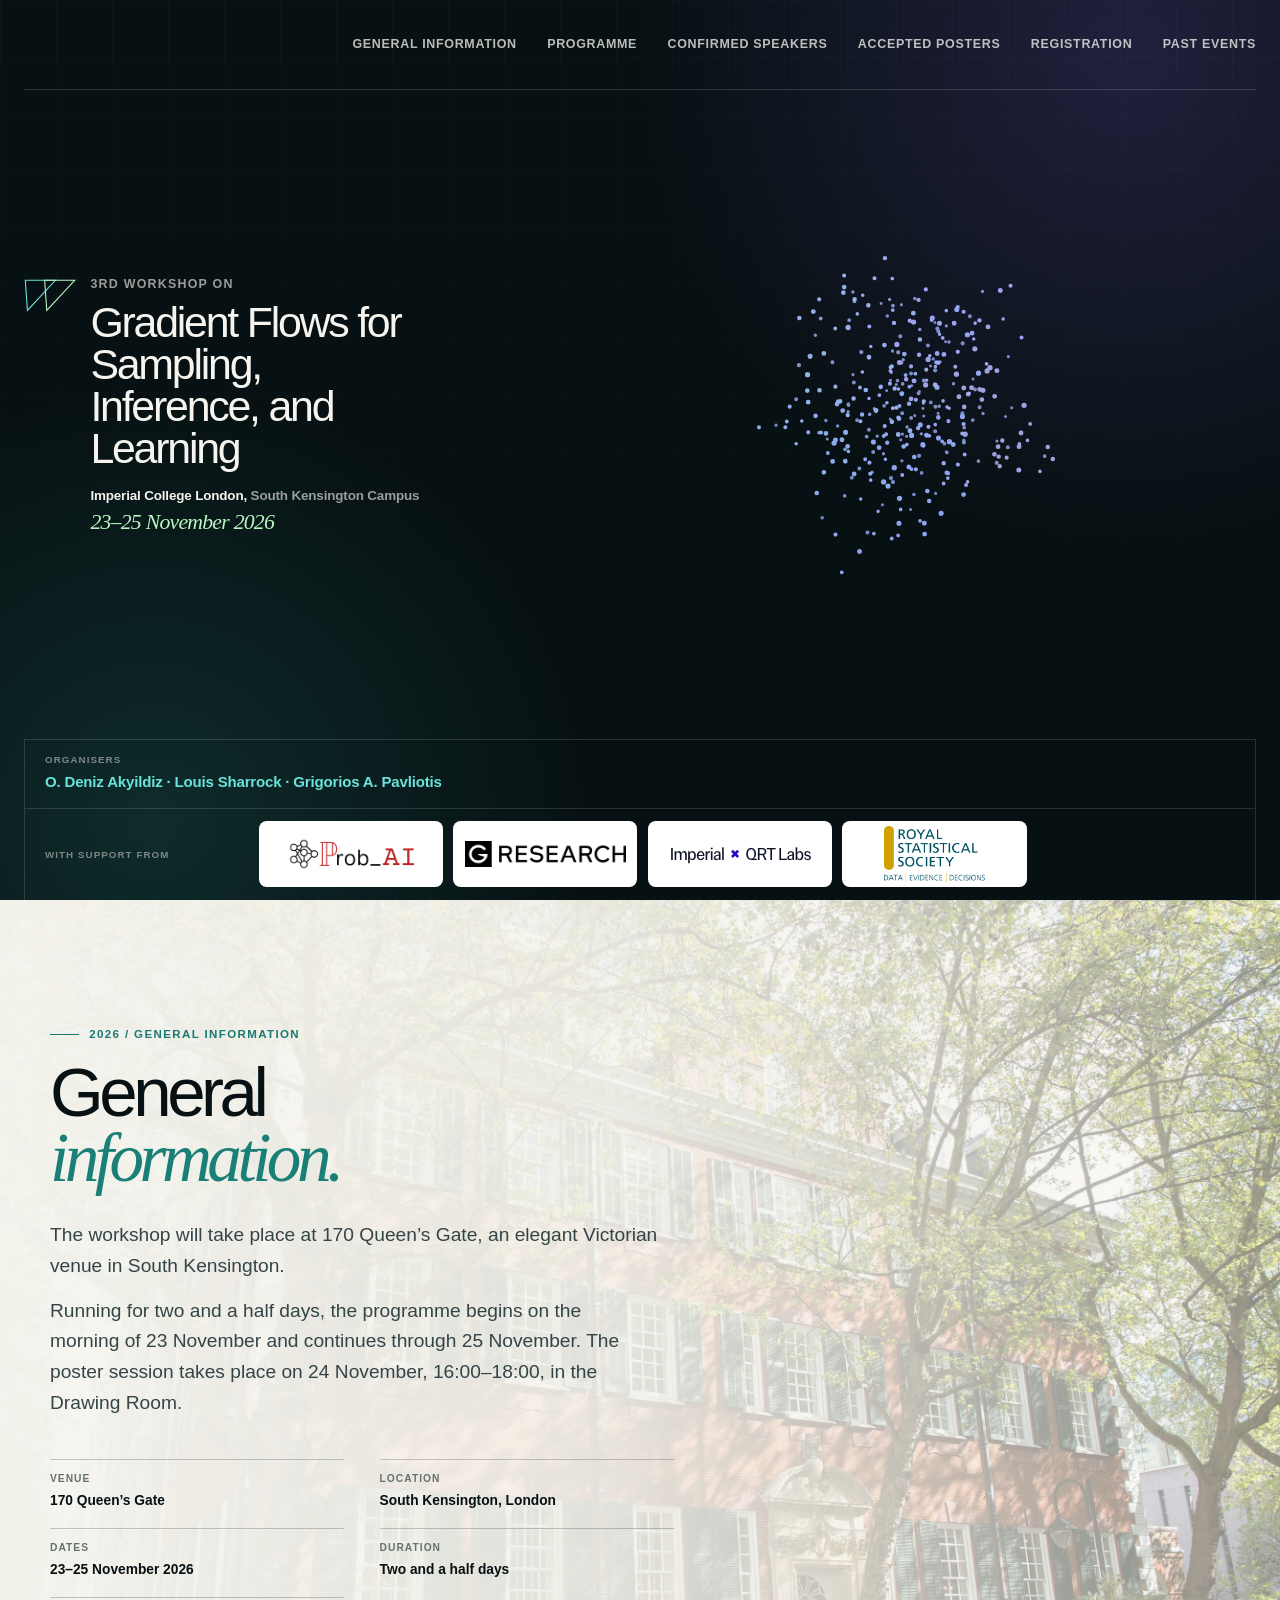
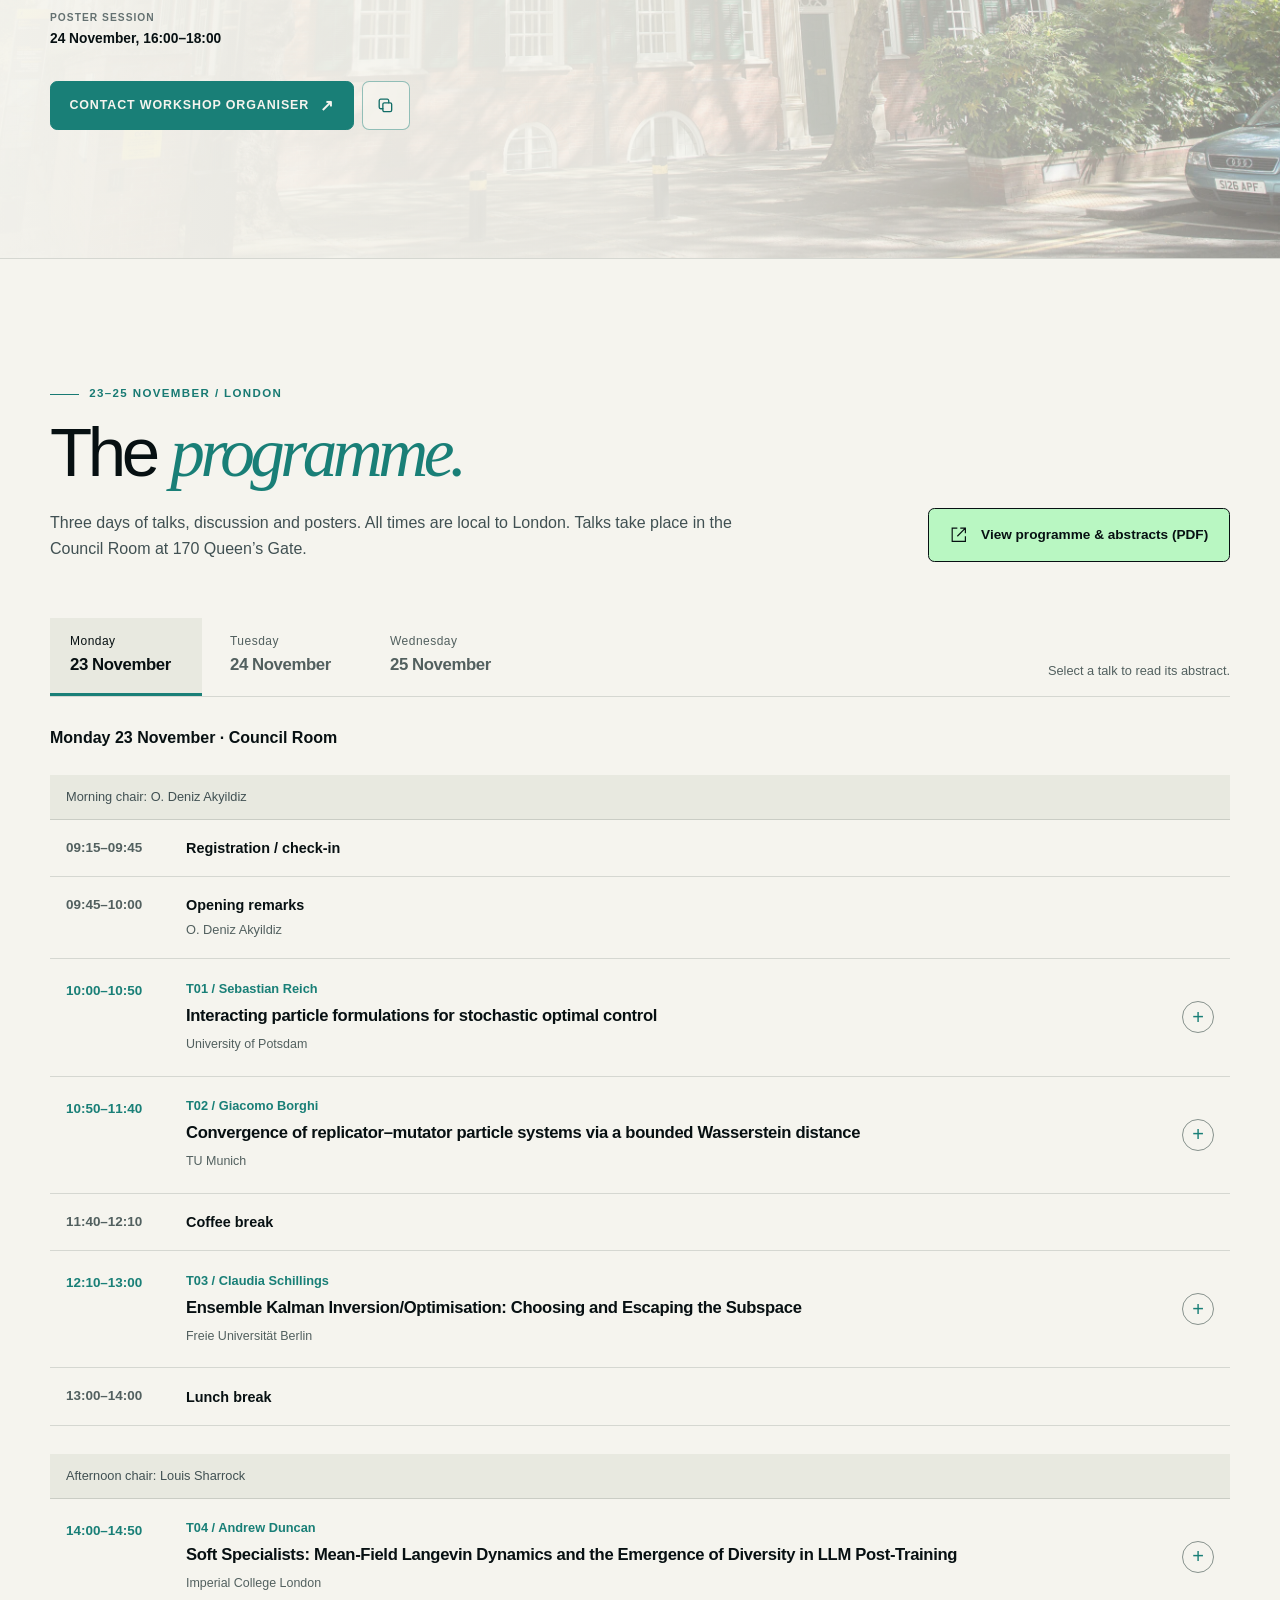
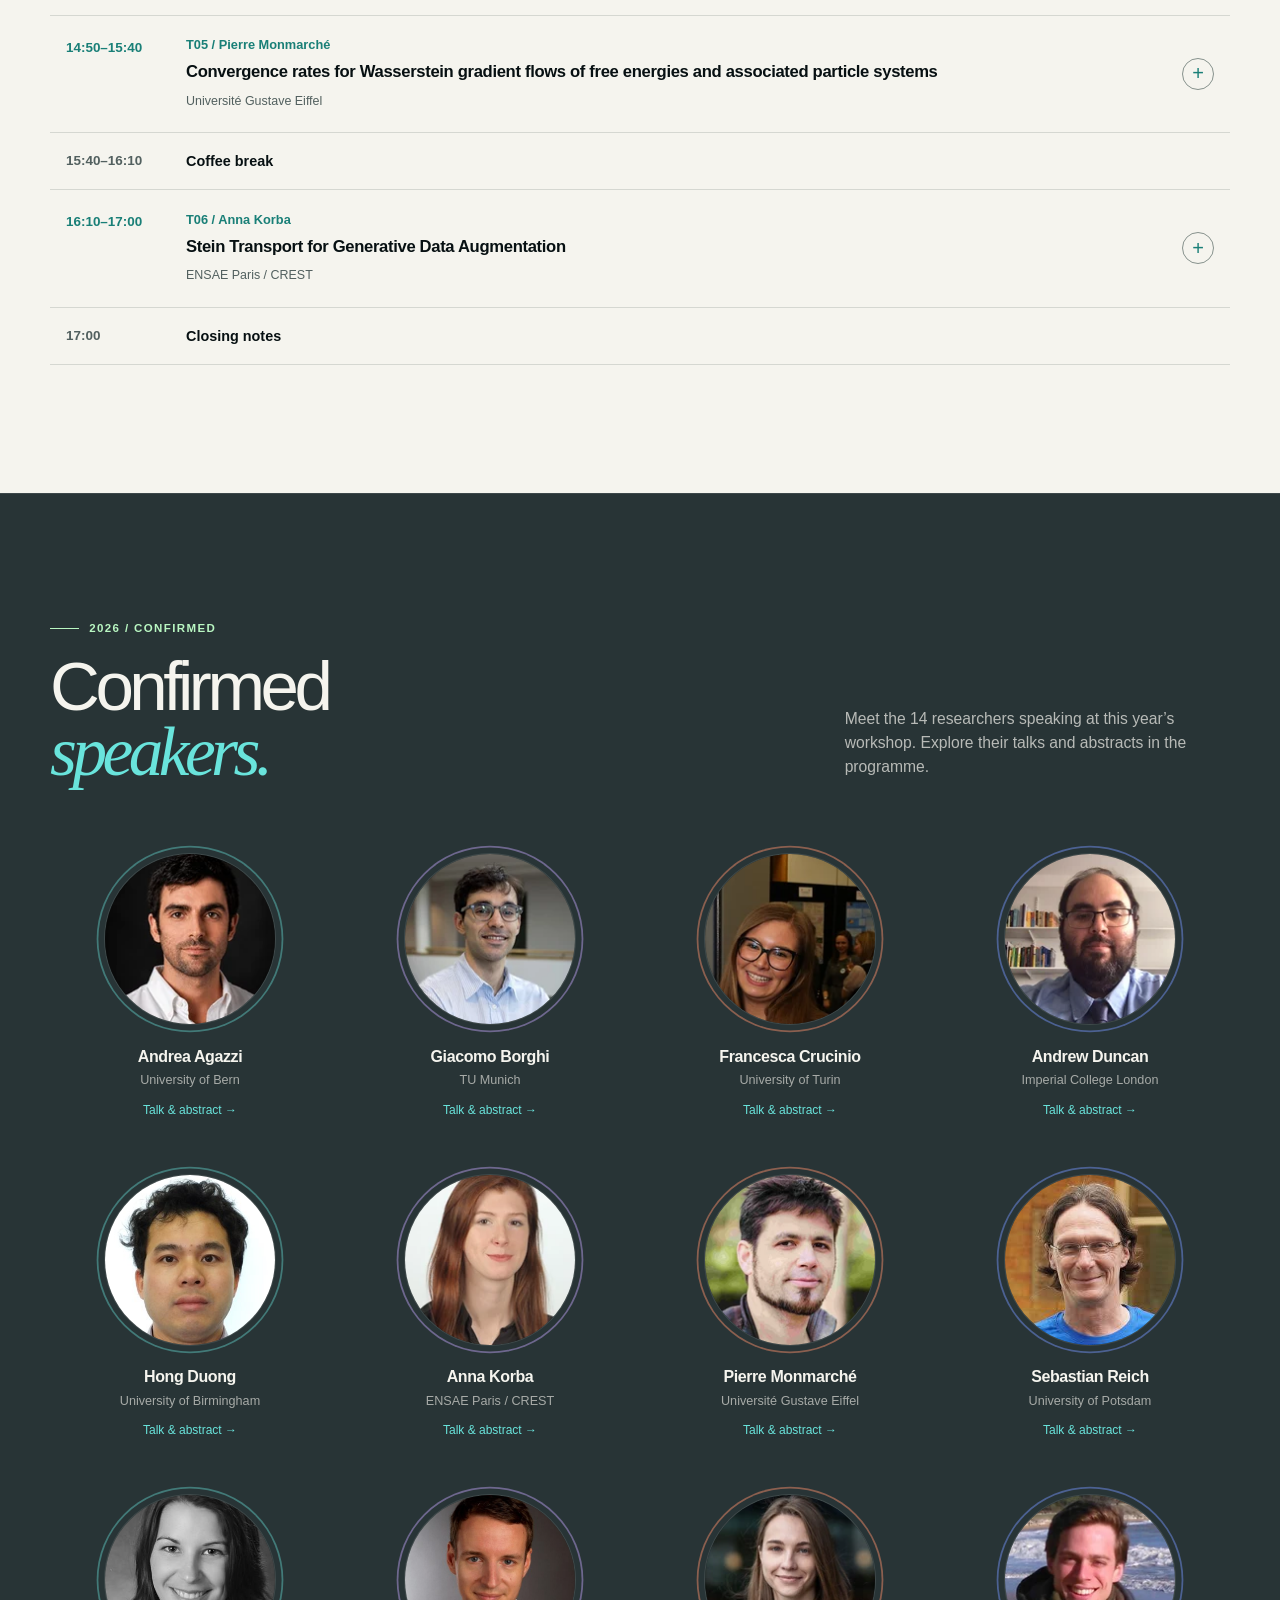
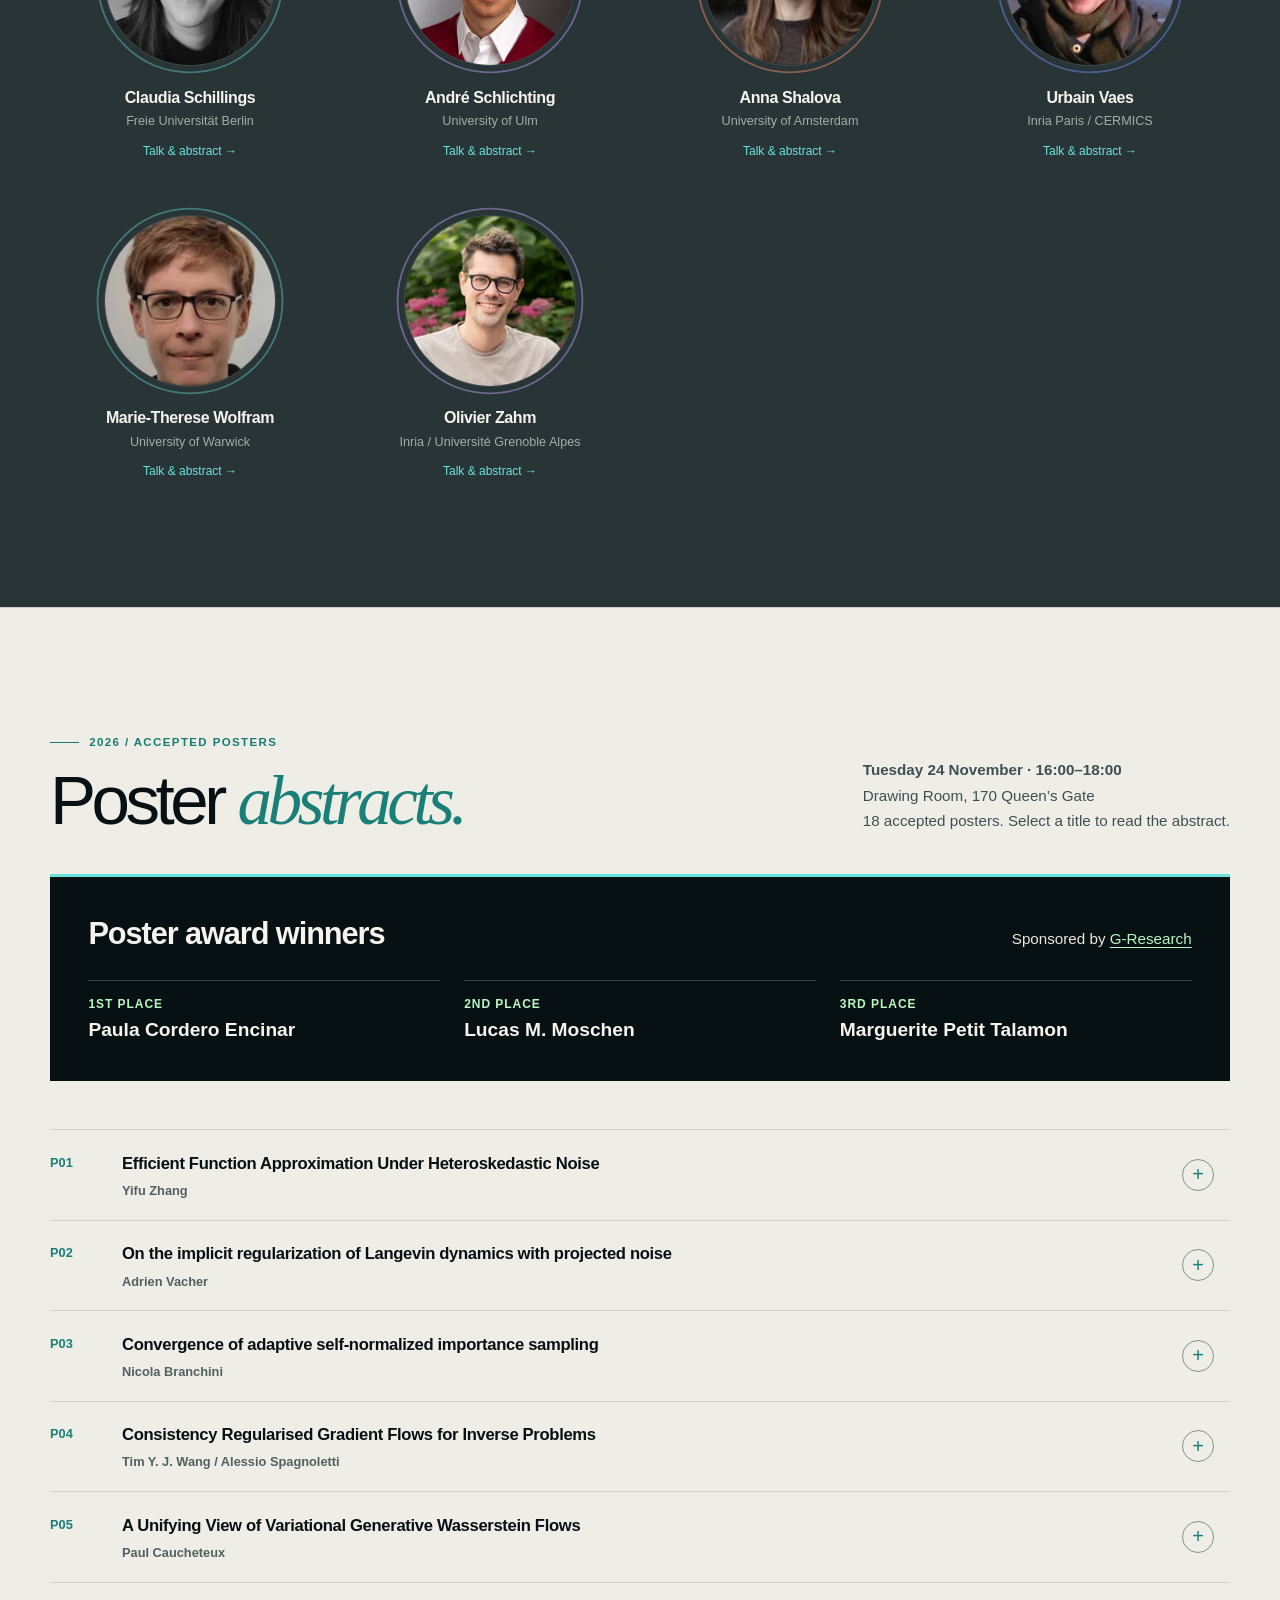
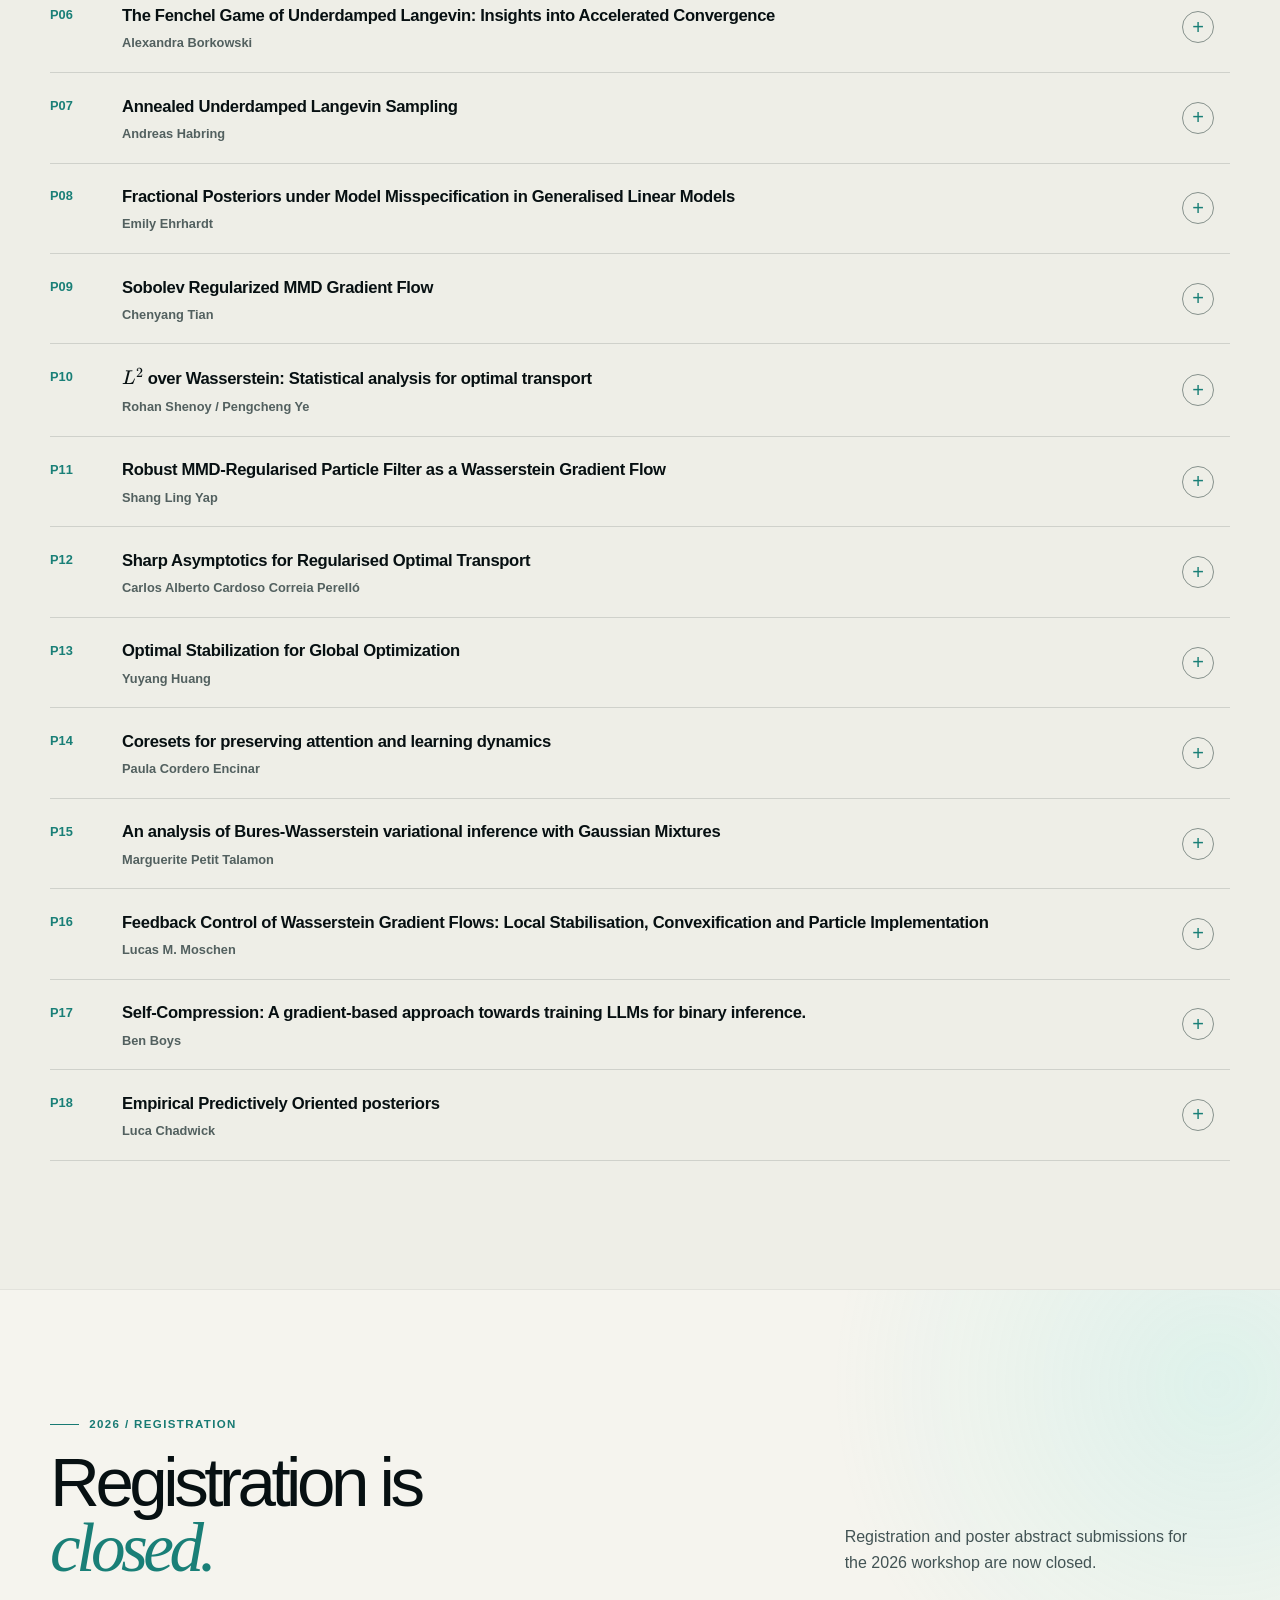
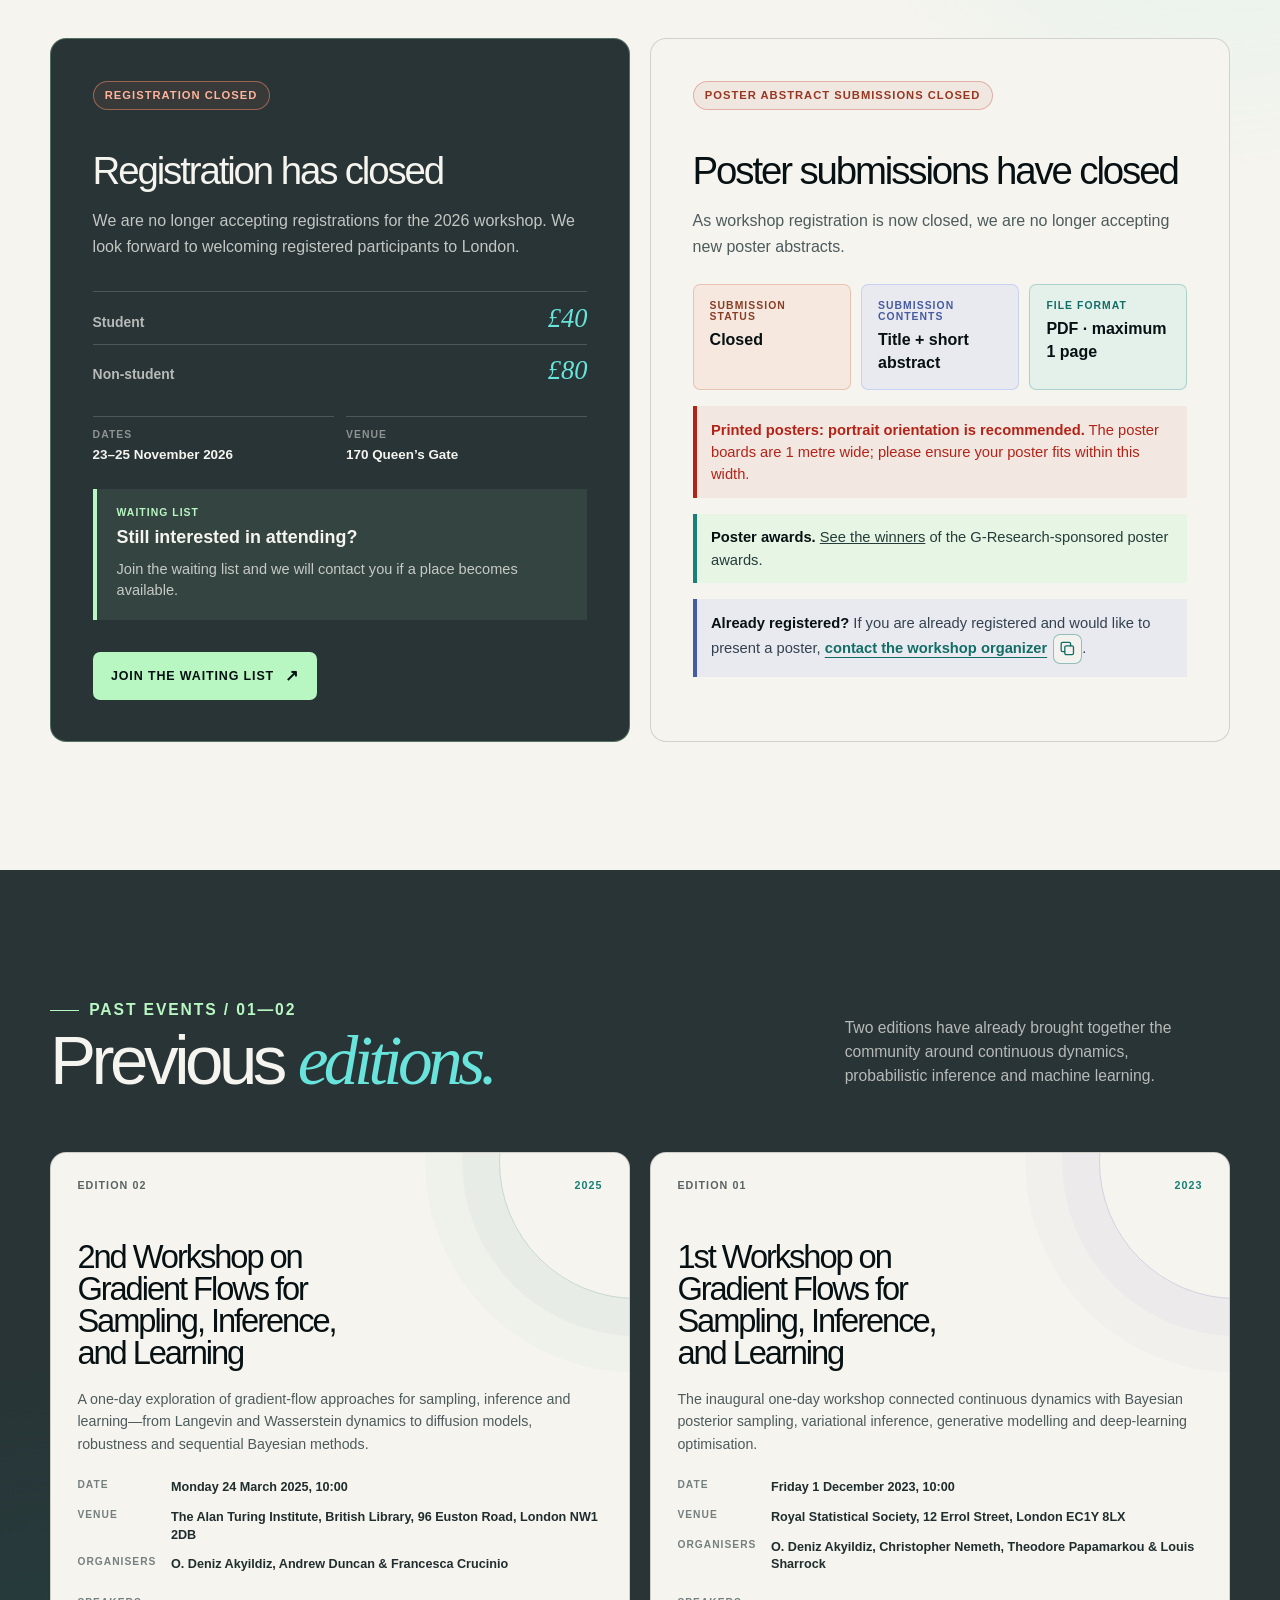
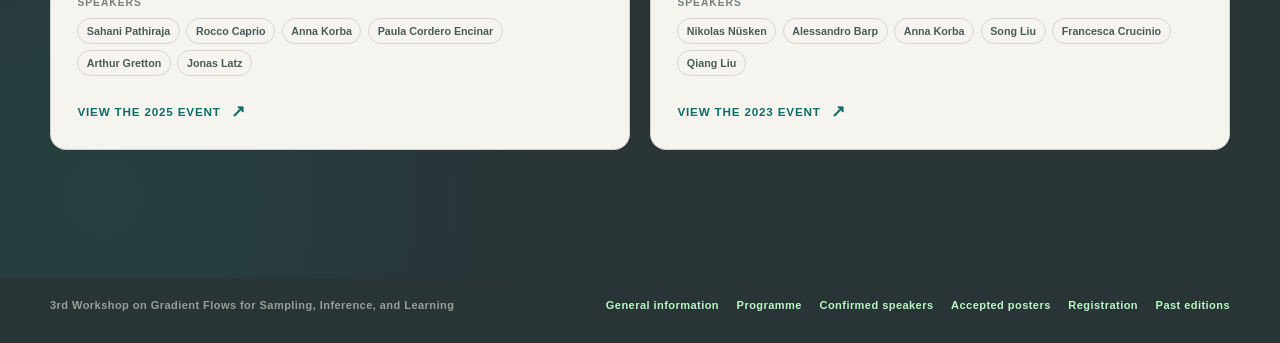
<file: index.html>
<!doctype html>
<html lang="en">
  <head>
    <meta charset="UTF-8" />
    <meta name="viewport" content="width=device-width, initial-scale=1.0" />
    <meta
      name="description"
      content="Programme, talk abstracts and accepted posters for the 3rd Workshop on Gradient Flows for Sampling, Inference, and Learning, 23–25 November 2026 at Imperial College London."
    />
    <meta name="theme-color" content="#071012" />
    <title>3rd Workshop on Gradient Flows — 2026</title>
    <style>
      :root {
        --ink: #071012;
        --ink-soft: #0c1b1d;
        --charcoal: #283436;
        --charcoal-soft: #202c2e;
        --paper: #f5f4ee;
        --paper-soft: #e8e9e0;
        --mint: #b9f7c2;
        --aqua: #69e4dc;
        --blue: #7797ff;
        --lilac: #c6a8ff;
        --coral: #ff926d;
        --line-dark: rgba(238, 249, 239, 0.14);
        --line-light: rgba(7, 16, 18, 0.13);
        --sans: "Space Grotesk", "Avenir Next", Avenir, "Segoe UI", Helvetica, Arial, sans-serif;
        --display: "Iowan Old Style", "Baskerville", "Times New Roman", serif;
      }

      * {
        box-sizing: border-box;
      }

      html {
        scroll-behavior: smooth;
      }

      body {
        min-width: 320px;
        margin: 0;
        background: var(--paper);
        color: var(--ink);
        font-family: var(--sans);
        -webkit-font-smoothing: antialiased;
        text-rendering: optimizeLegibility;
      }

      body::selection {
        background: var(--aqua);
        color: var(--ink);
      }

      a {
        color: inherit;
      }

      .sr-only {
        position: absolute;
        width: 1px;
        height: 1px;
        padding: 0;
        overflow: hidden;
        clip: rect(0, 0, 0, 0);
        white-space: nowrap;
        border: 0;
      }

      button,
      a {
        -webkit-tap-highlight-color: transparent;
      }

      .skip-link {
        position: fixed;
        z-index: 100;
        top: 1rem;
        left: 1rem;
        padding: 0.75rem 1rem;
        transform: translateY(-180%);
        border-radius: 0.4rem;
        background: var(--mint);
        color: var(--ink);
        font-weight: 700;
        text-decoration: none;
      }

      .skip-link:focus {
        transform: translateY(0);
      }

      .site-header {
        position: absolute;
        z-index: 20;
        top: 0;
        right: 0;
        left: 0;
        color: var(--paper);
      }

      .nav-wrap {
        position: relative;
        display: flex;
        width: min(100% - 3rem, 1280px);
        min-height: 5.6rem;
        margin: 0 auto;
        align-items: center;
        justify-content: flex-end;
        border-bottom: 1px solid rgba(245, 244, 238, 0.16);
      }

      .nav-links {
        display: flex;
        gap: 1.9rem;
        align-items: center;
      }

      .nav-links a {
        position: relative;
        color: rgba(245, 244, 238, 0.76);
        font-size: 0.78rem;
        font-weight: 650;
        letter-spacing: 0.055em;
        text-decoration: none;
        text-transform: uppercase;
        transition: color 180ms ease;
      }

      .nav-links a::after {
        position: absolute;
        right: 0;
        bottom: -0.45rem;
        left: 0;
        height: 1px;
        transform: scaleX(0);
        transform-origin: left;
        background: var(--mint);
        content: "";
        transition: transform 180ms ease;
      }

      .nav-links a:hover,
      .nav-links a:focus-visible {
        color: var(--paper);
      }

      .nav-links a:hover::after,
      .nav-links a:focus-visible::after {
        transform: scaleX(1);
      }

      .menu-toggle {
        display: none;
        width: 2.8rem;
        height: 2.8rem;
        padding: 0;
        border: 1px solid rgba(245, 244, 238, 0.45);
        border-radius: 50%;
        background: transparent;
        color: var(--paper);
      }

      .menu-toggle span,
      .menu-toggle::before,
      .menu-toggle::after {
        display: block;
        width: 1.05rem;
        height: 1px;
        margin: 0 auto;
        background: currentColor;
        content: "";
        transition: transform 180ms ease, opacity 180ms ease;
      }

      .menu-toggle::before {
        transform: translateY(-0.26rem);
      }

      .menu-toggle::after {
        transform: translateY(0.26rem);
      }

      .menu-toggle[aria-expanded="true"] span {
        opacity: 0;
      }

      .menu-toggle[aria-expanded="true"]::before {
        transform: translateY(1px) rotate(45deg);
      }

      .menu-toggle[aria-expanded="true"]::after {
        transform: translateY(-1px) rotate(-45deg);
      }

      .hero {
        position: relative;
        display: grid;
        overflow: hidden;
        min-height: 100svh;
        grid-template-rows: minmax(0, 1fr) auto;
        background:
          radial-gradient(circle at 12% 91%, rgba(31, 106, 100, 0.3), transparent 28rem),
          radial-gradient(circle at 88% 6%, rgba(72, 58, 130, 0.38), transparent 31rem),
          var(--ink);
        color: var(--paper);
      }

      .hero::before {
        position: absolute;
        inset: 0;
        pointer-events: none;
        background-image: linear-gradient(rgba(245, 244, 238, 0.025) 1px, transparent 1px),
          linear-gradient(90deg, rgba(245, 244, 238, 0.025) 1px, transparent 1px);
        background-size: 3.5rem 3.5rem;
        content: "";
        mask-image: linear-gradient(to bottom, black, transparent 88%);
      }

      .hero-inner {
        position: relative;
        display: grid;
        width: min(100% - 3rem, 1280px);
        min-height: 0;
        margin: 0 auto;
        padding: 6.15rem 0 1.6rem;
        grid-template-columns: minmax(0, 0.84fr) minmax(24rem, 1.16fr);
        gap: clamp(1.25rem, 2.6vw, 2.8rem);
        align-items: center;
      }

      .eyebrow,
      .section-label {
        display: flex;
        gap: 0.65rem;
        align-items: center;
        margin: 0 0 1.15rem;
        color: var(--mint);
        font-size: 0.72rem;
        font-weight: 750;
        letter-spacing: 0.12em;
        line-height: 1.2;
        text-transform: uppercase;
      }

      .eyebrow::before,
      .section-label::before {
        width: 1.8rem;
        height: 1px;
        background: currentColor;
        content: "";
      }

      .hero h1 {
        max-width: 13.8ch;
        margin: 0;
        font-size: clamp(2.25rem, 3.35vw, 3.95rem);
        font-weight: 520;
        letter-spacing: -0.052em;
        line-height: 0.98;
      }

      .hero-title-block {
        display: grid;
        grid-template-columns: 3.25rem minmax(0, 1fr);
        gap: 0.9rem;
        align-items: start;
      }

      .hero-copy {
        position: relative;
        z-index: 2;
      }

      .event-logo {
        position: relative;
        display: block;
        width: 3.25rem;
        height: 3rem;
        margin-top: 0.12rem;
        color: var(--aqua);
      }

      .event-logo svg {
        display: block;
        width: 100%;
        height: auto;
        overflow: visible;
      }

      .event-logo .second-triangle {
        stroke: var(--mint);
      }

      .title-prelude {
        display: block;
        margin-bottom: 0.55rem;
        color: rgba(245, 244, 238, 0.62);
        font-size: 0.29em;
        font-weight: 780;
        letter-spacing: 0.1em;
        line-height: 1.2;
        text-transform: uppercase;
      }

      .hero-event-line {
        max-width: 37rem;
        margin: 1.1rem 0 0 4.15rem;
        color: rgba(245, 244, 238, 0.8);
        font-size: clamp(0.82rem, 1.05vw, 0.98rem);
        font-weight: 630;
        letter-spacing: -0.012em;
        line-height: 1.45;
      }

      .hero-event-line .event-venue {
        color: var(--paper);
      }

      .hero-event-line .event-campus {
        color: rgba(245, 244, 238, 0.62);
      }

      .hero-date-line {
        margin: 0.26rem 0 0 4.15rem;
        color: var(--mint);
        font-family: var(--display);
        font-size: clamp(1.15rem, 1.7vw, 1.55rem);
        font-style: italic;
        font-weight: 400;
        letter-spacing: -0.035em;
        line-height: 1.12;
        white-space: nowrap;
      }

      .hero-facts {
        position: relative;
        z-index: 2;
        display: grid;
        width: min(100% - 3rem, 1280px);
        margin: 0 auto;
        border-top: 1px solid var(--line-dark);
        border-right: 1px solid var(--line-dark);
        border-left: 1px solid var(--line-dark);
        grid-template-columns: 1fr;
      }

      .hero-facts > div {
        min-width: 0;
        padding: 0.92rem 1.25rem 1rem;
        border-right: 0;
      }

      .hero-facts > div:last-child {
        border-right: 0;
      }

      .hero-facts dt {
        color: rgba(245, 244, 238, 0.48);
        font-size: 0.61rem;
        font-weight: 780;
        letter-spacing: 0.11em;
        text-transform: uppercase;
      }

      .hero-facts dd {
        margin: 0.4rem 0 0;
        color: rgba(245, 244, 238, 0.96);
        font-size: clamp(0.83rem, 1.05vw, 0.99rem);
        font-weight: 630;
        letter-spacing: -0.012em;
        line-height: 1.36;
      }

      .hero-facts .fact-organisers dd {
        color: var(--aqua);
        font-size: clamp(0.94rem, 1.15vw, 1.08rem);
      }

      .hero-facts .fact-sponsors {
        display: grid;
        padding: 0.76rem 1.25rem 0.82rem;
        gap: 0.75rem 1.15rem;
        align-items: center;
        border-top: 1px solid var(--line-dark);
        grid-template-columns: minmax(7.3rem, 0.2fr) minmax(0, 1fr);
      }

      .hero-facts .fact-sponsors dd {
        margin: 0;
      }

      .hero-sponsor-strip {
        display: grid;
        width: min(100%, 48rem);
        align-items: stretch;
        column-gap: 0.65rem;
        grid-template-columns: repeat(4, minmax(0, 1fr));
      }

      .hero-sponsor-mark {
        display: flex;
        width: 100%;
        height: 4.1rem;
        min-height: 4.1rem;
        padding: 0.68rem 0.72rem;
        min-width: 0;
        align-items: center;
        border-radius: 0.48rem;
        background: #fff;
        justify-content: center;
        text-decoration: none;
      }

      .hero-sponsor-mark:focus-visible {
        outline: 2px solid #126d67;
        outline-offset: 0.22rem;
      }

      .hero-sponsor-mark--prob-ai {
        justify-self: stretch;
      }

      .hero-sponsor-mark--g-research {
        justify-self: stretch;
      }

      .hero-sponsor-mark img {
        display: block;
        width: 100%;
        height: auto;
      }

      .hero-sponsor-mark--prob-ai img {
        max-width: 8.75rem;
      }

      .hero-sponsor-mark--g-research img {
        max-width: 10.75rem;
      }

      .hero-sponsor-mark--rss img {
        width: auto;
        max-width: 100%;
        max-height: 3.5rem;
      }

      .hero-sponsor-mark--qrt {
        padding: 0.3rem 0.45rem;
        overflow: hidden;
        background: #fff;
      }

      .hero-sponsor-mark--qrt img {
        width: auto;
        max-width: 100%;
        max-height: 3.5rem;
      }

      .information-note {
        max-width: 34rem;
        margin: 1.6rem 0 0;
        color: #405052;
        font-size: clamp(1rem, 1.5vw, 1.18rem);
        line-height: 1.55;
      }

      .accepted-speakers {
        border-top: 1px solid rgba(245, 244, 238, 0.1);
        background: var(--charcoal);
        color: var(--paper);
      }

      .accepted-speakers .section-label {
        color: var(--mint);
      }

      .accepted-speakers .section-title {
        color: var(--paper);
      }

      .accepted-speakers .section-title em {
        color: var(--aqua);
      }

      .accepted-heading {
        display: grid;
        gap: 1.5rem;
        grid-template-columns: minmax(0, 1fr) minmax(14rem, 0.5fr);
        align-items: end;
      }

      .accepted-heading > p {
        max-width: 23rem;
        margin: 0 0 0.35rem;
        color: rgba(245, 244, 238, 0.7);
        font-size: 0.98rem;
        line-height: 1.55;
      }

      .speaker-grid {
        display: grid;
        margin-top: 4.25rem;
        gap: 3.5rem 1.25rem;
        grid-template-columns: repeat(4, minmax(0, 1fr));
      }

      .speaker-card {
        min-width: 0;
        text-align: center;
      }

      .speaker-portrait {
        width: clamp(8.25rem, 14vw, 10.75rem);
        aspect-ratio: 1;
        margin: 0 auto;
        overflow: hidden;
        border: 1px solid rgba(245, 244, 238, 0.14);
        border-radius: 50%;
        background: var(--charcoal-soft);
        box-shadow: 0 0 0 0.35rem var(--charcoal), 0 0 0 0.46rem rgba(105, 228, 220, 0.4);
      }

      .speaker-portrait img {
        display: block;
        width: 100%;
        height: 100%;
        object-fit: cover;
        object-position: var(--object-position, 50% 38%);
      }

      .speaker-card:nth-child(4n + 2) .speaker-portrait {
        box-shadow: 0 0 0 0.35rem var(--charcoal), 0 0 0 0.46rem rgba(198, 168, 255, 0.44);
      }

      .speaker-card:nth-child(4n + 3) .speaker-portrait {
        box-shadow: 0 0 0 0.35rem var(--charcoal), 0 0 0 0.46rem rgba(255, 146, 109, 0.46);
      }

      .speaker-card:nth-child(4n + 4) .speaker-portrait {
        box-shadow: 0 0 0 0.35rem var(--charcoal), 0 0 0 0.46rem rgba(119, 151, 255, 0.46);
      }

      .speaker-card h3 {
        margin: 1.35rem 0 0.35rem;
        color: var(--paper);
        font-size: 1rem;
        font-weight: 720;
        letter-spacing: -0.025em;
        line-height: 1.2;
      }

      .speaker-card p {
        max-width: 16rem;
        margin: 0 auto;
        color: rgba(245, 244, 238, 0.62);
        font-size: 0.79rem;
        line-height: 1.45;
      }

      .venue-section {
        position: relative;
        display: flex;
        min-height: clamp(31rem, 52vw, 42rem);
        overflow: hidden;
        align-items: center;
        isolation: isolate;
        background-color: var(--paper);
        background-image:
          linear-gradient(90deg, rgba(245, 244, 238, 0.98) 0%, rgba(245, 244, 238, 0.91) 48%, rgba(245, 244, 238, 0.5) 100%),
          url("venue_assets/170QG_entrance.png");
        background-position: center;
        background-size: cover;
        color: var(--ink);
      }

      .venue-section .container {
        position: relative;
        z-index: 1;
      }

      .venue-copy {
        max-width: 45rem;
      }

      .venue-section .section-label {
        color: #187a73;
      }

      .venue-section .section-title {
        max-width: 11ch;
        color: var(--ink);
      }

      .venue-section .section-title em {
        color: #197f77;
      }

      .venue-lede {
        display: block;
        margin-bottom: 0.65rem;
        color: #126d67;
        font-family: var(--display);
        font-size: clamp(1.45rem, 2.2vw, 2rem);
        font-style: italic;
        line-height: 1.1;
      }

      .venue-description {
        max-width: 39rem;
        margin: 1.8rem 0 0;
        color: #344547;
        font-size: clamp(1.05rem, 1.5vw, 1.2rem);
        line-height: 1.6;
      }

      .venue-description + .venue-description {
        max-width: 37rem;
        margin-top: 0.9rem;
      }

      .venue-meta {
        display: grid;
        max-width: 39rem;
        margin: 2.5rem 0 0;
        gap: 1.1rem 2.2rem;
        grid-template-columns: repeat(2, minmax(0, 1fr));
      }

      .venue-meta div {
        padding-top: 0.85rem;
        border-top: 1px solid rgba(7, 16, 18, 0.22);
      }

      .venue-meta dt {
        color: #647171;
        font-size: 0.64rem;
        font-weight: 800;
        letter-spacing: 0.1em;
        text-transform: uppercase;
      }

      .venue-meta dd {
        margin: 0.42rem 0 0;
        color: var(--ink);
        font-size: 0.86rem;
        font-weight: 650;
        line-height: 1.4;
      }

      .contact-actions {
        display: flex;
        margin-top: 2rem;
        align-items: stretch;
        gap: 0.5rem;
        flex-wrap: wrap;
      }

      .venue-contact {
        display: inline-flex;
        padding: 0.9rem 1.15rem;
        align-items: center;
        gap: 0.7rem;
        border: 1px solid #197f77;
        border-radius: 0.45rem;
        background: #197f77;
        color: var(--paper);
        cursor: pointer;
        font: inherit;
        font-size: 0.78rem;
        font-weight: 850;
        letter-spacing: 0.07em;
        text-decoration: none;
        text-transform: uppercase;
        transition: background 160ms ease, color 160ms ease;
      }

      .venue-contact::after {
        content: "↗";
        font-size: 1rem;
      }

      .venue-contact:hover,
      .venue-contact:focus-visible {
        background: transparent;
        color: #126d67;
      }

      .email-copy {
        display: inline-flex;
        width: 3rem;
        min-height: 3rem;
        padding: 0.65rem;
        align-items: center;
        justify-content: center;
        border: 1px solid rgba(25, 127, 119, 0.45);
        border-radius: 0.45rem;
        background: rgba(245, 244, 238, 0.8);
        color: #126d67;
        cursor: pointer;
        transition: background 160ms ease, border-color 160ms ease, color 160ms ease;
      }

      .email-copy:hover,
      .email-copy:focus-visible,
      .email-copy.is-copied {
        border-color: #197f77;
        background: #197f77;
        color: var(--paper);
      }

      .email-copy svg {
        width: 1.1rem;
        height: 1.1rem;
        fill: none;
        stroke: currentColor;
        stroke-linecap: round;
        stroke-linejoin: round;
        stroke-width: 1.8;
      }

      .email-copy .copy-check,
      .email-copy.is-copied .copy-pages {
        display: none;
      }

      .email-copy.is-copied .copy-check {
        display: block;
      }

      .measure-stage {
        position: relative;
        z-index: 1;
        margin: 0;
        min-height: clamp(24rem, 60svh, 34rem);
        contain: layout;
      }

      #measure-canvas {
        position: absolute;
        inset: 0;
        display: block;
        width: 100%;
        height: 100%;
        pointer-events: none;
      }

      .section {
        padding: clamp(5rem, 10vw, 9.5rem) 0;
      }

      .container {
        width: min(100% - 3rem, 1180px);
        margin: 0 auto;
      }

      .section-label {
        color: #187a73;
      }

      .section-title {
        max-width: 13ch;
        margin: 0;
        font-size: clamp(2.5rem, 5.4vw, 5rem);
        font-weight: 480;
        letter-spacing: -0.065em;
        line-height: 0.94;
      }

      .section-title em {
        color: #197f77;
        font-family: var(--display);
        font-style: italic;
        font-weight: 400;
      }

      .registration-section {
        border-top: 1px solid rgba(7, 16, 18, 0.08);
        background:
          radial-gradient(circle at 95% 8%, rgba(105, 228, 220, 0.16), transparent 24rem),
          var(--paper);
      }

      .registration-heading {
        display: grid;
        gap: 1.5rem;
        grid-template-columns: minmax(0, 1fr) minmax(14rem, 0.5fr);
        align-items: end;
      }

      .registration-heading > p {
        max-width: 23rem;
        margin: 0 0 0.35rem;
        color: #425354;
        font-size: 1rem;
        line-height: 1.6;
      }

      .registration-grid {
        display: grid;
        margin-top: 3.6rem;
        gap: 1.25rem;
        grid-template-columns: repeat(2, minmax(0, 1fr));
      }

      .registration-card {
        display: flex;
        min-width: 0;
        min-height: 26rem;
        padding: clamp(1.5rem, 3.5vw, 2.6rem);
        flex-direction: column;
        border: 1px solid rgba(7, 16, 18, 0.15);
        border-radius: 1rem;
        background: var(--paper);
      }

      .registration-card--primary {
        border-color: rgba(185, 247, 194, 0.3);
        background: var(--charcoal);
        color: var(--paper);
      }

      .registration-status {
        width: fit-content;
        margin: 0 0 2.6rem;
        padding: 0.42rem 0.7rem;
        border: 1px solid rgba(25, 127, 119, 0.35);
        border-radius: 999px;
        color: #126d67;
        font-size: 0.7rem;
        font-weight: 850;
        letter-spacing: 0.09em;
        line-height: 1.2;
        text-transform: uppercase;
      }

      .registration-card--primary .registration-status {
        border-color: rgba(185, 247, 194, 0.42);
        color: var(--mint);
      }

      .registration-status--closed {
        border-color: rgba(180, 35, 24, 0.28);
        background: rgba(180, 35, 24, 0.06);
        color: #963721;
      }

      .registration-card--primary .registration-status--closed {
        border-color: rgba(255, 146, 109, 0.5);
        background: rgba(255, 146, 109, 0.08);
        color: #ffb49b;
      }

      .registration-card h3 {
        margin: 0;
        font-size: clamp(1.7rem, 3vw, 2.7rem);
        font-weight: 500;
        letter-spacing: -0.055em;
        line-height: 1;
      }

      .registration-card > p:not(.registration-status, .poster-registration-note, .poster-awards, .poster-board-note, .poster-subject, .email-hint) {
        max-width: 34rem;
        margin: 1.15rem 0 0;
        color: #4d5b5c;
        font-size: 1rem;
        line-height: 1.6;
      }

      .registration-card--primary > p:not(.registration-status) {
        color: rgba(245, 244, 238, 0.76);
      }

      .price-list {
        display: grid;
        margin: 2rem 0;
        gap: 0.75rem;
      }

      .price-list div {
        display: flex;
        padding-top: 0.8rem;
        align-items: baseline;
        justify-content: space-between;
        gap: 1rem;
        border-top: 1px solid rgba(245, 244, 238, 0.18);
      }

      .price-list dt {
        color: rgba(245, 244, 238, 0.7);
        font-size: 0.87rem;
        font-weight: 650;
      }

      .price-list dd {
        margin: 0;
        color: var(--aqua);
        font-family: var(--display);
        font-size: 1.65rem;
        font-style: italic;
        line-height: 1;
      }

      .registration-context {
        display: grid;
        margin: 0 0 1.5rem;
        gap: 0.75rem;
        grid-template-columns: repeat(2, minmax(0, 1fr));
      }

      .registration-context div {
        padding-top: 0.75rem;
        border-top: 1px solid rgba(245, 244, 238, 0.18);
      }

      .registration-context dt {
        color: rgba(245, 244, 238, 0.5);
        font-size: 0.65rem;
        font-weight: 800;
        letter-spacing: 0.1em;
        text-transform: uppercase;
      }

      .registration-context dd {
        margin: 0.4rem 0 0;
        color: var(--paper);
        font-size: 0.84rem;
        font-weight: 650;
        line-height: 1.4;
      }

      .registration-window {
        margin: auto 0;
        padding: 1.1rem 1.25rem;
        border-left: 0.25rem solid var(--mint);
        background: rgba(185, 247, 194, 0.08);
      }

      .registration-window span {
        display: block;
        margin-bottom: 0.5rem;
        color: var(--mint);
        font-size: 0.65rem;
        font-weight: 850;
        letter-spacing: 0.1em;
        text-transform: uppercase;
      }

      .registration-window strong {
        display: block;
        color: var(--paper);
        font-size: 1.12rem;
        font-weight: 750;
        line-height: 1.3;
      }

      .registration-window p {
        margin: 0.6rem 0 0;
        color: rgba(245, 244, 238, 0.76);
        font-size: 0.91rem;
        line-height: 1.5;
      }

      .registration-link {
        display: inline-flex;
        width: fit-content;
        margin-top: auto;
        padding: 0.9rem 1.15rem;
        align-items: center;
        gap: 0.65rem;
        border-radius: 0.45rem;
        background: var(--mint);
        color: var(--ink);
        font-size: 0.78rem;
        font-weight: 850;
        letter-spacing: 0.07em;
        text-decoration: none;
        text-transform: uppercase;
      }

      .registration-card--primary .registration-link {
        margin-top: 2rem;
      }

      .registration-link::after {
        content: "↗";
        font-size: 1rem;
      }

      .registration-link:hover,
      .registration-link:focus-visible {
        background: var(--aqua);
        text-decoration: underline;
        text-underline-offset: 0.22rem;
      }

      .poster-email {
        padding: 0;
        border: 0;
        background: transparent;
        color: #126d67;
        cursor: pointer;
        font: inherit;
        font-weight: 750;
        text-decoration: underline;
        text-underline-offset: 0.22rem;
      }

      .poster-email:hover,
      .poster-email:focus-visible {
        color: #004d49;
      }

      .email-copy--inline {
        width: 1.85rem;
        min-height: 1.85rem;
        margin-left: 0.35rem;
        padding: 0.32rem;
        vertical-align: middle;
      }

      .email-hint {
        max-width: 35rem;
        margin: 0.7rem 0 0;
        color: #425354;
        font-size: 0.86rem;
        line-height: 1.5;
      }

      .poster-requirements {
        display: grid;
        grid-template-columns: repeat(3, minmax(0, 1fr));
        margin: 1.55rem 0 0;
        gap: 0.65rem;
      }

      .poster-deadline,
      .poster-contents,
      .poster-format {
        margin: 0;
        padding: 0.9rem 1rem;
        border-radius: 0.45rem;
      }

      .poster-deadline {
        border: 1px solid rgba(188, 78, 43, 0.24);
        background: rgba(255, 146, 109, 0.12);
      }

      .poster-format {
        border: 1px solid rgba(25, 127, 119, 0.28);
        background: rgba(77, 217, 209, 0.1);
      }

      .poster-contents {
        border: 1px solid rgba(119, 151, 255, 0.3);
        background: rgba(119, 151, 255, 0.1);
      }

      .poster-deadline span,
      .poster-contents span,
      .poster-format span {
        display: block;
        margin-bottom: 0.4rem;
        font-size: 0.65rem;
        font-weight: 850;
        letter-spacing: 0.1em;
        text-transform: uppercase;
      }

      .poster-deadline span {
        color: #8a3d26;
      }

      .poster-format span {
        color: #126d67;
      }

      .poster-contents span {
        color: #465ba0;
      }

      .poster-deadline strong,
      .poster-contents strong,
      .poster-format strong {
        color: var(--ink);
        font-size: 1rem;
        line-height: 1.45;
      }

      .poster-winners {
        margin-top: 2.5rem;
        padding: clamp(1.5rem, 3vw, 2.5rem);
        background: var(--ink);
        color: var(--paper);
        border-top: 3px solid var(--aqua);
      }
      .poster-winners-header {
        display: flex;
        align-items: baseline;
        justify-content: space-between;
        gap: 1rem 2rem;
        flex-wrap: wrap;
      }
      .poster-winners h3 { margin: 0; font-size: clamp(1.5rem, 2.4vw, 2.1rem); letter-spacing: -0.035em; }
      .poster-winners-header p { margin: 0; color: var(--paper-soft); font-size: 0.95rem; }
      .poster-winners-header a { color: var(--mint); text-underline-offset: 0.2em; }
      .poster-winners ol { display: grid; grid-template-columns: repeat(3, minmax(0, 1fr)); gap: 1.5rem; list-style: none; padding: 0; margin: 1.75rem 0 0; }
      .poster-winners li { border-top: 1px solid rgba(245, 244, 238, 0.2); padding-top: 1rem; }
      .poster-winners .place { display: block; color: var(--mint); font-size: 0.75rem; font-weight: 700; text-transform: uppercase; letter-spacing: 0.08em; }
      .poster-winners .winner-name { display: block; margin-top: 0.45rem; font-size: clamp(1.1rem, 1.5vw, 1.35rem); font-weight: 650; line-height: 1.3; }
      @media (max-width: 700px) { .poster-winners ol { grid-template-columns: 1fr; gap: 1rem; } }

      .poster-awards {
        margin: 1rem 0 0;
        padding: 0.8rem 0.9rem;
        border-left: 0.25rem solid #197f77;
        background: rgba(185, 247, 194, 0.25);
        color: #273d3b;
        font-size: 0.92rem;
        line-height: 1.5;
      }

      .poster-awards strong {
        color: var(--ink);
        font-weight: 850;
      }

      .poster-board-note {
        margin: 1rem 0 0;
        padding: 0.8rem 0.9rem;
        border-left: 0.25rem solid #b42318;
        background: rgba(180, 35, 24, 0.06);
        color: #b42318;
        font-size: 0.92rem;
        line-height: 1.5;
      }

      .poster-board-note strong {
        font-weight: 850;
      }

      .poster-registration-note {
        margin: 1rem 0 0;
        padding: 0.8rem 0.9rem;
        border-left: 0.25rem solid #465ba0;
        background: rgba(119, 151, 255, 0.1);
        color: #33414f;
        font-size: 0.92rem;
        line-height: 1.5;
      }

      .poster-registration-note strong {
        color: var(--ink);
        font-weight: 850;
      }

      .poster-registration-note a {
        color: #126d67;
        font-weight: 800;
        text-underline-offset: 0.22rem;
      }

      .poster-subject {
        display: grid;
        grid-template-columns: minmax(0, 1fr) auto;
        gap: 0.35rem 1rem;
        align-items: center;
        margin: 1.55rem 0 0;
        padding: 1rem;
        border-left: 0.25rem solid #197f77;
        background: #dde5de;
      }

      .poster-subject span {
        display: block;
        grid-column: 1 / -1;
        margin-bottom: 0.45rem;
        color: #647171;
        font-size: 0.65rem;
        font-weight: 850;
        letter-spacing: 0.1em;
        text-transform: uppercase;
      }

      .poster-subject strong {
        color: var(--ink);
        font-size: 0.96rem;
        line-height: 1.45;
      }

      .subject-copy {
        min-width: 7.2rem;
        padding: 0.62rem 0.8rem;
        border: 1px solid rgba(25, 127, 119, 0.42);
        border-radius: 999px;
        background: rgba(245, 244, 238, 0.75);
        color: #126d67;
        cursor: pointer;
        font: inherit;
        font-size: 0.72rem;
        font-weight: 850;
        letter-spacing: 0.04em;
        line-height: 1.2;
        text-transform: uppercase;
        transition: background 160ms ease, color 160ms ease, border-color 160ms ease;
      }

      .subject-copy:hover,
      .subject-copy:focus-visible {
        border-color: #197f77;
        background: #197f77;
        color: var(--paper);
      }

      .archive {
        background:
          radial-gradient(circle at 8% 92%, rgba(31, 106, 100, 0.22), transparent 28rem),
          var(--charcoal);
        color: var(--paper);
      }

      .archive .section-label {
        color: var(--mint);
      }

      .archive .section-title {
        color: var(--paper);
      }

      .archive .section-title em {
        color: var(--aqua);
      }

      .archive-heading {
        display: grid;
        gap: 1.5rem;
        grid-template-columns: minmax(0, 1fr) minmax(14rem, 0.5fr);
        align-items: end;
      }

      .archive-heading p {
        max-width: 23rem;
        margin: 0 0 0.35rem;
        color: rgba(245, 244, 238, 0.7);
        font-size: 0.98rem;
        line-height: 1.55;
      }

      .past-grid {
        display: grid;
        margin-top: 3.6rem;
        gap: 1.25rem;
        grid-template-columns: repeat(2, minmax(0, 1fr));
      }

      .past-card {
        position: relative;
        display: flex;
        min-height: 34rem;
        padding: 1.65rem;
        overflow: hidden;
        flex-direction: column;
        border: 1px solid rgba(7, 16, 18, 0.16);
        border-radius: 1rem;
        background: var(--paper);
        color: var(--ink);
      }

      .past-card::after {
        position: absolute;
        z-index: 0;
        width: 17rem;
        height: 17rem;
        right: -9rem;
        top: -8rem;
        border: 1px solid rgba(30, 117, 112, 0.22);
        border-radius: 50%;
        box-shadow: 0 0 0 2.3rem rgba(30, 117, 112, 0.04), 0 0 0 4.6rem rgba(30, 117, 112, 0.025);
        content: "";
      }

      .past-card:nth-child(2)::after {
        border-color: rgba(101, 84, 173, 0.22);
        box-shadow: 0 0 0 2.3rem rgba(101, 84, 173, 0.04), 0 0 0 4.6rem rgba(101, 84, 173, 0.025);
      }

      .past-topline,
      .past-card h3,
      .past-card > p,
      .event-meta,
      .speakers-label,
      .speaker-list,
      .archive-link {
        position: relative;
        z-index: 1;
      }

      .past-topline {
        display: flex;
        justify-content: space-between;
        color: #596464;
        font-size: 0.67rem;
        font-weight: 800;
        letter-spacing: 0.1em;
        text-transform: uppercase;
      }

      .past-topline strong {
        color: #197f77;
      }

      .past-card h3 {
        max-width: 16ch;
        margin: 3.1rem 0 0;
        font-size: clamp(1.55rem, 2.55vw, 2.4rem);
        font-weight: 490;
        letter-spacing: -0.063em;
        line-height: 0.98;
      }

      .past-card > p:not(.speakers-label) {
        max-width: 33rem;
        margin: 1.2rem 0 0;
        color: #4d5b5c;
        font-size: 0.89rem;
        line-height: 1.58;
      }

      .event-meta {
        display: grid;
        gap: 0.75rem;
        margin: 1.5rem 0 0;
      }

      .event-meta div {
        display: grid;
        grid-template-columns: 5.2rem 1fr;
        gap: 0.65rem;
      }

      .event-meta dt {
        color: #74807f;
        font-size: 0.64rem;
        font-weight: 800;
        letter-spacing: 0.1em;
        text-transform: uppercase;
      }

      .event-meta dd {
        margin: 0;
        color: #202d2e;
        font-size: 0.79rem;
        font-weight: 650;
        line-height: 1.4;
      }

      .speaker-list {
        display: flex;
        margin: 0.55rem 0 0;
        padding: 0;
        flex-wrap: wrap;
        gap: 0.42rem;
        list-style: none;
      }

      .speakers-label {
        margin: 1.45rem 0 0;
        color: #74807f;
        font-size: 0.64rem;
        font-weight: 800;
        letter-spacing: 0.1em;
        line-height: 1.2;
        text-transform: uppercase;
      }

      .speaker-list li {
        padding: 0.33rem 0.53rem;
        border: 1px solid rgba(7, 16, 18, 0.13);
        border-radius: 999px;
        color: #4a5b5b;
        font-size: 0.67rem;
        font-weight: 700;
        line-height: 1.2;
      }

      .archive-link {
        display: inline-flex;
        gap: 0.65rem;
        align-items: center;
        width: fit-content;
        margin-top: auto;
        padding-top: 1.6rem;
        color: #126d67;
        font-size: 0.73rem;
        font-weight: 850;
        letter-spacing: 0.07em;
        text-decoration: none;
        text-transform: uppercase;
      }

      .archive-link::after {
        content: "↗";
        font-size: 1.05rem;
      }

      .archive-link:hover,
      .archive-link:focus-visible {
        color: #004d49;
        text-decoration: underline;
        text-underline-offset: 0.3rem;
      }

      .site-footer {
        position: relative;
        padding: 1.3rem 0 2rem;
        background: var(--charcoal);
        color: rgba(245, 244, 238, 0.55);
      }

      .footer-inner {
        display: flex;
        width: min(100% - 3rem, 1180px);
        margin: 0 auto;
        justify-content: space-between;
        gap: 1.2rem;
        font-size: 0.69rem;
        font-weight: 650;
        letter-spacing: 0.04em;
      }

      .footer-links {
        display: flex;
        gap: 1.1rem;
        flex-wrap: wrap;
      }

      .footer-links a {
        color: var(--mint);
        text-decoration: none;
      }

      .footer-links a:hover,
      .footer-links a:focus-visible {
        text-decoration: underline;
        text-underline-offset: 0.25rem;
      }

      @media (max-width: 780px) {
        .hero {
          min-height: 0;
        }

        .hero-inner {
          padding-top: 6.25rem;
          padding-bottom: 2rem;
          grid-template-columns: 1fr;
          gap: 2rem;
          align-items: start;
        }

        .hero-copy {
          max-width: 42rem;
        }

        .hero-event-line {
          margin-top: 1.15rem;
        }

        .measure-stage {
          min-height: 27rem;
        }

        .hero-facts {
          width: min(100% - 3rem, 1280px);
          grid-template-columns: 1fr;
        }

        .hero-facts > div {
          border-right: 0;
          border-bottom: 1px solid var(--line-dark);
        }

        .hero-facts > div:last-child {
          border-bottom: 0;
        }

        .archive-heading {
          grid-template-columns: 1fr;
        }

        .accepted-heading {
          grid-template-columns: 1fr;
        }

        .registration-heading {
          grid-template-columns: 1fr;
        }

        .speaker-grid {
          grid-template-columns: repeat(3, minmax(0, 1fr));
        }
      }

      @media (max-width: 700px) {
        .nav-wrap,
        .hero-inner,
        .container,
        .footer-inner {
          width: min(100% - 2rem, 1280px);
        }

        .nav-wrap {
          min-height: 4.8rem;
          border-bottom: 0;
        }

        .menu-toggle {
          position: relative;
          z-index: 2;
          display: block;
        }

        .nav-links {
          position: absolute;
          top: 0.75rem;
          right: 0;
          display: none;
          width: min(19rem, calc(100vw - 2rem));
          padding: 4.4rem 1.25rem 1.3rem;
          flex-direction: column;
          align-items: stretch;
          border: 1px solid rgba(245, 244, 238, 0.16);
          border-radius: 1rem;
          background: rgba(7, 16, 18, 0.95);
          box-shadow: 0 1.5rem 3rem rgba(0, 0, 0, 0.38);
          backdrop-filter: blur(14px);
        }

        .nav-links.is-open {
          display: flex;
        }

        .nav-links a {
          padding: 0.45rem 0;
        }

        .nav-links a::after {
          display: none;
        }

        .hero-inner {
          min-height: 0;
          padding-top: 6rem;
          padding-bottom: 1.5rem;
        }

        .hero h1 {
          max-width: 13ch;
          font-size: clamp(2.45rem, 10.5vw, 3.55rem);
        }

        .hero-title-block {
          grid-template-columns: 2.6rem minmax(0, 1fr);
          gap: 0.65rem;
        }

        .event-logo {
          width: 2.6rem;
          height: 2.45rem;
        }

        .hero-event-line {
          max-width: none;
          margin-left: 0;
        }

        .hero-date-line {
          margin-left: 0;
        }

        .measure-stage {
          display: block;
          min-height: clamp(19rem, 84vw, 22rem);
        }

        .hero-facts {
          width: min(100% - 2rem, 1280px);
        }

        .hero-facts .fact-sponsors {
          padding: 0.75rem 1rem 0.9rem;
          grid-template-columns: 1fr;
        }

        .hero-sponsor-strip {
          width: 100%;
          row-gap: 0.55rem;
          grid-template-columns: 1fr;
        }

        .hero-sponsor-mark--rss {
          width: 100%;
          grid-column: auto;
          justify-self: stretch;
        }

        .section {
          padding: 5rem 0;
        }

        .section-title {
          font-size: clamp(2.6rem, 12vw, 4.2rem);
        }

        .speaker-grid {
          margin-top: 3.25rem;
          gap: 3rem 0.9rem;
          grid-template-columns: repeat(2, minmax(0, 1fr));
        }

        .speaker-portrait {
          width: clamp(7.25rem, 29vw, 9.5rem);
        }

        .speaker-card h3 {
          font-size: 0.94rem;
        }

        .speaker-card p {
          font-size: 0.74rem;
        }

        .venue-section {
          min-height: 0;
          align-items: flex-start;
          background-image:
            linear-gradient(180deg, rgba(245, 244, 238, 0.96) 0%, rgba(245, 244, 238, 0.9) 72%, rgba(245, 244, 238, 0.96) 100%),
            url("venue_assets/170QG_entrance.png");
          background-position: center;
        }

        .venue-meta {
          grid-template-columns: 1fr;
        }

        .registration-grid {
          grid-template-columns: 1fr;
        }

        .registration-card {
          min-height: 0;
        }

        .poster-requirements {
          grid-template-columns: 1fr;
        }

        .past-grid {
          grid-template-columns: 1fr;
        }

        .past-card {
          min-height: 0;
        }

        .past-card h3 {
          margin-top: 3.1rem;
        }

        .archive-link {
          margin-top: 1.7rem;
        }

        .footer-inner {
          flex-direction: column;
          line-height: 1.5;
        }
      }

      @media (prefers-reduced-motion: reduce) {
        html {
          scroll-behavior: auto;
        }

        *,
        *::before,
        *::after {
          transition-duration: 0.01ms !important;
          animation-duration: 0.01ms !important;
          animation-iteration-count: 1 !important;
        }
      }
    </style>
    <link rel="stylesheet" href="programme.css" />
    <link rel="stylesheet" href="vendor/katex/katex.min.css" />
    <script defer src="vendor/katex/katex.min.js"></script>
    <script defer src="vendor/katex/contrib/auto-render.min.js"></script>
    <script defer src="programme.js?v=20261124-current-day"></script>
    <!-- programme-data:start -->
    <script type="application/json" id="programme-data">
{
  "talks": [
    {
      "id": "T01",
      "speaker": "Sebastian Reich",
      "title": "Interacting particle formulations for stochastic optimal control",
      "titleHtml": "Interacting particle formulations for stochastic optimal control",
      "affiliationHtml": "University of Potsdam",
      "abstractHtml": "\u003cp>The work is motived by optimal control problems for partially observed Markov decision processes (POMDP). It builds upon two strands of work: Interacting particle formulations for stochastic filtering in continuous time, such as the ensemble Kalman-Bucy filter (EnKBF), and a novel mean field formulation of the Pontryagin minimum principle (PMP) for (fully observed) Markov decision processes (MDP). The first part of the talk will motive the mathematical setting in the context of the digital twin paradigm. The second part, develops the novel mean field PMP formulation for MDP including numerical demonstrations. The final part outlines how to combine particle based filtering algorithms, such as the EnKBF, with mean field PMP in order to tackle optimal control problems for POMDP.\u003c/p>",
      "date": "2026-11-23",
      "time": "10:00–10:50"
    },
    {
      "id": "T02",
      "speaker": "Giacomo Borghi",
      "title": "Convergence of replicator–mutator particle systems via a bounded Wasserstein distance",
      "titleHtml": "Convergence of replicator–mutator particle systems via a bounded Wasserstein distance",
      "affiliationHtml": "TU Munich",
      "abstractHtml": "\u003cp>Interacting particle systems with selection and mutation arise in many contexts: biological modelling, evolutionary optimization, particle filtering, and the approximation of Wasserstein–Fisher–Rao gradient flows. A quantitative link between the microscopic dynamics and their continuum description is important for identifying appropriate parameter regimes and scalings, particularly for numerical algorithms. In this talk, I will consider the replicator–mutator PDE, which combines diffusion with a source term that depends on an external potential. I will show how to derive quantitative error estimates for the distance between the PDE solution and the empirical measure of an unweighted particle system. The proof uses a Wasserstein-1 distance with a bounded ground cost, which allows us to treat unbounded potentials on unbounded state spaces. Interestingly, a dependence on the space dimension already appears in the coupling estimate, where mean-field-type systems typically exhibit a dimension-independent Monte Carlo rate instead. Based on the work:\u003c/p>\u003cp>G. Borghi, “Convergence of replicator–mutator particle systems via a bounded Wasserstein distance” (2026, soon on arXiv)\u003c/p>",
      "date": "2026-11-23",
      "time": "10:50–11:40"
    },
    {
      "id": "T03",
      "speaker": "Claudia Schillings",
      "title": "Ensemble Kalman Inversion/Optimisation: Choosing and Escaping the Subspace",
      "titleHtml": "Ensemble Kalman Inversion/Optimisation: Choosing and Escaping the Subspace",
      "affiliationHtml": "Freie Universität Berlin",
      "abstractHtml": "\u003cp>Ensemble Kalman inversion (EKI) is a derivative-free method for inverse problems. In its continuous-time limit it is a gradient flow preconditioned by the ensemble covariance, so its dynamics are confined to the span of the initial ensemble. This subspace property is both a strength and a limitation: it reduces the dimension in which the method works, but the quality of the solution depends on how well the subspace captures the problem. In this talk we take both views. First, we embrace the subspace and ask how to choose it well. Second, we ask how to escape it.\u003c/p>\u003cp>In the first part, we present a subspace optimisation approach in which the subspace is built adaptively, steering the dynamics towards the directions that matter most for the problem. In the second part, we introduce a randomised Ensemble Kalman Optimisation scheme that adds noise to the ensemble update. The noise turns the degenerate preconditioned flow into a stochastic dynamics that can leave the initial subspace. We also discuss a projected variant that controls the ensemble spread with a moving-ball constraint in observation space, which can be read as a constrained gradient flow. We outline theoretical results on how both schemes behave and illustrate their performance on representative examples.\u003c/p>\u003cp>The first part is joint work with Ruben Harris (FU Berlin). The second part is joint work with Jonas Latz (University of Manchester), Alix Leroy (University of Edinburgh) and Simon Weissmann (University of Mannheim).\u003c/p>",
      "date": "2026-11-23",
      "time": "12:10–13:00"
    },
    {
      "id": "T04",
      "speaker": "Andrew Duncan",
      "title": "Soft Specialists: Mean-Field Langevin Dynamics and the Emergence of Diversity in LLM Post-Training",
      "titleHtml": "Soft Specialists: Mean-Field Langevin Dynamics and the Emergence of Diversity in LLM Post-Training",
      "affiliationHtml": "Imperial College London",
      "abstractHtml": "\u003cp>Post-training a large language model usually returns a single set of weights, even when the data are heterogeneous or contradictory. We study a variational objective over probability measures on parameter space in which each observation is scored by the \\(\\alpha\\)-power mean of its likelihood, interpolating between generalised variational Bayes and predictively oriented posteriors. The resulting free energy is linearly convex and entropy-regularised, so its Wasserstein gradient flow is a mean-field Langevin dynamics whose interaction acts through likelihood-based responsibilities, and whose unique stationary state satisfies a self-consistent fixed-point equation. The associated particle system gives a practical algorithm: an ensemble of LoRA adapters trained with soft routing of examples between members, which I will illustrate on supervised fine-tuning and preference optimisation. While convexity rules out phase transitions at positive temperature, I will argue that sharp transitions nonetheless appear in the limit where regularisation is small relative to the data, and that they govern when the ensemble specialises through a nucleation process. I will discuss different scaling regimes, the metastability of the non-convex particle system, and some connections to phase transitions and coarsening in McKean–Vlasov equations.\u003c/p>",
      "date": "2026-11-23",
      "time": "14:00–14:50"
    },
    {
      "id": "T05",
      "speaker": "Pierre Monmarché",
      "title": "Convergence rates for Wasserstein gradient flows of free energies and associated particle systems",
      "titleHtml": "Convergence rates for Wasserstein gradient flows of free energies and associated particle systems",
      "affiliationHtml": "Université Gustave Eiffel",
      "abstractHtml": "\u003cp>For gradient flows, exponential convergence is characterised by a Polyak–Łojasiewicz (PL) inequality. For the Wasserstein gradient flows of entropic-regularised energies, the PL inequality for the corresponding system of mean-field interacting particles is a log-Sobolev inequality (LSI). A fast convergence thus corresponds to a log-Sobolev constant independent from the number of particles. We will review some recent results on this topic : equivalence between the mean-field PL and uniform LSI, degenerate situations at phase transitions, local convergence, Nesterov acceleration, time-discretisation, and sampling of local minimisers.\u003c/p>",
      "date": "2026-11-23",
      "time": "14:50–15:40"
    },
    {
      "id": "T06",
      "speaker": "Anna Korba",
      "title": "Stein Transport for Generative Data Augmentation",
      "titleHtml": "Stein Transport for Generative Data Augmentation",
      "affiliationHtml": "ENSAE Paris / CREST",
      "abstractHtml": "\u003cp>Generating additional samples from limited observations is important when data acquisition or Monte Carlo simulation is costly. We propose a nonparametric approach to generative modeling based on Stein operators and probability transport that learns from target samples alone. Using an Ornstein–Uhlenbeck probability path, we derive a tractable conditional regression objective for learning the transport field, without evaluating the target density or its gradient. Restricting the field to a reproducing kernel Hilbert space yields closed-form kernel ridge regression solutions at each time step, with deterministic, stochastic, and coordinatewise variants. We establish convergence rates for the excess conditional Stein risk and show that the regression targets are noise-free given the augmented inputs, identifying a structural distinction from denoising score matching. Experiments on Gaussian mixtures and Bayesian posterior emulation show effective generation in small-data regimes and greater robustness to hyperparameter choices than kernel score matching. On tabular benchmarks, we obtain competitive downstream predictive performance and explore the use of generated samples for data augmentation. This is a joint work with Clémentine Chazal, Linfeng Wang, Nikolas Nusken.\u003c/p>",
      "date": "2026-11-23",
      "time": "16:10–17:00"
    },
    {
      "id": "T07",
      "speaker": "Francesca Romana Crucinio",
      "title": "Wasserstein–Fisher–Rao gradient flows for sampling: algorithms, convergence, and numerical analysis",
      "titleHtml": "Wasserstein–Fisher–Rao gradient flows for sampling: algorithms, convergence, and numerical analysis",
      "affiliationHtml": "University of Turin",
      "abstractHtml": "\u003cp>Sampling from complex probability distributions can be formulated as an optimisation problem over probability measures, where the objective is to minimise the Kullback–Leibler (KL) divergence to a target distribution. Wasserstein–Fisher–Rao (WFR) gradient flows provide a natural framework for this task by combining Wasserstein transport, which moves probability mass through space, with Fisher–Rao dynamics, which allow changes in mass through birth–death mechanisms.\u003c/p>\u003cp>In this talk, I will present recent developments on WFR gradient flows from three complementary perspectives: convergence theory, numerical approximation, and sampling algorithms.\u003c/p>\u003cp>First, I will turn to the convergence theory of WFR flows targeting distributions known up to a normalisation constant. For strongly log-concave targets satisfying suitable curvature conditions, I will show that strong log-concavity is preserved along the flow. This property yields explicit non-asymptotic convergence rates for the symmetrised KL divergence, without requiring a warm start. Moreover, the rates decompose additively into Wasserstein and Fisher–Rao contributions.\u003c/p>\u003cp>Second, I will discuss operator splitting schemes for approximating WFR dynamics by sequentially applying Wasserstein and Fisher–Rao flows. I will present variational characterisations of the resulting time-discrete dynamics and examine the role of operator ordering. In particular, I will show that, with an appropriate step size and ordering, a splitting scheme can converge to the target faster than the exact WFR flow in model time, and identify conditions under which each splitting order is advantageous.\u003c/p>\u003cp>Finally, I will discuss the connections between KL-divergence minimisation flows and Monte Carlo methods, highlighting how the WFR geometry can be exploited to construct practical sampling algorithms based on importance sampling and sequential Monte Carlo. Building on these connections, I will introduce a novel algorithm for approximating WFR flows and present numerical comparisons with established Monte Carlo methods.\u003c/p>\u003cp>Overall, the talk will illustrate how the interplay between transport and mass variation in WFR geometry leads to new theoretical insights, numerical methods, and practical sampling algorithms.\u003c/p>",
      "date": "2026-11-24",
      "time": "10:00–10:50"
    },
    {
      "id": "T08",
      "speaker": "Andrea Agazzi",
      "title": "A multiscale analysis of information propagation dynamics in deep transformer models",
      "titleHtml": "A multiscale analysis of information propagation dynamics in deep transformer models",
      "affiliationHtml": "University of Bern",
      "abstractHtml": "\u003cp>In this talk, we study the evolution of tokens across the depth of encoder-only transformer models at inference time, modeling them as a system of interacting particles in the infinite-depth limit. Motivated by techniques for extending the context length of large language models, we focus on the moderate interaction regime, where the number of tokens is large and the inverse temperature parameter scales accordingly. In this setting, the dynamics exhibit a multiscale structure. Using PDE analysis, we identify different phases depending on the choice of parameters.\u003c/p>",
      "date": "2026-11-24",
      "time": "10:50–11:40"
    },
    {
      "id": "T09",
      "speaker": "Olivier Zahm",
      "title": "Gradient-free Riemannian Langevin sampler",
      "titleHtml": "Gradient-free Riemannian Langevin sampler",
      "affiliationHtml": "Inria / Université Grenoble Alpes",
      "abstractHtml": "\u003cp>In this talk, we address the problem of efficiently sampling multimodal probability distributions, where standard Markov Chain Monte Carlo methods often suffer from poor mixing and mode trapping. To mitigate these issues, we propose GRiLS (Gradient-free Riemannian Langevin Sampler), a novel preconditioning framework that enhances exploration without requiring gradient evaluations. Our approach introduces a Riemannian metric which reshapes the local geometry in order to facilitate transitions across modes. The resulting gradient-free MCMC algorithm is particularly suitable for complex, computationally expensive targets where derivatives are unavailable or impractical.\u003c/p>",
      "date": "2026-11-24",
      "time": "12:10–13:00"
    },
    {
      "id": "T10",
      "speaker": "Marie-Therese Wolfram",
      "title": "On Boltzmann mean field games",
      "titleHtml": "On Boltzmann mean field games",
      "affiliationHtml": "University of Warwick",
      "abstractHtml": "\u003cp>In this talk I will focus on a generalisation of a Boltzmann mean field game (BMFG) for knowledge growth, originally introduced by the economists Lucas and Moll. In BMFG the evolution of the agent density with respect to their knowledge level is described by a Boltzmann equation. Agents increase their knowledge through binary interactions with others; their increase is modulated by the interaction and learning rate.\u003c/p>\u003cp>I will discuss different aspects and challenges of this model – first the existence of special solutions, which relate to overall exponential growth. Second the connection to variational mean-field games and gradient flows in suitable scaling limits.\u003c/p>",
      "date": "2026-11-24",
      "time": "14:00–14:50"
    },
    {
      "id": "T11",
      "speaker": "Urbain Vaes",
      "title": "Rare events and the narrow escape problem",
      "titleHtml": "Rare events and the narrow escape problem",
      "affiliationHtml": "Inria Paris / CERMICS",
      "abstractHtml": "\u003cp>Many stochastic dynamics, such as Langevin dynamics in molecular simulation, are metastable: they remain trapped for very long times in some region of the state space before transitioning to another one. When the trapping is due to energetic barriers, such rare events are well described by Eyring-Kramers type formulas, but metastability can also have an entropic origin. The narrow escape problem is a prototypical model of this situation: a Brownian particle evolves in a domain with reflecting boundary, except on small windows through which it can escape.\u003c/p>\u003cp>In this talk, I will present recent work on this problem based on the quasi-stationary distribution approach to metastability. Starting from the quasi-stationary distribution in the domain, we derive asymptotic expansions, with error bounds, of the mean exit time and of the law of the exit point in the limit where the sizes of the windows tend to zero, in general domains of arbitrary dimension. The analysis relies on the study of the principal eigenvalue and eigenfunction of the Laplacian with mixed Dirichlet-Neumann boundary conditions. Theoretical predictions are illustrated by numerical simulations based on dedicated Monte Carlo techniques.\u003c/p>\u003cp>Joint work with Louis Carillo, Tony Lelièvre, Thomas Normand and Gabriel Stoltz.\u003c/p>",
      "date": "2026-11-24",
      "time": "14:50–15:40"
    },
    {
      "id": "T12",
      "speaker": "André Schlichting",
      "title": "A fourth-order Langevin dynamics? Diffusive transport, the DLSS equation and structure-preserving discretizations",
      "titleHtml": "A fourth-order Langevin dynamics? Diffusive transport, the DLSS equation and structure-preserving discretizations",
      "affiliationHtml": "University of Ulm",
      "abstractHtml": "\u003cp>Langevin dynamics is the Wasserstein gradient flow of the relative entropy with respect to a target measure. We ask whether a natural fourth-order analogue exists. Our starting point is diffusive transport, which replaces the continuity equation in the Benamou–Brenier formula by a second-order one and relaxes martingale transport. In this geometry, the gradient flow of the entropy is the fourth-order Derrida–Lebowitz–Speer–Spohn (DLSS) equation.\u003c/p>\u003cp>A pure diffusive transport flow conserves the mean and cannot sample on its own. Combining it with the Wasserstein geometry leads to a fourth-order Langevin equation. For Gaussian targets, this is the confined DLSS equation. It has the same spectral gap as the Ornstein–Uhlenbeck process, but higher Hermite modes decay quadratically faster.\u003c/p>\u003cp>We present a structure-preserving discretization with an exact discrete Gaussian equilibrium and a decay rate uniform in the mesh size. It has a particle interpretation as a chemical reaction network of single-particle and pair jumps.\u003c/p>\u003cp>Joint work with Daniel Matthes, Eva-Maria Rott and Giuseppe Savaré, and with Alexander Mielke and Artur Stephan.\u003c/p>",
      "date": "2026-11-25",
      "time": "10:00–10:50"
    },
    {
      "id": "T13",
      "speaker": "Anna Shalova",
      "title": "Gradient flow of a random quadratic functional: an RDS perspective",
      "titleHtml": "Gradient flow of a random quadratic functional: an RDS perspective",
      "affiliationHtml": "University of Amsterdam",
      "abstractHtml": "\u003cp>We introduce the Random Quadratic Form (RQF): a stochastic differential equation which formally corresponds to the gradient flow of a random quadratic functional on a sphere, and show how the properties of the deterministic gradient flow translate into the random setting. In particular, we prove that the random attractor of the RQF inherits the structure of the minimisers of its deterministic counterpart. We then consider the RQF model perturbed by a random independent forcing and recover the resulting multi-scale synchronising behaviour which illustrates the ‘metastable synchronisation by noise' phenomenon.\u003c/p>\u003cp>The RQF model is motivated by the study of the role of linear layers in transformers and demonstrates the \u003cem>synchronization by common noise\u003c/em> phenomena arising in the simplified models of transformers. In particular, we provide an alternative (independent of self-attention) explanation of the clustering behaviour in deep transformers and show that tokens cluster even in the absence of the self-attention mechanism.\u003c/p>",
      "date": "2026-11-25",
      "time": "10:50–11:40"
    },
    {
      "id": "T14",
      "speaker": "Hong Duong",
      "title": "GENERIC formulation and asymptotic limits for kinetic models",
      "titleHtml": "GENERIC formulation and asymptotic limits for kinetic models",
      "affiliationHtml": "University of Birmingham",
      "abstractHtml": "\u003cp>In non-equilibrium thermodynamics, GENERIC (General Equation for Non-Equilibrium Reversible-Irreversible Coupling), which was introduced by Grmela and Oettinger in 1997 in the context of complex fluids, describes a class of thermodynamic evolution equations for systems with both reversible and irreversible dynamics. It is formulated in terms of an energy functional, an entropy functional, and two geometric structures for the Hamiltonian and dissipative dynamics, such that it automatically fulfils the first and second laws of thermodynamics by ensuring conservation of energy and monotonic increase of entropy. Over the last three decades, the GENERIC framework has proved to be a versatile modelling tool for a variety of complex systems in physics and engineering, ranging from anisotropic inelastic solids to viscoplastic solids and thermoelastic dissipative materials. In recent years, there has been a considerable progress on establishing a mathematically rigorous foundation for the GENERIC framework.\u003c/p>\u003cp>In this talk, I will show rigorously the GENERIC formulation and using it to derive asymptotic limits for various kinetic models, including the (fuzzy) Boltzmann and Landau equations, and the kinetic wave equations. This talk is based on joint works with Zihui He and Boris Golubkov (Bielefield University).\u003c/p>",
      "date": "2026-11-25",
      "time": "12:10–13:00"
    }
  ],
  "posters": [
    {
      "id": "P01",
      "presenter": "Yifu Zhang",
      "title": "Efficient Function Approximation Under Heteroskedastic Noise",
      "titleHtml": "Efficient Function Approximation Under Heteroskedastic Noise",
      "authorsHtml": "Yuji Nakatsukasa — Mathematical Institute, University of Oxford\u003cbr> Yifu Zhang — Department of Mathematics, Imperial College London",
      "abstractHtml": "\u003cp>Approximating a function on \\([-1,1]\\) from \\(N+1\\) noisy samples is a classical problem in numerical analysis. When the noise is heteroskedastic, with variance \\(\\sigma(x)^2\\) depending on the sampling location, existing methods do not provide an \\(O(N\\log N)\\) algorithm tailored to this setting. We introduce \u003cem>HeteroChebtrunc\u003c/em>, an adaptation of NoisyChebtrunc designed for heteroskedastic observations. Using high-dimensional probability, we show that, with high probability, HeteroChebtrunc attains a sharper uniform-norm error bound than NoisyChebtrunc under heteroskedastic noise. Its computational cost is \\(O(N+\\widehat N\\log\\widehat N)\\), where \\(\\widehat N\\ll N\\) is a user-chosen parameter. In the course of the analysis, we also obtain a non-asymptotic high-probability relative-error bound for the sample variance estimator of subgaussian random variables. Numerical experiments illustrate the improved uniform approximation accuracy of the proposed method.\u003c/p>"
    },
    {
      "id": "P02",
      "presenter": "Adrien Vacher",
      "title": "On the implicit regularization of Langevin dynamics with projected noise",
      "titleHtml": "On the implicit regularization of Langevin dynamics with projected noise",
      "authorsHtml": "Govind Menon — Brown University, USA\u003cbr> Austin J. Stromme and Adrien Vacher — ENSAE, France",
      "abstractHtml": "\u003cp>\u003cstrong>Keywords:\u003c/strong> Implicit Bias, Langevin Dynamics, Isometric Group Actions, Geometry\u003c/p>\u003cp>We study Langevin dynamics with noise projected onto the directions orthogonal to an isometric group action. This mathematical model is introduced to shed new light on the effects of symmetry on stochastic gradient descent for over-parametrized models. Our main result identifies a novel form of implicit regularization: when the initial and target density are both invariant under the group action, Langevin dynamics with projected noise is equivalent in law to Langevin dynamics with isotropic diffusion but with an additional drift term proportional to the negative log volume of the group orbit. We prove this result by constructing a coupling of the two processes via a third process on the group itself, and identify the additional drift as the mean curvature of the orbits.\u003c/p>\u003cp>\u003cstrong>References\u003c/strong>\u003c/p>\u003cp>[1] G. Menon, A.J. Stromme, A. Vacher, \u003cem>On the implicit regularization of Langevin dynamics with projected noise\u003c/em>, Conference On Learning Theory, 2026.\u003c/p>"
    },
    {
      "id": "P03",
      "presenter": "Nicola Branchini",
      "title": "Convergence of adaptive self-normalized importance sampling",
      "titleHtml": "Convergence of adaptive self-normalized importance sampling",
      "authorsHtml": "Nicola Branchini — University of Warwick",
      "abstractHtml": "\u003cp>Estimating expectations under complex posterior distributions is a central task in machine learning and statistics. In certain challenging problems like Bayesian cross-validation and sensitivity analysis, even i.i.d sampling from the posterior distribution can produce estimators with high or infinite variance. Then using self-normalized importance sampling (SNIS) with an appropriate proposal, a distribution which differs from the posterior, is required. Yet, there is a lack of approaches which learn a proposal tailored to SNIS.\u003c/p>\u003cp>We revisit the SNIS-optimal proposal of Hesterberg (1988), long overlooked because it is doubly intractable: the very expectation being estimated enters its definition, and the resulting density cannot be evaluated. We propose a generic adaptive framework that approximates it by interleaving MCMC sampling from an approximation of the optimal proposal with running SNIS estimates, connecting stochastic approximation and adaptive importance sampling. We prove a martingale central limit theorem for the resulting estimator, show that learning the proposal incurs little asymptotic cost, and establish a non-asymptotic chi-squared contraction rate between the learned and optimal proposals. Experiments in Bayesian cross-validation confirm the theory and show substantial variance reduction over standard alternatives.\u003c/p>"
    },
    {
      "id": "P04",
      "presenter": "Tim Y. J. Wang / Alessio Spagnoletti",
      "title": "Consistency Regularised Gradient Flows for Inverse Problems",
      "titleHtml": "Consistency Regularised Gradient Flows for Inverse Problems",
      "authorsHtml": "Alessio Spagnoletti\u003csup>1,*\u003c/sup>, Tim Y. J. Wang\u003csup>2,*\u003c/sup>, Marcelo Pereyra\u003csup>3,†\u003c/sup>, O. Deniz Akyildiz\u003csup>2,†\u003c/sup>\u003cbr> \u003csup>1\u003c/sup>Laboratoire MAP5, UMR 8145, Université Paris Cité, CNRS\u003cbr> \u003csup>2\u003c/sup>Department of Mathematics, Imperial College London\u003cbr> \u003csup>3\u003c/sup>Heriot-Watt University, MACS &amp; Maxwell Institute\u003cbr> \u003csup>*\u003c/sup>Joint first authors. \u003csup>†\u003c/sup>Equal contribution.",
      "abstractHtml": "\u003cp>Vision-Language Latent Diffusion Models (LDMs) (Rombach et al., 2022) provide powerful generative priors for inverse problems. However, existing LDM-based inverse solvers typically require a large number of neural function evaluations (NFEs) and backpropagation through large pretrained components, leading to substantial computational cost and, in some cases, degraded reconstruction quality. We propose a unified Euclidean-Wasserstein-2 gradient-flow framework that jointly performs posterior sampling and prompt optimization in the latent space through a single flow that aligns the prior and posterior with the observed data. Combined with few-step latent text-to-image models, this formulation enables low-NFE inference without backpropagation through autoencoders. Experiments across several canonical imaging inverse problems show that our method achieves state-of-the-art performance with significantly reduced computational cost.\u003c/p>"
    },
    {
      "id": "P05",
      "presenter": "Paul Caucheteux",
      "title": "A Unifying View of Variational Generative Wasserstein Flows",
      "titleHtml": "A Unifying View of Variational Generative Wasserstein Flows",
      "authorsHtml": "Paul Caucheteux\u003csup>1\u003c/sup>, Clément Bonet\u003csup>2\u003c/sup>, Anna Korba\u003csup>1\u003c/sup>\u003cbr> \u003csup>1\u003c/sup>ENSAE, CREST \u003csup>2\u003c/sup>CMAP, Ecole Polytechnique",
      "abstractHtml": "\u003cp>Many modern generative models can be viewed as minimizing divergences between probability distributions, yet they rely on different algorithmic and geometric principles. Wasserstein gradient flows provide a continuous-time formulation for optimizing over distributions, and can be approximated through their implicit discretization via the Jordan–Kinderlehrer–Otto (JKO) scheme. In this work, we present a unified theoretical framework for generative modeling based on Wasserstein gradient flows, which we refer to as Generative Wasserstein Flows (GWF). We show that a broad class of existing methods can be derived as instances of parametric JKO schemes for \\(f\\)-divergence objectives, and we establish equivalences between several recently proposed algorithms. We extend this framework beyond \\(f\\)-divergences to Integral Probability Metrics and squared Maximum Mean Discrepancy, deriving new JKO-based generative algorithms and clarifying their connections with GANs. We study empirically the impact of JKO regularization for a wide range of objectives. Finally, we analyze parametric Wasserstein flows, where the dynamics are restricted to distributions induced by parametrized maps.\u003c/p>\u003cp>\u003ca href=\"https://arxiv.org/abs/2605.31369\">arXiv:2605.31369\u003c/a>\u003c/p>"
    },
    {
      "id": "P06",
      "presenter": "Alexandra Borkowski",
      "title": "The Fenchel Game of Underdamped Langevin: Insights into Accelerated Convergence",
      "titleHtml": "The Fenchel Game of Underdamped Langevin: Insights into Accelerated Convergence",
      "authorsHtml": "Alexandra Borkowski\u003csup>*\u003c/sup> and Nik Nüsken — King's College London\u003cbr> \u003csup>*\u003c/sup>Presenting author.",
      "abstractHtml": "\u003cp>Following the work of Wang, Abernethy, and Levy (2023), a two-player online optimisation game can be used to describe accelerated convex optimisation algorithms (and many others). Based on the prevailing parallels between optimisation and sampling, the question arises as to whether an analogous perspective may yield accelerated sampling dynamics.\u003c/p>\u003cp>In this context, we construct a two-player game for sampling from a probability measure \\(\\pi(dx)\\propto e^{-V(x)}\\,dx\\), where \\(V\\) is convex or strongly convex, and show that Underdamped Langevin dynamics arise from a combination of distinct strategies for the two players. Moreover, this interpretation provides a framework for analysing the convergence of Underdamped Langevin dynamics in KL divergence. In particular, for appropriate choices of the damping parameters, we show convergence rates that are accelerated compared with those of Overdamped Langevin dynamics.\u003c/p>\u003cp>\u003cstrong>Preprint:\u003c/strong> \u003ca href=\"https://arxiv.org/abs/2609.07812\">arXiv:2609.07812\u003c/a>. \u003cstrong>Reference:\u003c/strong> Wang, Abernethy, and Levy (2023), \u003cem>No-Regret Dynamics in the Fenchel Game: A Unified Framework for Algorithmic Convex Optimization.\u003c/em>\u003c/p>"
    },
    {
      "id": "P07",
      "presenter": "Andreas Habring",
      "title": "Annealed Underdamped Langevin Sampling",
      "titleHtml": "Annealed Underdamped Langevin Sampling",
      "authorsHtml": "Laurenz Nagler, Alexander Falk, Andreas Habring",
      "abstractHtml": "\u003cp>Approaches for accelerating SDE-based sampling broadly fall into two categories: using dynamics with faster ergodic convergence or better discretization properties, such as underdamped Langevin; or non-equilibrium sampling, where the target is annealed or diffused to improve its conditioning. We combine the two and propose Annealed Underdamped Langevin Sampling (ANULD), which runs underdamped Langevin dynamics with a time-varying target interpolating from a simple reference (e.g. a standard Gaussian) to the complex target of interest. We bound the sampling error in terms of the action of the annealing path, i.e., its kinetic energy in Wasserstein space, linking sampling complexity to the geometry of the path. Because the noise in the underdamped system acts only on the velocity, standard Girsanov arguments do not apply, and we rely on a new proof strategy based on shifted Girsanov arguments. In the convex case obtain a complexity of \\(O(\\epsilon^{-2})\\) to reach accuracy \\(\\epsilon\\) in TV, compared to \\(O(\\epsilon^{-6})\\) for annealed overdamped Langevin (Guo et al., 2025; Cordero-Encinar et al., 2025). We demonstrate the method's efficacy in experiments for posterior sampling for toy problems and Bayesian MRI.\u003c/p>"
    },
    {
      "id": "P08",
      "presenter": "Emily Ehrhardt",
      "title": "Fractional Posteriors under Model Misspecification in Generalised Linear Models",
      "titleHtml": "Fractional Posteriors under Model Misspecification in Generalised Linear Models",
      "authorsHtml": "Emily C. Ehrhardt, Randolf Altmeyer, Kolyan Ray — Imperial College London",
      "abstractHtml": "\u003cp>Polynomial time sampling guarantees ensure that posterior inference remains computationally tractable in high-dimensional problems. Nickl &amp; Wang (2022) and Altmeyer (2025) showed that for the unadjusted Langevin algorithm (ULA) the usual global log-concavity assumption of the posterior can be relaxed to a local curvature assumption combined with posterior contraction. We extend this framework to the situation when the likelihood is misspecified, so the assumed statistical model does not accurately represent the underlying data-generating process. A common approach to Bayesian inference under misspecification is the fractional posterior, which is obtained by raising the likelihood to a power \\(\\alpha\\in(0,1]\\). We focus on misspecified generalized linear models (GLMs) and prove that the fractional posterior contracts around the Kullback-Leibler projection \\(\\theta^*\\) at rate \\(\\sqrt{p\\log(\\alpha n)/(\\alpha n)}\\) in Euclidean distance. Notably, our proof includes \\(\\alpha=1\\) contrary to previously obtained contraction results. Given a suitable initialiser, we obtain polynomial time sampling guarantees for ULA applied to the fractional posterior of misspecified GLMs.\u003c/p>\u003cp>\u003cstrong>References\u003c/strong>\u003c/p>\u003cp>Altmeyer, R. (2025), ‘Polynomial time guarantees for sampling based posterior inference in high-dimensional generalised linear models'. arXiv:2208.13296 [math.ST].\u003cbr> URL: \u003ca href=\"https://doi.org/10.48550/arXiv.2208.13296\">https://doi.org/10.48550/arXiv.2208.13296\u003c/a>\u003c/p>\u003cp>Nickl, R. &amp; Wang, S. (2022), ‘On polynomial-time computation of high-dimensional posterior measures by Langevin-type algorithms', \u003cem>Journal of the European Mathematical Society\u003c/em> \u003cstrong>26\u003c/strong>(3), 1031–1112.\u003cbr> URL: \u003ca href=\"https://doi.org/10.4171/jems/1304\">https://doi.org/10.4171/jems/1304\u003c/a>\u003c/p>"
    },
    {
      "id": "P09",
      "presenter": "Chenyang Tian",
      "title": "Sobolev Regularized MMD Gradient Flow",
      "titleHtml": "Sobolev Regularized MMD Gradient Flow",
      "authorsHtml": "Chenyang Tian\u003csup>1,3,†\u003c/sup>, Bharath K. Sriperumbudur\u003csup>2\u003c/sup>, Arthur Gretton\u003csup>3,4\u003c/sup>, Zonghao Chen\u003csup>3,†\u003c/sup>\u003cbr> \u003csup>1\u003c/sup>Tsinghua University \u003csup>2\u003c/sup>Pennsylvania State University\u003cbr> \u003csup>3\u003c/sup>University College London \u003csup>4\u003c/sup>Google Deepmind\u003cbr> \u003csup>†\u003c/sup>Equal contribution.",
      "abstractHtml": "\u003cp>We analyze Sobolev descent [MSR19], a regularized variant of maximum mean discrepancy (MMD) gradient flow based on a gradient penalty on the witness function. Such regularization mitigates the non-convexity of the MMD objective and yields provable global convergence guarantees in MMD in both continuous and discrete time. A surprising appeal is that our convergence analysis does not rely on isoperimetric assumptions on the target distribution. Instead, it is based on a regularity condition on the difference between kernel mean embeddings. We extend Sobolev descent such that it is applicable in both sampling (from an unnormalized target distribution)—using Stein kernels—and generative modeling settings, unlike previous works, where a gradient flow is suitable for only generative modeling or sampling but not both. We empirically validate the method on a broad range of tasks across both settings.\u003c/p>\u003cp>\u003cstrong>References\u003c/strong>\u003c/p>\u003cp>[MSR19] Youssef Mroueh, Tom Sercu, and Anant Raj. Sobolev descent. In K. Chaudhuri and M. Sugiyama, editors, \u003cem>The 22nd International Conference on Artificial Intelligence and Statistics\u003c/em>, pages 2976–2985. PMLR, PMLR, 2019.\u003c/p>"
    },
    {
      "id": "P10",
      "presenter": "Rohan Shenoy / Pengcheng Ye",
      "title": "\\(L^2\\) over Wasserstein: Statistical analysis for optimal transport",
      "titleHtml": "\\(L^2\\) over Wasserstein: Statistical analysis for optimal transport",
      "authorsHtml": "Rohan Shenoy and Pengcheng Ye",
      "abstractHtml": "\u003cp>Optimal transport provides an inherently geometric and highly structured framework for studying spaces of probability measures, supplying a rich theoretical toolkit for contemporary statistics, machine learning, and generative modelling. In applications, however, the measures of interest are almost never known precisely, calling for a theory of optimal transport that accounts for statistical uncertainty. We construct such a framework, lifting the classical theory to the setting of random probability measures. We introduce the space of Wasserstein random variables, establishing that it inherits the formal Riemannian structure of the Wasserstein space by characterising distances and geodesic geometry. The structure induces random flows with Wasserstein gradient flow sample paths, making it the natural extension of the Wasserstein space which allows for random gradient flow dynamics. We ensemble statistical convergence results of the optimal transport machinery using the random empirical measure within the framework. Moreover, in the setting of Bayesian analysis, we refine Schwartz's consistency theorem to the Wasserstein topology and deduce posterior convergence of the same machinery. We demonstrate that the growing theory of random token sampling for transformer models using self-attention flow paths can be embedded into the framework. The results provide a unified treatment of random optimal transport and its consequences for principled inference and generative modelling under the statistical uncertainty of random sampling.\u003c/p>"
    },
    {
      "id": "P11",
      "presenter": "Shang Ling Yap",
      "title": "Robust MMD-Regularised Particle Filter as a Wasserstein Gradient Flow",
      "titleHtml": "Robust MMD-Regularised Particle Filter as a Wasserstein Gradient Flow",
      "authorsHtml": "Shang Ling Yap, Randolf Altmeyer, Ömer Deniz Akyildiz\u003cbr> Department of Mathematics, Imperial College London",
      "abstractHtml": "\u003cp>Standard filters presuppose a correct forecast model and degrade confidently when it is wrong. Motivated by generalised variational inference, we recast the filtering update at each assimilation step as an optimisation problem over \\(\\mathcal{P}_2(\\mathbb{R}^{d_X})\\) — a data-fit term plus a maximum mean discrepancy penalty to the forecast ensemble — and solve it by its Wasserstein gradient flow, a deterministic McKean–Vlasov dynamics whose Euler discretisation is a weight-free, resampling-free update requiring no densities. Under standard regularity assumptions, we establish well-posedness and monotone decrease of the objective along the flow, and show that the discrete scheme tracks the continuous flow to first order in the step size. Under partial observation the flow is structurally degenerate, as the unobserved coordinates receive no information from the data; we repair this by descending in a covariance-preconditioned metric frozen at the forecast, and show that all guarantees transfer. On Lorenz-63 the filter outperforms ensemble Kalman and particle filters under misspecification; on Lorenz-96 it remains competitive with a localised and inflated ensemble Kalman filter, with low variability across seeds in both cases.\u003c/p>"
    },
    {
      "id": "P12",
      "presenter": "Carlos Alberto Cardoso Correia Perelló",
      "title": "Sharp Asymptotics for Regularised Optimal Transport",
      "titleHtml": "Sharp Asymptotics for Regularised Optimal Transport",
      "authorsHtml": "Carlos Alberto Cardoso Correia Perelló — Columbia University",
      "abstractHtml": "\u003cp>We establish sharp asymptotic expansions for entropically regularised optimal transport and \\(L^p\\)-regularised optimal transport, providing explicit limiting constants under substantially weaker assumptions than previously known. The proofs are based on a new and flexible framework that unifies these settings, and is designed to apply more broadly to general regularised optimal transport problems. This is joint work with Alberto González Sanz and Marcel Nutz.\u003c/p>\u003cp>\u003cstrong>References\u003c/strong>\u003c/p>\u003cp>[CGN26] Carlos Cardoso-Perelló, Alberto González-Sanz, and Marcel Nutz. “Sharp Asymptotics for Regularized Optimal Transport”. In: (2026). arXiv: \u003ca href=\"https://arxiv.org/abs/2607.18191\">2607.18191\u003c/a> [math.OC].\u003c/p>\u003cp>[EN24] Stephan Eckstein and Marcel Nutz. “Convergence Rates for Regularized Optimal Transport via Quantization”. In: \u003cem>Mathematics of Operations Research\u003c/em> 49 (2024), pp. 1223–1240.\u003c/p>\u003cp>[GGM24] Álvaro Garriz-Molina, Alberto González-Sanz, and Gilles Mordant. “Infinitesimal Behavior of Quadratically Regularized Optimal Transport and Its Relation with the Porous Medium Equation”. In: (2024). arXiv: \u003ca href=\"https://arxiv.org/abs/2407.21528\">2407.21528\u003c/a> [math.OC].\u003c/p>\u003cp>[GLN22] Alberto González-Sanz, Jean-Michel Loubes, and Jonathan Niles-Weed. “Weak Limits of Entropy Regularized Optimal Transport: Potentials, Plans and Divergences”. In: (2022). arXiv: \u003ca href=\"https://arxiv.org/abs/2207.07427\">2207.07427\u003c/a> [math.OC].\u003c/p>\u003cp>[Pal24] Soumik Pal. “On the Difference Between Entropic Cost and the Optimal Transport Cost”. In: \u003cem>The Annals of Applied Probability\u003c/em> 34.1B (2024), pp. 1003–1028.\u003c/p>"
    },
    {
      "id": "P13",
      "presenter": "Yuyang Huang",
      "title": "Optimal Stabilization for Global Optimization",
      "titleHtml": "Optimal Stabilization for Global Optimization",
      "authorsHtml": "Yuyang Huang — Mathematical Institute, University of Oxford",
      "abstractHtml": "\u003cp>We reformulate non-convex global minimization as a discounted infinite-horizon optimal control problem, whose associated Hamilton–Jacobi–Bellman (HJB) equation yields a value function that captures the full landscape of the objective. The optimal feedback is driven by the gradient of this value function, so trajectories follow a gradient flow of the value function rather than of original objective function and are steered towards the global minimizers. We establish explicit convergence rates for the variational behavior of the value function, for the objective value, and for pathwise convergence of trajectories to the minimizer set. These results do not require convexity, differentiability or Lojasiewicz-type conditions on the objective.\u003c/p>"
    },
    {
      "id": "P14",
      "presenter": "Paula Cordero Encinar",
      "title": "Coresets for preserving attention and learning dynamics",
      "titleHtml": "Coresets for preserving attention and learning dynamics",
      "authorsHtml": "Paula Cordero Encinar, Carles Domingo-Enrich and Lester Mackey",
      "abstractHtml": "\u003cp>Approximating attention can reduce the computational cost of transformers (Carrell et al., 2025; Gong et al., 2026; Han et al., 2024), but accurate forward predictions alone do not guarantee accurate training gradients (Liang et al., 2024). We develop kernel-based coreset methods that simultaneously approximate attention outputs and gradients. Our construction yields guarantees for both unmasked and causal attention and extends to multilayer transformers under suitable regularity assumptions. From a gradient-flow perspective, our gradient bounds quantify the perturbation of the vector field driving parameter learning. This connects attention compression to the broader problem of efficiently approximating interacting systems while preserving their dynamics, with maximum mean discrepancy providing a common framework for controlling approximation errors.\u003c/p>\u003cp>\u003cstrong>References\u003c/strong>\u003c/p>\u003cp>Carrell, A. M., Gong, A., Shetty, A., Dwivedi, R., and Mackey, L. (2025). Low-rank thinning. In \u003cem>Forty-second International Conference on Machine Learning\u003c/em>.\u003c/p>\u003cp>Gong, A., Carrell, A. M., Dwivedi, R., and Mackey, L. (2026). Express language modeling. arXiv preprint \u003ca href=\"https://arxiv.org/abs/2606.10944\">arXiv:2606.10944\u003c/a>.\u003c/p>\u003cp>Han, I., Jayaram, R., Karbasi, A., Mirrokni, V., Woodruff, D., and Zandieh, A. (2024). Hyperattention: Long-context attention in near-linear time. In \u003cem>The Twelfth International Conference on Learning Representations\u003c/em>.\u003c/p>\u003cp>Liang, Y., Sha, Z., Shi, Z., Song, Z., and Zhou, Y. (2024). Multi-layer transformers gradient can be approximated in almost linear time. arXiv preprint \u003ca href=\"https://arxiv.org/abs/2408.13233\">arXiv:2408.13233\u003c/a>.\u003c/p>"
    },
    {
      "id": "P15",
      "presenter": "Marguerite Petit Talamon",
      "title": "An analysis of Bures-Wasserstein variational inference with Gaussian Mixtures",
      "titleHtml": "An analysis of Bures-Wasserstein variational inference with Gaussian Mixtures",
      "authorsHtml": "Marguerite Petit Talamon — ENSAE",
      "abstractHtml": "\u003cp>Gaussian mixtures provide a flexible variational family, but their optimization remains challenging: even for a convex and smooth target potential, the Kullback–Leibler (KL) objective is neither geodesically convex nor globally smooth in the component-wise Bures–Wasserstein geometry. We establish non-asymptotic optimization guarantees for Bures–Wasserstein gradient schemes over finite Gaussian mixtures with uniform weights. Our main result is a descent lemma for the deterministic scheme under a smooth target potential and suitable covariance and step-size conditions. We prove this by controlling the curvature of the KL objective along each update, despite its lack of global smoothness. This yields an \\(O(1/k)\\) bound on the average squared component-wise gradient norm. Under an additional log-Sobolev inequality, we derive finite-time KL bounds with an explicit residual term arising from the Bures–Wasserstein geometry. We also analyze the associated continuous-time dynamics. This is a joint work with Anna Korba.\u003c/p>"
    },
    {
      "id": "P16",
      "presenter": "Lucas M. Moschen",
      "title": "Feedback Control of Wasserstein Gradient Flows: Local Stabilisation, Convexification and Particle Implementation",
      "titleHtml": "Feedback Control of Wasserstein Gradient Flows: Local Stabilisation, Convexification and Particle Implementation",
      "authorsHtml": "Dante Kalise, Lucas M. Moschen\u003csup>*\u003c/sup>, and Grigorios A. Pavliotis\u003cbr> Department of Mathematics, Imperial College London, London (UK)\u003cbr> \u003csup>*\u003c/sup>Poster Presenter.",
      "abstractHtml": "\u003cp>We consider particle systems on the torus driven by a confining potential, a pairwise interaction and additive Brownian noise. Their mean-field limit is a McKean–Vlasov equation, which can be seen as the Wasserstein gradient flow of a free energy. This PDE can have multiple equilibria, both stable and unstable, and near a stable equilibrium, the convergence rate is set by the spectrum of the Wasserstein Hessian of the free energy. Under suitable assumptions on the Hessian, we prove that only finitely many modes decay slowly. At the particle level, these slow modes are reflected in metastability and slow sampling. We design a feedback control at the mean-field level that stabilises the nonlinear dynamics, including around unstable equilibria, while also convexifying the free energy locally. Using the Hessian at the target, we build a finite-rank control that acts only on the eigendirections whose decay rates fall below a chosen threshold, with gains computed from a Riccati equation. The controlled mean-field dynamics is still a gradient flow, of a modified free energy, and it is locally displacement convex around the target. Since the feedback law depends on the measure only through finitely many moments, it can be applied directly to the particle system through its empirical measure. We show that the particles converge at close to the accelerated mean-field rate until they reach the finite-\\(N\\) fluctuation level, and then stay near the target for times exponentially large in \\(N\\). When the target is a Gibbs measure, the feedback can be built from the unnormalised density alone. Numerical tests on interacting models and on multimodal and banana-shaped Gibbs targets show faster convergence than the uncontrolled dynamics.\u003c/p>"
    },
    {
      "id": "P17",
      "presenter": "Ben Boys",
      "title": "Self-Compression: A gradient-based approach towards training LLMs for binary inference.",
      "titleHtml": "Self-Compression: A gradient-based approach towards training LLMs for binary inference.",
      "authorsHtml": "Ben Boys — Imagination Technologies",
      "abstractHtml": "\u003cp>A major cost of LLM inference is moving weights, activations, and KV-cache data between memory and the inference engine in the decode phase. Quantization reduces this cost by lowering numerical precision, but aggressive quantization typically degrades accuracy and requires costly precision-allocation schemes. We introduce Self-Compression: a simple and general framework that jointly learns model parameters and their precision by augmenting the training objective with a communication-cost regularizer. This regularizer encourages the removal of redundant parameters while reducing the representation cost of the remaining weights and KV-cache data. As a result, Self-Compression achieves state-of-the-art accuracy at 4-bit precision, and offers variable bitdepth and self-pruning as further advantages. We apply Self-Compression to LLM pretraining and demonstrate stable optimization with standard optimizers down to 1-bit weights and activations.\u003c/p>"
    },
    {
      "id": "P18",
      "presenter": "Luca Chadwick",
      "title": "Empirical Predictively Oriented posteriors",
      "titleHtml": "Empirical Predictively Oriented posteriors",
      "authorsHtml": "Luca Chadwick — University of Warwick",
      "abstractHtml": "\u003cp>Bayesian inference is often designed for parameter estimation, but many applications prioritise predictive performance. Predictively Oriented (PrO) posteriors address this by directly optimising predictive distributions under scoring rules and can offer improved robustness under model misspecification. We introduce a particle-based optimisation approach for computing PrO posteriors through joint gradient descent over posterior distributions and hierarchical hyperparameters. Using a Wasserstein–Euclidean geometry, we derive an interacting particle system that approximates the corresponding gradient flow. We establish theoretical properties including existence and uniqueness of minimisers.\u003c/p>"
    }
  ],
  "days": [
    {
      "id": "mon",
      "date": "2026-11-23",
      "label": "Monday 23 November",
      "events": [
        {
          "kind": "session",
          "time": "",
          "title": "Morning chair: O. Deniz Akyildiz"
        },
        {
          "kind": "event",
          "time": "09:15–09:45",
          "title": "Registration / check-in",
          "titleHtml": "Registration / check-in",
          "detailHtml": ""
        },
        {
          "kind": "event",
          "time": "09:45–10:00",
          "title": "Opening remarks",
          "titleHtml": "Opening remarks",
          "detailHtml": "O. Deniz Akyildiz"
        },
        {
          "kind": "talk",
          "time": "10:00–10:50",
          "title": "Interacting particle formulations for stochastic optimal control",
          "titleHtml": "Interacting particle formulations for stochastic optimal control",
          "speaker": "Sebastian Reich",
          "talkId": "T01",
          "affiliationHtml": "University of Potsdam"
        },
        {
          "kind": "talk",
          "time": "10:50–11:40",
          "title": "Convergence of replicator–mutator particle systems via a bounded Wasserstein distance",
          "titleHtml": "Convergence of replicator–mutator particle systems via a bounded Wasserstein distance",
          "speaker": "Giacomo Borghi",
          "talkId": "T02",
          "affiliationHtml": "TU Munich"
        },
        {
          "kind": "event",
          "time": "11:40–12:10",
          "title": "Coffee break",
          "titleHtml": "Coffee break",
          "detailHtml": ""
        },
        {
          "kind": "talk",
          "time": "12:10–13:00",
          "title": "Ensemble Kalman Inversion/Optimisation: Choosing and Escaping the Subspace",
          "titleHtml": "Ensemble Kalman Inversion/Optimisation: Choosing and Escaping the Subspace",
          "speaker": "Claudia Schillings",
          "talkId": "T03",
          "affiliationHtml": "Freie Universität Berlin"
        },
        {
          "kind": "event",
          "time": "13:00–14:00",
          "title": "Lunch break",
          "titleHtml": "Lunch break",
          "detailHtml": ""
        },
        {
          "kind": "session",
          "time": "",
          "title": "Afternoon chair: Louis Sharrock"
        },
        {
          "kind": "talk",
          "time": "14:00–14:50",
          "title": "Soft Specialists: Mean-Field Langevin Dynamics and the Emergence of Diversity in LLM Post-Training",
          "titleHtml": "Soft Specialists: Mean-Field Langevin Dynamics and the Emergence of Diversity in LLM Post-Training",
          "speaker": "Andrew Duncan",
          "talkId": "T04",
          "affiliationHtml": "Imperial College London"
        },
        {
          "kind": "talk",
          "time": "14:50–15:40",
          "title": "Convergence rates for Wasserstein gradient flows of free energies and associated particle systems",
          "titleHtml": "Convergence rates for Wasserstein gradient flows of free energies and associated particle systems",
          "speaker": "Pierre Monmarché",
          "talkId": "T05",
          "affiliationHtml": "Université Gustave Eiffel"
        },
        {
          "kind": "event",
          "time": "15:40–16:10",
          "title": "Coffee break",
          "titleHtml": "Coffee break",
          "detailHtml": ""
        },
        {
          "kind": "talk",
          "time": "16:10–17:00",
          "title": "Stein Transport for Generative Data Augmentation",
          "titleHtml": "Stein Transport for Generative Data Augmentation",
          "speaker": "Anna Korba",
          "talkId": "T06",
          "affiliationHtml": "ENSAE Paris / CREST"
        },
        {
          "kind": "event",
          "time": "17:00",
          "title": "Closing notes",
          "titleHtml": "Closing notes",
          "detailHtml": ""
        }
      ]
    },
    {
      "id": "tue",
      "date": "2026-11-24",
      "label": "Tuesday 24 November",
      "events": [
        {
          "kind": "session",
          "time": "",
          "title": "Morning chair: Louis Sharrock"
        },
        {
          "kind": "event",
          "time": "09:45–10:00",
          "title": "Opening remarks",
          "titleHtml": "Opening remarks",
          "detailHtml": "Louis Sharrock"
        },
        {
          "kind": "talk",
          "time": "10:00–10:50",
          "title": "Wasserstein–Fisher–Rao gradient flows for sampling: algorithms, convergence, and numerical analysis",
          "titleHtml": "Wasserstein–Fisher–Rao gradient flows for sampling: algorithms, convergence, and numerical analysis",
          "speaker": "Francesca Romana Crucinio",
          "talkId": "T07",
          "affiliationHtml": "University of Turin"
        },
        {
          "kind": "talk",
          "time": "10:50–11:40",
          "title": "A multiscale analysis of information propagation dynamics in deep transformer models",
          "titleHtml": "A multiscale analysis of information propagation dynamics in deep transformer models",
          "speaker": "Andrea Agazzi",
          "talkId": "T08",
          "affiliationHtml": "University of Bern"
        },
        {
          "kind": "event",
          "time": "11:40–12:10",
          "title": "Coffee break",
          "titleHtml": "Coffee break",
          "detailHtml": ""
        },
        {
          "kind": "talk",
          "time": "12:10–13:00",
          "title": "Gradient-free Riemannian Langevin sampler",
          "titleHtml": "Gradient-free Riemannian Langevin sampler",
          "speaker": "Olivier Zahm",
          "talkId": "T09",
          "affiliationHtml": "Inria / Université Grenoble Alpes"
        },
        {
          "kind": "event",
          "time": "13:00–14:00",
          "title": "Lunch break",
          "titleHtml": "Lunch break",
          "detailHtml": ""
        },
        {
          "kind": "session",
          "time": "",
          "title": "Afternoon chair: Grigorios A. Pavliotis"
        },
        {
          "kind": "talk",
          "time": "14:00–14:50",
          "title": "On Boltzmann mean field games",
          "titleHtml": "On Boltzmann mean field games",
          "speaker": "Marie-Therese Wolfram",
          "talkId": "T10",
          "affiliationHtml": "University of Warwick"
        },
        {
          "kind": "talk",
          "time": "14:50–15:40",
          "title": "Rare events and the narrow escape problem",
          "titleHtml": "Rare events and the narrow escape problem",
          "speaker": "Urbain Vaes",
          "talkId": "T11",
          "affiliationHtml": "Inria Paris / CERMICS"
        },
        {
          "kind": "event",
          "time": "15:40–16:00",
          "title": "Coffee break / poster setup",
          "titleHtml": "Coffee break / poster setup",
          "detailHtml": ""
        },
        {
          "kind": "event",
          "time": "16:00–18:00",
          "title": "Poster session",
          "titleHtml": "Poster session",
          "detailHtml": "170QG Drawing Room / \u003ca href=\"#poster-abstracts\">Poster abstracts\u003c/a>"
        }
      ]
    },
    {
      "id": "wed",
      "date": "2026-11-25",
      "label": "Wednesday 25 November",
      "events": [
        {
          "kind": "session",
          "time": "",
          "title": "Morning chair: Grigorios A. Pavliotis"
        },
        {
          "kind": "event",
          "time": "09:45–10:00",
          "title": "Opening remarks",
          "titleHtml": "Opening remarks",
          "detailHtml": "Grigorios A. Pavliotis"
        },
        {
          "kind": "talk",
          "time": "10:00–10:50",
          "title": "A fourth-order Langevin dynamics? Diffusive transport, the DLSS equation and structure-preserving discretizations",
          "titleHtml": "A fourth-order Langevin dynamics? Diffusive transport, the DLSS equation and structure-preserving discretizations",
          "speaker": "André Schlichting",
          "talkId": "T12",
          "affiliationHtml": "University of Ulm"
        },
        {
          "kind": "talk",
          "time": "10:50–11:40",
          "title": "Gradient flow of a random quadratic functional: an RDS perspective",
          "titleHtml": "Gradient flow of a random quadratic functional: an RDS perspective",
          "speaker": "Anna Shalova",
          "talkId": "T13",
          "affiliationHtml": "University of Amsterdam"
        },
        {
          "kind": "event",
          "time": "11:40–12:10",
          "title": "Coffee break with snacks",
          "titleHtml": "Coffee break with snacks",
          "detailHtml": "30 minutes"
        },
        {
          "kind": "talk",
          "time": "12:10–13:00",
          "title": "GENERIC formulation and asymptotic limits for kinetic models",
          "titleHtml": "GENERIC formulation and asymptotic limits for kinetic models",
          "speaker": "Hong Duong",
          "talkId": "T14",
          "affiliationHtml": "University of Birmingham"
        },
        {
          "kind": "event",
          "time": "13:00–13:10",
          "title": "Workshop closing",
          "titleHtml": "Workshop closing",
          "detailHtml": "O. Deniz Akyildiz"
        }
      ]
    }
  ]
}
    </script>
    <!-- programme-data:end -->
  </head>
  <body>
    <a class="skip-link" href="#main-content">Skip to content</a>

    <header class="site-header" id="top">
      <div class="nav-wrap">
        <button class="menu-toggle" type="button" aria-expanded="false" aria-controls="site-navigation">
          <span class="sr-only">Open menu</span>
        </button>
        <nav class="nav-links" id="site-navigation" aria-label="Main navigation">
          <a href="#information">General information</a>
          <a href="#programme">Programme</a>
          <a href="#accepted-speakers">Confirmed speakers</a>
          <a href="#poster-abstracts">Accepted posters</a>
          <a href="#registration">Registration</a>
          <a href="#past-events">Past events</a>
        </nav>
      </div>
    </header>

    <main id="main-content">
      <section class="hero" aria-labelledby="hero-title">
        <div class="hero-inner">
          <div class="hero-copy">
            <div class="hero-title-block">
              <span class="event-logo" aria-hidden="true">
                <svg viewBox="-0.3 -0.3 12.1 7.6" fill="none" stroke="currentColor" stroke-width="0.25" focusable="false">
                  <polygon points="0,0 7,0 0.5,7" />
                  <polygon class="second-triangle" points="4.5,0 11.5,0 5,7" />
                </svg>
              </span>
              <h1 id="hero-title"><span class="title-prelude">3rd Workshop on</span>Gradient Flows for Sampling, Inference, and Learning</h1>
            </div>
            <p class="hero-event-line">
              <span class="event-venue">Imperial College London, <span class="event-campus">South Kensington Campus</span></span>
            </p>
            <p class="hero-date-line"><time datetime="2026-11-23">23</time>–<time datetime="2026-11-25">25 November 2026</time></p>
          </div>

          <figure class="measure-stage" role="img" aria-label="An abstract particle animation in which a compact Gaussian cloud continuously transforms through five symmetric distribution-like forms.">
            <canvas id="measure-canvas" aria-hidden="true"></canvas>
          </figure>
        </div>

        <dl class="hero-facts" aria-label="2026 workshop information">
          <div class="fact-organisers">
            <dt>Organisers</dt>
            <dd>O. Deniz Akyildiz · Louis Sharrock · Grigorios A. Pavliotis</dd>
          </div>
          <div class="fact-sponsors">
            <dt>With support from</dt>
            <dd>
              <div class="hero-sponsor-strip">
                <a class="hero-sponsor-mark hero-sponsor-mark--prob-ai" href="https://www.probai.uk/" target="_blank" rel="noreferrer" aria-label="Visit Prob_AI">
                  <img src="sponsor_assets/1_transparent.png" width="1280" height="328" alt="Prob_AI" decoding="async" />
                </a>
                <a class="hero-sponsor-mark hero-sponsor-mark--g-research" href="https://www.gresearch.com/" target="_blank" rel="noreferrer" aria-label="Visit G-Research">
                  <img src="sponsor_assets/2.png" width="720" height="119" alt="G-Research" decoding="async" />
                </a>
                <a
                  class="hero-sponsor-mark hero-sponsor-mark--qrt"
                  href="https://qrt-labs.imperial.ac.uk/"
                  target="_blank"
                  rel="noreferrer"
                  aria-label="Visit QRT Labs"
                >
                  <img src="sponsor_assets/qrt.png" width="166" height="43" alt="Imperial QRT Labs" decoding="async" />
                </a>
                <a
                  class="hero-sponsor-mark hero-sponsor-mark--rss"
                  href="https://rss.org.uk/membership/rss-groups-and-committees/sections/statistical-computing/"
                  target="_blank"
                  rel="noreferrer"
                  aria-label="Visit the RSS Statistical Computing Section"
                >
                  <img src="sponsor_assets/3.jpg" width="1276" height="709" alt="Royal Statistical Society" decoding="async" />
                </a>
              </div>
            </dd>
          </div>
        </dl>
      </section>

      <section class="section venue-section" id="information" aria-labelledby="information-title">
        <div class="container">
          <div class="venue-copy">
            <p class="section-label">2026 / General information</p>
            <h2 class="section-title" id="information-title">General <em>information.</em></h2>
            <p class="venue-description">
              The workshop will take place at 170 Queen’s Gate, an elegant Victorian venue in South Kensington.
            </p>
            <p class="venue-description">
              Running for two and a half days, the programme begins on the morning of 23 November and continues through 25 November. The poster session takes place on 24 November, 16:00–18:00, in the Drawing Room.
            </p>

            <dl class="venue-meta">
              <div>
                <dt>Venue</dt>
                <dd>170 Queen’s Gate</dd>
              </div>
              <div>
                <dt>Location</dt>
                <dd>South Kensington, London</dd>
              </div>
              <div>
                <dt>Dates</dt>
                <dd>23–25 November 2026</dd>
              </div>
              <div>
                <dt>Duration</dt>
                <dd>Two and a half days</dd>
              </div>
              <div>
                <dt>Poster session</dt>
                <dd>24 November, 16:00–18:00</dd>
              </div>
            </dl>
            <div class="contact-actions">
              <a class="venue-contact" href="mailto:" data-email-action="general" data-email-hint="general-email-hint">Contact workshop organiser</a>
              <button class="email-copy" type="button" data-copy-email aria-label="Copy organiser email address" title="Copy email address">
                <svg viewBox="0 0 24 24" aria-hidden="true">
                  <g class="copy-pages"><rect x="8" y="8" width="12" height="12" rx="2" /><path d="M16 8V5a2 2 0 0 0-2-2H5a2 2 0 0 0-2 2v9a2 2 0 0 0 2 2h3" /></g>
                  <path class="copy-check" d="m5 12 4 4L19 6" />
                </svg>
              </button>
            </div>
            <p class="email-hint" id="general-email-hint" role="status" hidden>If an email window does not open, use the copy icon and paste the address into your usual email app.</p>
          </div>
        </div>
      </section>

      <section class="section programme-section" id="programme" aria-labelledby="programme-title">
        <div class="container">
          <div class="programme-heading">
            <div>
              <p class="section-label">23–25 November / London</p>
              <h2 class="section-title" id="programme-title">The <em>programme.</em></h2>
              <p class="programme-intro">Three days of talks, discussion and posters. All times are local to London. Talks take place in the Council Room at 170 Queen’s Gate.</p>
            </div>
            <a class="programme-download" href="programme/gradient-flows-2026-programme.pdf" target="_blank" rel="noopener">
              <svg viewBox="0 0 24 24" fill="none" stroke="currentColor" stroke-width="1.6" aria-hidden="true"><path d="M14 3h7v7m0-7L10 14M10 3H3v18h18v-7" /></svg>
              View programme &amp; abstracts (PDF)
            </a>
          </div>
          <div id="programme-content"><p class="programme-fallback">Loading the programme…</p></div>
          <noscript><p><a href="programme/gradient-flows-2026-programme.pdf" target="_blank" rel="noopener">View the programme and book of abstracts</a> for the timetable and all abstracts.</p></noscript>
        </div>
      </section>

      <section class="section accepted-speakers" id="accepted-speakers" aria-labelledby="accepted-speakers-title">
        <div class="container">
          <div class="accepted-heading">
            <div>
              <p class="section-label">2026 / Confirmed</p>
              <h2 class="section-title" id="accepted-speakers-title">Confirmed <em>speakers.</em></h2>
            </div>
            <p>Meet the 14 researchers speaking at this year’s workshop. Explore their talks and abstracts in the programme.</p>
          </div>

          <!-- Original photographs are retained in speakers/. Optimised square crops and Retina variants are generated by scripts/optimise-speaker-images.mjs; change crop positions there and regenerate. For original images still used directly, adjust --object-position. -->
          <div class="speaker-grid" aria-label="Confirmed speakers for the 2026 workshop">
            <article class="speaker-card">
              <div class="speaker-portrait" style="--object-position: 50% 30%;">
                <img src="speakers/optimised/agazzi-344.webp" srcset="speakers/optimised/agazzi-172.webp 172w, speakers/optimised/agazzi-344.webp 344w, speakers/optimised/agazzi-516.webp 516w" sizes="(max-width: 700px) 152px, 172px" width="344" height="344" alt="Portrait of Andrea Agazzi" loading="lazy" decoding="async" />
              </div>
              <h3>Andrea Agazzi</h3>
              <p>University of Bern</p>
            </article>

            <article class="speaker-card">
              <div class="speaker-portrait" style="--object-position: 50% 50%;">
                <img src="speakers/optimised/borghi-344.webp" srcset="speakers/optimised/borghi-172.webp 172w, speakers/optimised/borghi-344.webp 344w" sizes="(max-width: 700px) 152px, 172px" width="344" height="344" alt="Portrait of Giacomo Borghi" loading="lazy" decoding="async" />
              </div>
              <h3>Giacomo Borghi</h3>
              <p>TU Munich</p>
            </article>

            <article class="speaker-card">
              <div class="speaker-portrait" style="--object-position: 50% 44%;">
                <img src="speakers/optimised/crucinio-344.webp" srcset="speakers/optimised/crucinio-172.webp 172w, speakers/optimised/crucinio-344.webp 344w, speakers/optimised/crucinio-516.webp 516w" sizes="(max-width: 700px) 152px, 172px" width="344" height="344" alt="Portrait of Francesca Crucinio" loading="lazy" decoding="async" />
              </div>
              <h3>Francesca Crucinio</h3>
              <p>University of Turin</p>
            </article>

            <article class="speaker-card">
              <div class="speaker-portrait" style="--object-position: 50% 50%;">
                <img src="speakers/optimised/duncan-344.webp" srcset="speakers/optimised/duncan-172.webp 172w, speakers/optimised/duncan-344.webp 344w, speakers/optimised/duncan-516.webp 516w" sizes="(max-width: 700px) 152px, 172px" width="344" height="344" alt="Portrait of Andrew Duncan" loading="lazy" decoding="async" />
              </div>
              <h3>Andrew Duncan</h3>
              <p>Imperial College London</p>
            </article>

            <article class="speaker-card">
              <div class="speaker-portrait" style="--object-position: 50% 50%;">
                <img src="speakers/duong.jpg" width="300" height="300" alt="Portrait of Hong Duong" loading="lazy" decoding="async" />
              </div>
              <h3>Hong Duong</h3>
              <p>University of Birmingham</p>
            </article>

            <article class="speaker-card">
              <div class="speaker-portrait" style="--object-position: 50% 40%;">
                <img src="speakers/optimised/korba-344.webp" srcset="speakers/optimised/korba-172.webp 172w, speakers/optimised/korba-344.webp 344w, speakers/optimised/korba-516.webp 516w" sizes="(max-width: 700px) 152px, 172px" width="344" height="344" alt="Portrait of Anna Korba" loading="lazy" decoding="async" />
              </div>
              <h3>Anna Korba</h3>
              <p>ENSAE Paris / CREST</p>
            </article>

            <article class="speaker-card">
              <div class="speaker-portrait" style="--object-position: 50% 38%;">
                <img src="speakers/optimised/monmarche-344.webp" srcset="speakers/optimised/monmarche-172.webp 172w, speakers/optimised/monmarche-344.webp 344w, speakers/optimised/monmarche-516.webp 516w" sizes="(max-width: 700px) 152px, 172px" width="344" height="344" alt="Portrait of Pierre Monmarché" loading="lazy" decoding="async" />
              </div>
              <h3>Pierre Monmarché</h3>
              <p>Université Gustave Eiffel</p>
            </article>

            <article class="speaker-card">
              <div class="speaker-portrait" style="--object-position: 50% 50%;">
                <img src="speakers/reich.jpeg" width="225" height="225" alt="Portrait of Sebastian Reich" loading="lazy" decoding="async" />
              </div>
              <h3>Sebastian Reich</h3>
              <p>University of Potsdam</p>
            </article>

            <article class="speaker-card">
              <div class="speaker-portrait" style="--object-position: 50% 40%;">
                <img src="speakers/schillings.jpg" width="328" height="415" alt="Portrait of Claudia Schillings" loading="lazy" decoding="async" />
              </div>
              <h3>Claudia Schillings</h3>
              <p>Freie Universität Berlin</p>
            </article>

            <article class="speaker-card">
              <div class="speaker-portrait" style="--object-position: 50% 36%;">
                <img src="speakers/schlichting.jpg" width="450" height="600" alt="Portrait of André Schlichting" loading="lazy" decoding="async" />
              </div>
              <h3>André Schlichting</h3>
              <p>University of Ulm</p>
            </article>

            <article class="speaker-card">
              <div class="speaker-portrait" style="--object-position: 50% 40%;">
                <img src="speakers/optimised/shalova-344.webp" srcset="speakers/optimised/shalova-172.webp 172w, speakers/optimised/shalova-344.webp 344w, speakers/optimised/shalova-516.webp 516w" sizes="(max-width: 700px) 152px, 172px" width="344" height="344" alt="Portrait of Anna Shalova" loading="lazy" decoding="async" />
              </div>
              <h3>Anna Shalova</h3>
              <p>University of Amsterdam</p>
            </article>

            <article class="speaker-card">
              <div class="speaker-portrait" style="--object-position: 50% 50%;">
                <img src="speakers/optimised/vaes-344.webp" srcset="speakers/optimised/vaes-172.webp 172w, speakers/optimised/vaes-344.webp 344w, speakers/optimised/vaes-516.webp 516w" sizes="(max-width: 700px) 152px, 172px" width="344" height="344" alt="Portrait of Urbain Vaes" loading="lazy" decoding="async" />
              </div>
              <h3>Urbain Vaes</h3>
              <p>Inria Paris / CERMICS</p>
            </article>

            <article class="speaker-card">
              <div class="speaker-portrait" style="--object-position: 50% 30%;">
                <img src="speakers/wolfram.webp" width="144" height="173" alt="Portrait of Marie-Therese Wolfram" loading="lazy" decoding="async" />
              </div>
              <h3>Marie-Therese Wolfram</h3>
              <p>University of Warwick</p>
            </article>

            <article class="speaker-card">
              <div class="speaker-portrait" style="--object-position: 50% 40%;">
                <img src="speakers/optimised/zahm-344.webp" srcset="speakers/optimised/zahm-172.webp 172w, speakers/optimised/zahm-344.webp 344w, speakers/optimised/zahm-516.webp 516w" sizes="(max-width: 700px) 152px, 172px" width="344" height="344" alt="Portrait of Olivier Zahm" loading="lazy" decoding="async" />
              </div>
              <h3>Olivier Zahm</h3>
              <p>Inria / Université Grenoble Alpes</p>
            </article>

          </div>
        </div>
      </section>

      <section class="section posters-section" id="poster-abstracts" aria-labelledby="poster-abstracts-title">
        <div class="container">
          <div class="programme-heading">
            <div>
              <p class="section-label">2026 / Accepted posters</p>
              <h2 class="section-title" id="poster-abstracts-title">Poster <em>abstracts.</em></h2>
            </div>
            <p class="posters-meta"><strong>Tuesday 24 November · 16:00–18:00</strong><br />Drawing Room, 170 Queen’s Gate<br />18 accepted posters. Select a title to read the abstract.</p>
          </div>
          <section class="poster-winners" id="poster-award-winners" aria-labelledby="poster-winners-title">
            <div class="poster-winners-header">
              <h3 id="poster-winners-title">Poster award winners</h3>
              <p>Sponsored by <a href="https://www.gresearch.com/" target="_blank" rel="noopener noreferrer">G-Research</a></p>
            </div>
            <ol>
              <li><span class="place">1st place</span><span class="winner-name">Paula Cordero Encinar</span></li>
              <li><span class="place">2nd place</span><span class="winner-name">Lucas M. Moschen</span></li>
              <li><span class="place">3rd place</span><span class="winner-name">Marguerite Petit Talamon</span></li>
            </ol>
          </section>
          <div id="poster-abstracts-content"><p class="programme-fallback">Loading the accepted posters…</p></div>
          <noscript><p>All accepted poster abstracts are included in the <a href="programme/gradient-flows-2026-programme.pdf" target="_blank" rel="noopener">programme PDF</a>.</p></noscript>
        </div>
      </section>

      <section class="section registration-section" id="registration" aria-labelledby="registration-title">
        <div class="container">
          <div class="registration-heading">
            <div>
              <p class="section-label">2026 / Registration</p>
              <h2 class="section-title" id="registration-title">Registration is <em>closed.</em></h2>
            </div>
            <p>Registration and poster abstract submissions for the 2026 workshop are now closed.</p>
          </div>

          <div class="registration-grid">
            <article class="registration-card registration-card--primary">
              <p class="registration-status registration-status--closed">Registration closed</p>
              <h3>Registration has closed</h3>
              <p>We are no longer accepting registrations for the 2026 workshop. We look forward to welcoming registered participants to London.</p>
              <dl class="price-list" aria-label="Registration prices">
                <div>
                  <dt>Student</dt>
                  <dd>£40</dd>
                </div>
                <div>
                  <dt>Non-student</dt>
                  <dd>£80</dd>
                </div>
              </dl>
              <dl class="registration-context" aria-label="Workshop dates and venue">
                <div>
                  <dt>Dates</dt>
                  <dd>23–25 November 2026</dd>
                </div>
                <div>
                  <dt>Venue</dt>
                  <dd>170 Queen’s Gate</dd>
                </div>
              </dl>
              <div class="registration-window">
                <span>Waiting list</span>
                <strong>Still interested in attending?</strong>
                <p>Join the waiting list and we will contact you if a place becomes available.</p>
              </div>
              <a class="registration-link" href="https://forms.cloud.microsoft/e/mGnZeuh6kU" target="_blank" rel="noopener noreferrer">Join the waiting list</a>
            </article>

            <article class="registration-card">
              <p class="registration-status registration-status--closed">Poster abstract submissions closed</p>
              <h3>Poster submissions have closed</h3>
              <p>As workshop registration is now closed, we are no longer accepting new poster abstracts.</p>
              <div class="poster-requirements" aria-label="Poster abstract requirements">
                <p class="poster-deadline">
                  <span>Submission status</span>
                  <strong>Closed</strong>
                </p>
                <p class="poster-contents">
                  <span>Submission contents</span>
                  <strong>Title + short abstract</strong>
                </p>
                <p class="poster-format">
                  <span>File format</span>
                  <strong>PDF · maximum 1 page</strong>
                </p>
              </div>
              <p class="poster-board-note"><strong>Printed posters: portrait orientation is recommended.</strong> The poster boards are 1 metre wide; please ensure your poster fits within this width.</p>
              <p class="poster-awards"><strong>Poster awards.</strong> <a href="#poster-award-winners">See the winners</a> of the G-Research-sponsored poster awards.</p>
              <p class="poster-registration-note">
                <strong>Already registered?</strong> If you are already registered and would like to present a poster, <a class="poster-email" href="mailto:" data-email-action="general" data-email-hint="poster-contact-email-hint">contact the workshop organizer</a><button class="email-copy email-copy--inline" type="button" data-copy-email aria-label="Copy organizer email address" title="Copy email address"><svg viewBox="0 0 24 24" aria-hidden="true"><g class="copy-pages"><rect x="8" y="8" width="12" height="12" rx="2" /><path d="M16 8V5a2 2 0 0 0-2-2H5a2 2 0 0 0-2 2v9a2 2 0 0 0 2 2h3" /></g><path class="copy-check" d="m5 12 4 4L19 6" /></svg></button>.
              </p>
              <p class="email-hint" id="poster-contact-email-hint" role="status" hidden>If an email window does not open, use the copy icon and paste the address into your usual email app.</p>
            </article>
          </div>
        </div>
      </section>

      <section class="section archive" id="past-events" aria-labelledby="archive-title">
        <div class="container">
          <div class="archive-heading">
            <div>
              <p class="section-label">Past events / 01—02</p>
              <h2 class="section-title" id="archive-title">Previous <em>editions.</em></h2>
            </div>
            <p>Two editions have already brought together the community around continuous dynamics, probabilistic inference and machine learning.</p>
          </div>

          <div class="past-grid">
            <article class="past-card">
              <div class="past-topline"><span>Edition 02</span><strong>2025</strong></div>
              <h3>2nd Workshop on Gradient Flows for Sampling, Inference, and Learning</h3>
              <p>
                A one-day exploration of gradient-flow approaches for sampling, inference and learning—from Langevin and Wasserstein dynamics to diffusion models, robustness and sequential Bayesian methods.
              </p>
              <dl class="event-meta">
                <div>
                  <dt>Date</dt>
                  <dd><time datetime="2025-03-24">Monday 24 March 2025</time>, 10:00</dd>
                </div>
                <div>
                  <dt>Venue</dt>
                  <dd>The Alan Turing Institute, British Library, 96 Euston Road, London NW1 2DB</dd>
                </div>
                <div>
                  <dt>Organisers</dt>
                  <dd>O. Deniz Akyildiz, Andrew Duncan &amp; Francesca Crucinio</dd>
                </div>
              </dl>
              <p class="speakers-label">Speakers</p>
              <ul class="speaker-list" aria-label="2025 speakers">
                <li>Sahani Pathiraja</li>
                <li>Rocco Caprio</li>
                <li>Anna Korba</li>
                <li>Paula Cordero Encinar</li>
                <li>Arthur Gretton</li>
                <li>Jonas Latz</li>
              </ul>
              <a class="archive-link" href="2025/">View the 2025 event</a>
            </article>

            <article class="past-card">
              <div class="past-topline"><span>Edition 01</span><strong>2023</strong></div>
              <h3>1st Workshop on Gradient Flows for Sampling, Inference, and Learning</h3>
              <p>
                The inaugural one-day workshop connected continuous dynamics with Bayesian posterior sampling, variational inference, generative modelling and deep-learning optimisation.
              </p>
              <dl class="event-meta">
                <div>
                  <dt>Date</dt>
                  <dd><time datetime="2023-12-01">Friday 1 December 2023</time>, 10:00</dd>
                </div>
                <div>
                  <dt>Venue</dt>
                  <dd>Royal Statistical Society, 12 Errol Street, London EC1Y 8LX</dd>
                </div>
                <div>
                  <dt>Organisers</dt>
                  <dd>O. Deniz Akyildiz, Christopher Nemeth, Theodore Papamarkou &amp; Louis Sharrock</dd>
                </div>
              </dl>
              <p class="speakers-label">Speakers</p>
              <ul class="speaker-list" aria-label="2023 speakers">
                <li>Nikolas Nüsken</li>
                <li>Alessandro Barp</li>
                <li>Anna Korba</li>
                <li>Song Liu</li>
                <li>Francesca Crucinio</li>
                <li>Qiang Liu</li>
              </ul>
              <a class="archive-link" href="2023/">View the 2023 event</a>
            </article>
          </div>
        </div>
      </section>

    </main>

    <footer class="site-footer">
      <div class="footer-inner">
        <span>3rd Workshop on Gradient Flows for Sampling, Inference, and Learning</span>
        <div class="footer-links">
          <a href="#information">General information</a>
          <a href="#programme">Programme</a>
          <a href="#accepted-speakers">Confirmed speakers</a>
          <a href="#poster-abstracts">Accepted posters</a>
          <a href="#registration">Registration</a>
          <a href="#past-events">Past editions</a>
        </div>
      </div>
    </footer>

    <script>
      (function () {
        var toggle = document.querySelector('.menu-toggle');
        var nav = document.querySelector('.nav-links');

        if (toggle && nav) {
          toggle.addEventListener('click', function () {
            var isOpen = toggle.getAttribute('aria-expanded') === 'true';
            toggle.setAttribute('aria-expanded', String(!isOpen));
            toggle.querySelector('.sr-only').textContent = isOpen ? 'Open menu' : 'Close menu';
            nav.classList.toggle('is-open', !isOpen);
          });

          nav.querySelectorAll('a').forEach(function (link) {
            link.addEventListener('click', function () {
              toggle.setAttribute('aria-expanded', 'false');
              toggle.querySelector('.sr-only').textContent = 'Open menu';
              nav.classList.remove('is-open');
            });
          });
        }

        var emailParts = ['deniz', 'akyildiz', 'imperial', 'ac', 'uk'];
        var organiserEmail = emailParts[0] + '.' + emailParts[1] + '@' + emailParts[2] + '.' + emailParts[3] + '.' + emailParts[4];
        document.querySelectorAll('[data-email-action]').forEach(function (link) {
          var subject = link.getAttribute('data-email-action') === 'poster'
            ? document.getElementById('poster-email-subject').textContent.trim()
            : 'Gradient Flows Workshop enquiry';
          link.href = 'mailto:' + organiserEmail + '?subject=' + encodeURIComponent(subject);
          link.addEventListener('click', function () {
            var hint = document.getElementById(link.getAttribute('data-email-hint'));
            if (hint) hint.hidden = false;
          });
        });

        function copyText(value, onSuccess) {
          function fallbackCopy() {
            var textArea = document.createElement('textarea');
            textArea.value = value;
            textArea.setAttribute('readonly', '');
            textArea.style.position = 'fixed';
            textArea.style.opacity = '0';
            document.body.appendChild(textArea);
            textArea.select();
            var copied = document.execCommand('copy');
            textArea.remove();
            if (copied) onSuccess();
          }

          if (navigator.clipboard && window.isSecureContext) {
            navigator.clipboard.writeText(value).then(onSuccess, fallbackCopy);
          } else {
            fallbackCopy();
          }
        }

        document.querySelectorAll('[data-copy-email]').forEach(function (button) {
          var defaultLabel = button.getAttribute('aria-label');
          var defaultTitle = button.title;
          button.addEventListener('click', function () {
            copyText(organiserEmail, function () {
              button.classList.add('is-copied');
              button.setAttribute('aria-label', 'Email address copied');
              button.title = 'Email address copied';
              window.setTimeout(function () {
                button.classList.remove('is-copied');
                button.setAttribute('aria-label', defaultLabel);
                button.title = defaultTitle;
              }, 1800);
            });
          });
        });

        var copyButton = document.querySelector('[data-copy-target]');
        if (copyButton) {
          copyButton.addEventListener('click', function () {
            var subject = document.getElementById(copyButton.getAttribute('data-copy-target'));
            if (!subject) return;

            function confirmCopy() {
              copyButton.textContent = 'Copied';
              window.setTimeout(function () {
                copyButton.textContent = 'Copy subject';
              }, 1800);
            }
            copyText(subject.textContent.trim(), confirmCopy);
          });
        }

        var canvas = document.getElementById('measure-canvas');
        if (!canvas || !canvas.getContext) return;

        var context = canvas.getContext('2d');
        var particles = [];
        var shapeTargets = new Float32Array(0);
        var colours = [
          [119, 151, 255],
          [105, 228, 220],
          [185, 247, 194],
          [198, 168, 255],
          [255, 146, 109]
        ];
        var sourceColour = [157, 176, 255];
        var particleStyles = new Array(colours.length);
        var tailStyles = [
          new Array(colours.length),
          new Array(colours.length),
          new Array(colours.length)
        ];
        var width = 0;
        var height = 0;
        var centreX = 0;
        var centreY = 0;
        var scaleX = 0;
        var scaleY = 0;
        var pixelRatio = 1;
        var segmentElapsed = 0;
        var shapeIndex = -1;
        var lastPaint = null;
        var animationFrame = 0;
        var resizeFrame = 0;
        var hasPainted = false;
        var isInViewport = true;
        var isPageVisible = document.visibilityState !== 'hidden';
        var duration = 1000;
        var holdDuration = 3000;
        var shapeCount = 5;
        var shapeSpins = [1, -1, 1, -1, 1];
        var frameInterval = 32;
        var loopStylesReady = false;
        var isHolding = false;
        var mobileViewport = window.matchMedia('(max-width: 700px)');
        var motionPreference = window.matchMedia('(prefers-reduced-motion: reduce)');
        var reducedMotion = motionPreference.matches;

        function clamp(value, lower, upper) {
          return Math.max(lower, Math.min(upper, value));
        }

        function seededRandom(seed) {
          return function () {
            seed += 0x6d2b79f5;
            var value = seed;
            value = Math.imul(value ^ (value >>> 15), value | 1);
            value ^= value + Math.imul(value ^ (value >>> 7), value | 61);
            return ((value ^ (value >>> 14)) >>> 0) / 4294967296;
          };
        }

        function normal(random) {
          var first = Math.max(random(), 0.0001);
          var second = random();
          return Math.sqrt(-2 * Math.log(first)) * Math.cos(Math.PI * 2 * second);
        }

        function ease(value) {
          return value * value * (3 - 2 * value);
        }

        function easeOutBack(value) {
          var shifted = value - 1;
          return 1 + 1.9 * shifted * shifted * shifted + 0.9 * shifted * shifted;
        }

        function updateFillStyles(progress, tailFade) {
          for (var arm = 0; arm < colours.length; arm += 1) {
            var target = colours[arm];
            var red = Math.round(sourceColour[0] + (target[0] - sourceColour[0]) * progress);
            var green = Math.round(sourceColour[1] + (target[1] - sourceColour[1]) * progress);
            var blue = Math.round(sourceColour[2] + (target[2] - sourceColour[2]) * progress);
            particleStyles[arm] = 'rgba(' + red + ', ' + green + ', ' + blue + ', 0.94)';
            for (var tail = 0; tail < tailStyles.length; tail += 1) {
              var opacity = (0.24 + (tailStyles.length - 1 - tail) * 0.27) * tailFade;
              tailStyles[tail][arm] = 'rgba(' + red + ', ' + green + ', ' + blue + ', ' + opacity.toFixed(3) + ')';
            }
          }
        }

        function targetOffset(shape, index) {
          return (shape * particles.length + index) * 2;
        }

        function writeTarget(shape, index, x, y) {
          var offset = targetOffset(shape, index);
          shapeTargets[offset] = x;
          shapeTargets[offset + 1] = y;
        }

        function writePolarTarget(shape, index, radius, angle, transverse) {
          writeTarget(
            shape,
            index,
            radius * Math.cos(angle) - transverse * Math.sin(angle),
            radius * Math.sin(angle) + transverse * Math.cos(angle)
          );
        }

        function updateLoopFillStyles() {
          if (loopStylesReady) return;
          updateFillStyles(1, 1);
          loopStylesReady = true;
        }

        function buildParticles() {
          var random = seededRandom(20261123);
          var count = mobileViewport.matches ? 130 : 240;
          var ribbons = 3;
          var pointsPerArm = Math.ceil(count / colours.length);
          var pointsPerRibbon = Math.ceil(pointsPerArm / ribbons);
          particles = Array.from({ length: count }, function (_, index) {
            var arm = index % 5;
            var sourceX = clamp(normal(random) * 0.19, -0.63, 0.63);
            var sourceY = clamp(normal(random) * 0.19, -0.63, 0.63);
            var sequence = Math.floor(index / colours.length);
            var ribbon = sequence % ribbons;
            var row = Math.floor(sequence / ribbons);
            var position = pointsPerRibbon > 1 ? row / (pointsPerRibbon - 1) : 0.5;
            var armAngle = arm * (Math.PI * 2 / 5);
            var ribbonPhase = ribbon * (Math.PI * 2 / ribbons);
            var petal = Math.pow(Math.sin(Math.PI * position), 0.72);
            var latticeRadial = 0.105 + position * 0.8;
            var latticeAngle = armAngle + 0.12 + 1.88 * position - 0.32 * position * position;
            var latticeX = latticeRadial * Math.cos(latticeAngle);
            var latticeY = latticeRadial * Math.sin(latticeAngle);
            var normalX = -Math.sin(latticeAngle);
            var normalY = Math.cos(latticeAngle);
            var broadSpread = 0.13 * (0.82 - position * 0.35) * clamp(normal(random), -1.35, 1.35);
            var streamX = latticeX + normalX * broadSpread;
            var streamY = latticeY + normalY * broadSpread;
            var braidedPosition = clamp(position + 0.025 * Math.sin(position * Math.PI * 2 + ribbonPhase), 0, 1);
            var braidRadial = 0.105 + braidedPosition * 0.8;
            var braidAngle = armAngle + 0.12 + 1.88 * braidedPosition - 0.32 * braidedPosition * braidedPosition;
            var braidNormalX = -Math.sin(braidAngle);
            var braidNormalY = Math.cos(braidAngle);
            var braidSpread = 0.055 * Math.sin(position * Math.PI * 4 + ribbonPhase) + 0.008 * Math.cos(position * Math.PI * 4 + ribbonPhase);
            var braidX = braidRadial * Math.cos(braidAngle) + braidNormalX * braidSpread;
            var braidY = braidRadial * Math.sin(braidAngle) + braidNormalY * braidSpread;
            var radialBreath = 0.025 * petal * Math.cos(position * Math.PI * 4 + ribbonPhase);
            var lockSpread = petal * (0.078 * Math.sin(ribbonPhase) + 0.018 * Math.sin(position * Math.PI * 4 + ribbonPhase));
            var targetRadius = latticeRadial + radialBreath;
            var targetX = targetRadius * Math.cos(latticeAngle) + normalX * lockSpread;
            var targetY = targetRadius * Math.sin(latticeAngle) + normalY * lockSpread;

            return {
              arm: arm,
              armAngle: armAngle,
              ribbon: ribbon,
              position: position,
              sourceX: sourceX,
              sourceY: sourceY,
              streamX: streamX,
              streamY: streamY,
              braidX: braidX,
              braidY: braidY,
              targetX: targetX,
              targetY: targetY,
              flowBias: 0.88 + 0.12 * Math.sin(latticeAngle * 2 + ribbonPhase),
              size: 1.75 + random() * 0.9,
              tailed: (row + ribbon + arm) % 2 === 0,
              tailX: [],
              tailY: []
            };
          });

          buildTargetLayouts();
        }

        function buildTargetLayouts() {
          var targetRandom = seededRandom(20261126);
          shapeTargets = new Float32Array(shapeCount * particles.length * 2);

          for (var index = 0; index < particles.length; index += 1) {
            var particle = particles[index];
            var position = particle.position;
            var signedPosition = position * 2 - 1;
            var petal = Math.sin(Math.PI * position);
            var ribbonOffset = particle.ribbon - 1;
            var radialJitter = clamp(normal(targetRandom), -1.15, 1.15);
            var transverseJitter = clamp(normal(targetRandom), -1.15, 1.15);
            var armAngle = particle.armAngle;

            // The approved opening five-petal fold.
            writeTarget(0, index, particle.targetX, particle.targetY);

            // A five-sector iris with a quiet central aperture.
            writePolarTarget(
              1,
              index,
              0.58 + 0.12 * Math.cos(Math.PI * signedPosition) + 0.03 * ribbonOffset + 0.022 * radialJitter,
              armAngle + 0.56 * signedPosition + 0.1 * Math.sin(Math.PI * 2 * position),
              0.065 * (ribbonOffset + 0.6 * transverseJitter)
            );

            // Three broken orbital bands, with a small five-fold ripple.
            var orbitAngle = armAngle + 1.22 * signedPosition;
            writePolarTarget(
              2,
              index,
              0.32 + 0.23 * (ribbonOffset + 1) + 0.04 * Math.cos(5 * orbitAngle + 0.25) + 0.03 * radialJitter,
              orbitAngle,
              0.04 * transverseJitter
            );

            // Broad aperture petals rather than thin radial spokes.
            writePolarTarget(
              3,
              index,
              0.17 + 0.67 * position + 0.02 * radialJitter,
              armAngle + 0.31 * signedPosition * (0.35 + 0.65 * petal),
              0.17 * petal * (ribbonOffset + 0.45 * transverseJitter)
            );

            // A dense wheel of curved crescents.
            writePolarTarget(
              4,
              index,
              0.46 + 0.25 * position + 0.04 * radialJitter,
              armAngle + 0.98 * signedPosition + 0.25 * petal,
              0.085 * (ribbonOffset + 0.55 * transverseJitter)
            );

          }
        }

        function resetTails() {
          for (var index = 0; index < particles.length; index += 1) {
            particles[index].tailX.length = 0;
            particles[index].tailY.length = 0;
          }
        }

        function drawTails(tailFade) {
          if (tailFade <= 0) return;

          for (var tail = tailStyles.length - 1; tail >= 0; tail -= 1) {
            for (var arm = 0; arm < colours.length; arm += 1) {
              context.beginPath();
              var hasTail = false;
              for (var index = arm; index < particles.length; index += colours.length) {
                var particle = particles[index];
                var historyIndex = particle.tailX.length - 2 - tail;
                if (!particle.tailed || historyIndex < 0) continue;
                var radius = particle.size * (0.42 + (tailStyles.length - 1 - tail) * 0.2);
                context.moveTo(particle.tailX[historyIndex] + radius, particle.tailY[historyIndex]);
                context.arc(particle.tailX[historyIndex], particle.tailY[historyIndex], radius, 0, Math.PI * 2);
                hasTail = true;
              }
              if (!hasTail) continue;
              context.fillStyle = tailStyles[tail][arm];
              context.fill();
            }
          }
        }

        function drawParticles() {
          for (var arm = 0; arm < colours.length; arm += 1) {
            context.beginPath();
            for (var index = arm; index < particles.length; index += colours.length) {
              var particle = particles[index];
              context.moveTo(particle.renderX + particle.size, particle.renderY);
              context.arc(particle.renderX, particle.renderY, particle.size, 0, Math.PI * 2);
            }
            context.fillStyle = particleStyles[arm];
            context.fill();
          }
        }

        function recordTail(particle) {
          particle.tailX.push(particle.renderX);
          particle.tailY.push(particle.renderY);
          if (particle.tailX.length > 4) {
            particle.tailX.shift();
            particle.tailY.shift();
          }
        }

        function drawOpening(progress) {
          context.clearRect(0, 0, width, height);
          loopStylesReady = false;
          var streamStage = ease(clamp(progress / 0.38, 0, 1));
          var braidStage = ease(clamp((progress - 0.24) / 0.52, 0, 1));
          var lockInput = clamp((progress - 0.62) / 0.38, 0, 1);
          var lockStage = easeOutBack(lockInput);
          var flowPulse = Math.sin(Math.PI * progress);
          var tailFade = 1 - clamp((progress - 0.78) / 0.08, 0, 1);
          updateFillStyles(ease(clamp((progress - 0.08) / 0.52, 0, 1)), tailFade);

          for (var index = 0; index < particles.length; index += 1) {
            var particle = particles[index];
            var streamX = particle.sourceX + (particle.streamX - particle.sourceX) * streamStage;
            var streamY = particle.sourceY + (particle.streamY - particle.sourceY) * streamStage;
            var braidX = streamX + (particle.braidX - streamX) * braidStage;
            var braidY = streamY + (particle.braidY - streamY) * braidStage;
            var transportX = braidX + (particle.targetX - braidX) * lockStage;
            var transportY = braidY + (particle.targetY - braidY) * lockStage;
            var transportRadius = Math.sqrt(transportX * transportX + transportY * transportY);
            var fieldTurn = flowPulse * (0.13 + 0.33 * Math.min(transportRadius, 0.95)) * particle.flowBias;
            var fieldCos = Math.cos(fieldTurn);
            var fieldSin = Math.sin(fieldTurn);
            var particleX = transportX * fieldCos - transportY * fieldSin;
            var particleY = transportX * fieldSin + transportY * fieldCos;
            particle.renderX = centreX + particleX * scaleX;
            particle.renderY = centreY + particleY * scaleY;
            if (particle.tailed && !reducedMotion && progress > 0.1 && progress < 0.78) {
              recordTail(particle);
            }
          }

          drawTails(tailFade);
          drawParticles();
          hasPainted = true;
        }

        function drawMorph(progress, fromShape, toShape) {
          context.clearRect(0, 0, width, height);
          var transportStage = ease(progress);
          var flowPulse = Math.sin(Math.PI * progress);
          var spinDirection = shapeSpins[fromShape];
          var holding = progress >= 1;
          updateLoopFillStyles();

          for (var index = 0; index < particles.length; index += 1) {
            var particle = particles[index];
            var fromOffset = targetOffset(fromShape, index);
            var toOffset = targetOffset(toShape, index);
            var fromX = shapeTargets[fromOffset];
            var fromY = shapeTargets[fromOffset + 1];
            var deltaX = shapeTargets[toOffset] - fromX;
            var deltaY = shapeTargets[toOffset + 1] - fromY;
            var transportX = fromX + deltaX * transportStage;
            var transportY = fromY + deltaY * transportStage;
            var travelDistance = Math.sqrt(deltaX * deltaX + deltaY * deltaY);
            var bend = flowPulse * (0.085 + 0.105 * Math.min(travelDistance, 1)) * spinDirection * particle.flowBias;
            var curvedX = transportX - deltaY * bend;
            var curvedY = transportY + deltaX * bend;
            var transportRadius = Math.sqrt(curvedX * curvedX + curvedY * curvedY);
            var fieldTurn = flowPulse * spinDirection * (0.08 + 0.15 * Math.min(transportRadius, 0.95)) * particle.flowBias;
            var fieldCos = Math.cos(fieldTurn);
            var fieldSin = Math.sin(fieldTurn);
            var particleX = curvedX * fieldCos - curvedY * fieldSin;
            var particleY = curvedX * fieldSin + curvedY * fieldCos;
            particle.renderX = centreX + particleX * scaleX;
            particle.renderY = centreY + particleY * scaleY;

            if (particle.tailed && !reducedMotion && !holding) recordTail(particle);
          }

          drawTails(holding ? 0 : 1);
          drawParticles();
          hasPainted = true;
        }

        function drawCurrentPhase() {
          var progress = Math.min(segmentElapsed / duration, 1);
          if (shapeIndex < 0) {
            drawOpening(progress);
            return;
          }

          drawMorph(progress, shapeIndex, (shapeIndex + 1) % shapeCount);
        }

        function resizeCanvas() {
          resizeFrame = 0;
          var nextWidth = canvas.offsetWidth;
          var nextHeight = canvas.offsetHeight;
          var nextPixelRatio = Math.min(window.devicePixelRatio || 1, 1.25);
          if (!nextWidth || !nextHeight) return;
          if (nextWidth === width && nextHeight === height && nextPixelRatio === pixelRatio) return;

          width = nextWidth;
          height = nextHeight;
          pixelRatio = nextPixelRatio;
          centreX = width * 0.5;
          centreY = height * 0.5;
          var visualScale = Math.min(width * 0.5, height * 0.5);
          scaleX = visualScale;
          scaleY = visualScale;
          canvas.width = Math.round(width * pixelRatio);
          canvas.height = Math.round(height * pixelRatio);
          context.setTransform(pixelRatio, 0, 0, pixelRatio, 0, 0);
          resetTails();
          hasPainted = false;
          isHolding = false;
          lastPaint = null;
          requestRender();
        }

        function queueResize() {
          if (!resizeFrame) resizeFrame = window.requestAnimationFrame(resizeCanvas);
        }

        function requestRender() {
          if (animationFrame || !isInViewport || !isPageVisible || !width || !height) return;
          if (hasPainted && reducedMotion) return;
          animationFrame = window.requestAnimationFrame(render);
        }

        function cancelRender() {
          if (!animationFrame || !window.cancelAnimationFrame) return;
          window.cancelAnimationFrame(animationFrame);
          animationFrame = 0;
        }

        function updateMotionMode() {
          var nextReducedMotion = motionPreference.matches;
          if (nextReducedMotion === reducedMotion) return;
          reducedMotion = nextReducedMotion;
          cancelRender();
          segmentElapsed = 0;
          shapeIndex = -1;
          loopStylesReady = false;
          isHolding = false;
          resetTails();
          hasPainted = false;
          lastPaint = null;
          requestRender();
        }

        function updateViewportMode() {
          cancelRender();
          buildParticles();
          segmentElapsed = 0;
          shapeIndex = -1;
          loopStylesReady = false;
          isHolding = false;
          hasPainted = false;
          lastPaint = null;
          resizeCanvas();
          requestRender();
        }

        function render(time) {
          animationFrame = 0;
          if (!isInViewport || !isPageVisible) return;

          if (reducedMotion) {
            drawOpening(1);
            return;
          }

          if (lastPaint === null) {
            lastPaint = time;
            isHolding = segmentElapsed >= duration;
            drawCurrentPhase();
          } else if (time - lastPaint >= frameInterval) {
            segmentElapsed += Math.min(time - lastPaint, 80);
            while (segmentElapsed >= duration + holdDuration) {
              segmentElapsed -= duration + holdDuration;
              shapeIndex = shapeIndex < 0 ? 0 : (shapeIndex + 1) % shapeCount;
              resetTails();
            }
            var wasHolding = isHolding;
            isHolding = segmentElapsed >= duration;
            lastPaint = time;
            if (!isHolding || !wasHolding) drawCurrentPhase();
          }

          requestRender();
        }

        buildParticles();
        resizeCanvas();

        if (window.ResizeObserver) {
          new window.ResizeObserver(queueResize).observe(canvas);
        } else {
          window.addEventListener('resize', queueResize, { passive: true });
        }

        if (window.IntersectionObserver) {
          new window.IntersectionObserver(function (entries) {
            isInViewport = entries[0].isIntersecting && entries[0].intersectionRatio > 0.08;
            if (isInViewport) {
              lastPaint = null;
              requestRender();
            } else {
              cancelRender();
            }
          }, { threshold: 0.08 }).observe(canvas);
        }

        if (mobileViewport.addEventListener) {
          mobileViewport.addEventListener('change', updateViewportMode);
          motionPreference.addEventListener('change', updateMotionMode);
        } else if (mobileViewport.addListener) {
          mobileViewport.addListener(updateViewportMode);
          motionPreference.addListener(updateMotionMode);
        }

        document.addEventListener('visibilitychange', function () {
          isPageVisible = document.visibilityState !== 'hidden';
          if (isPageVisible) {
            lastPaint = null;
            requestRender();
          } else {
            cancelRender();
          }
        });
      })();
    </script>
  </body>
</html>
</file>
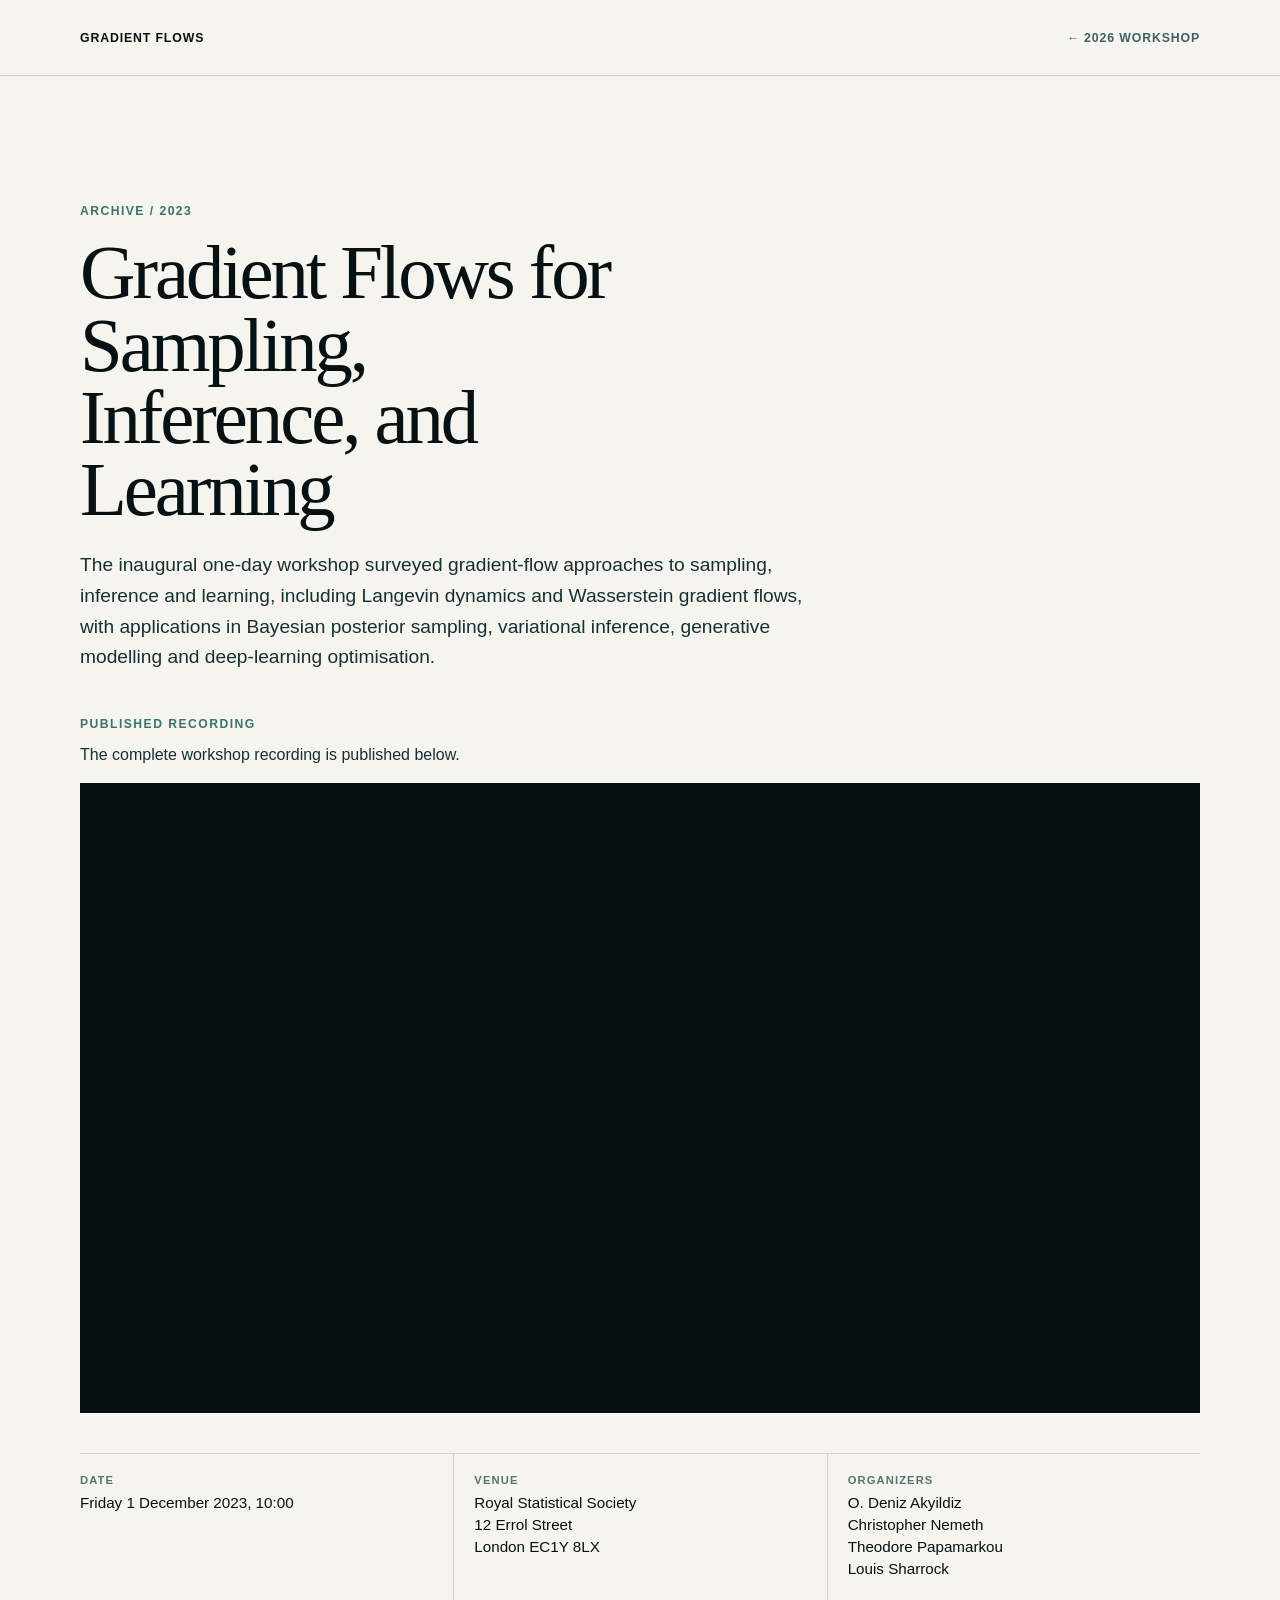
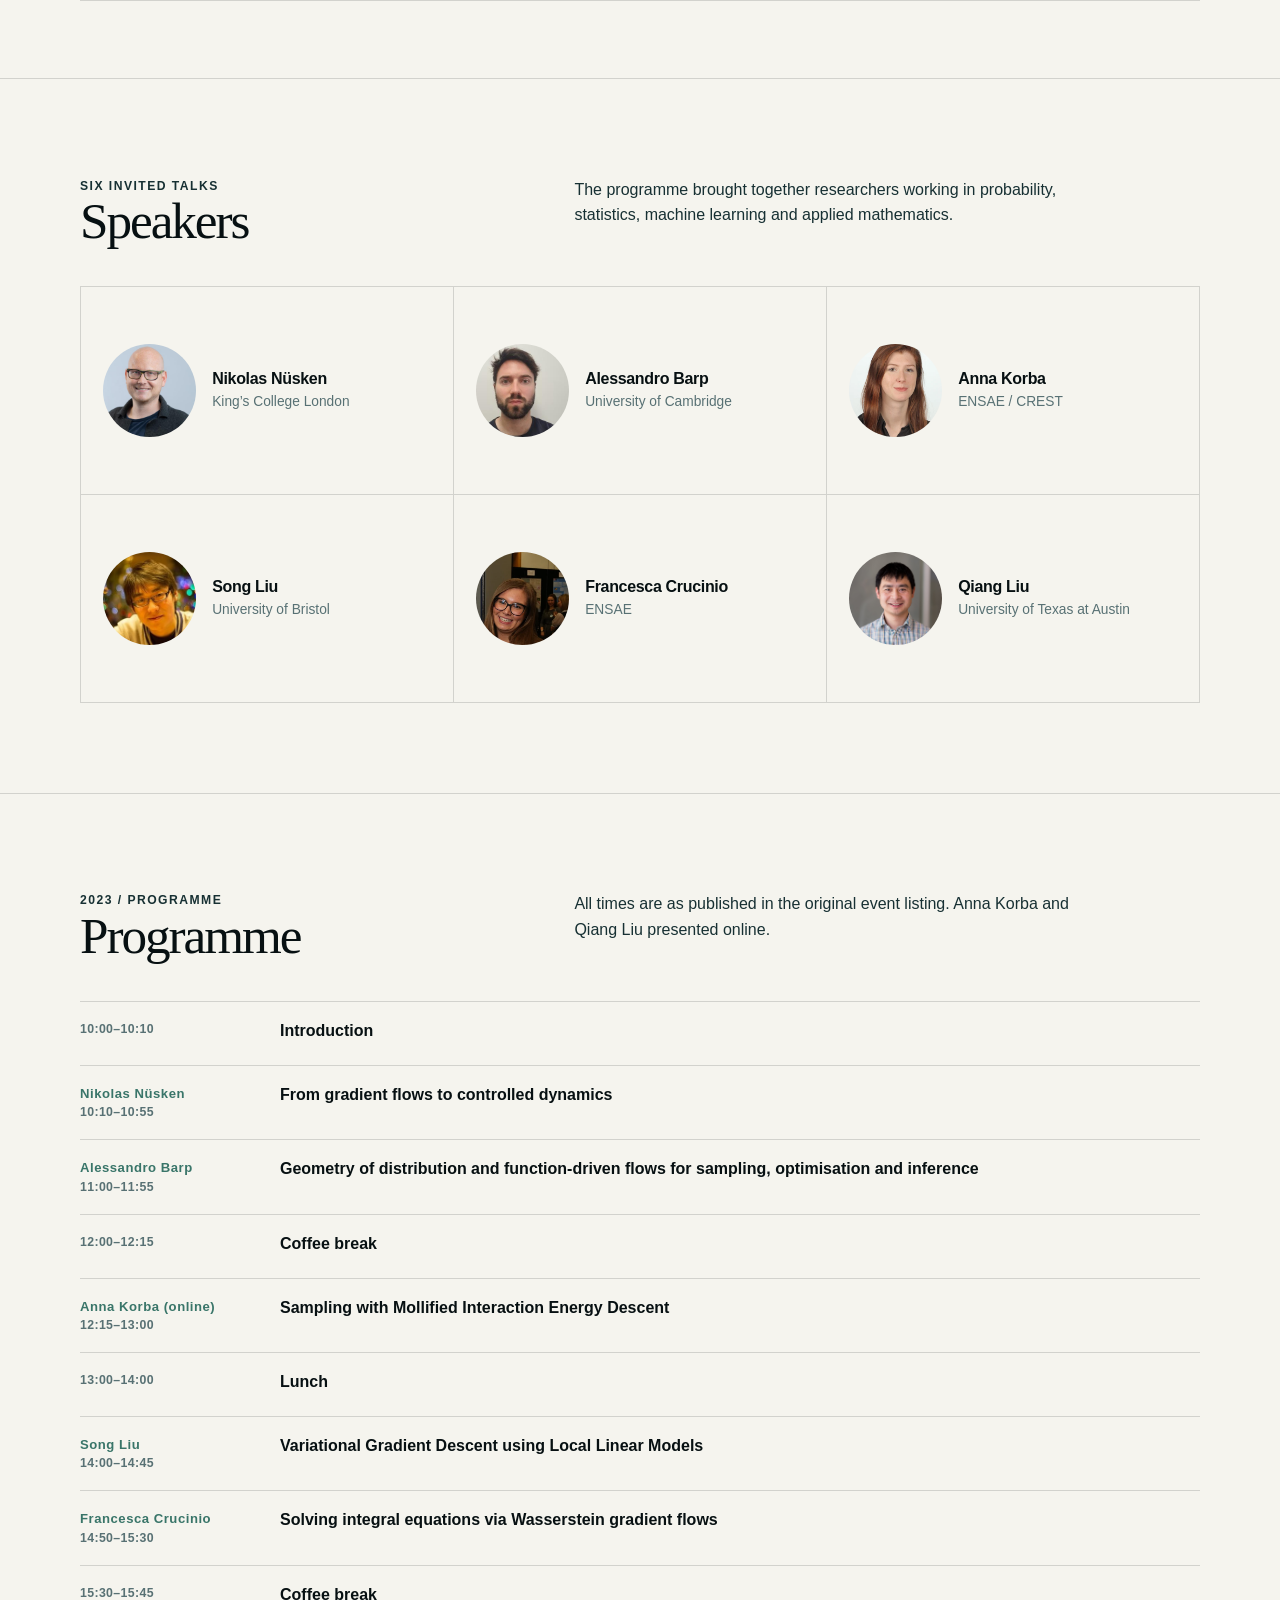
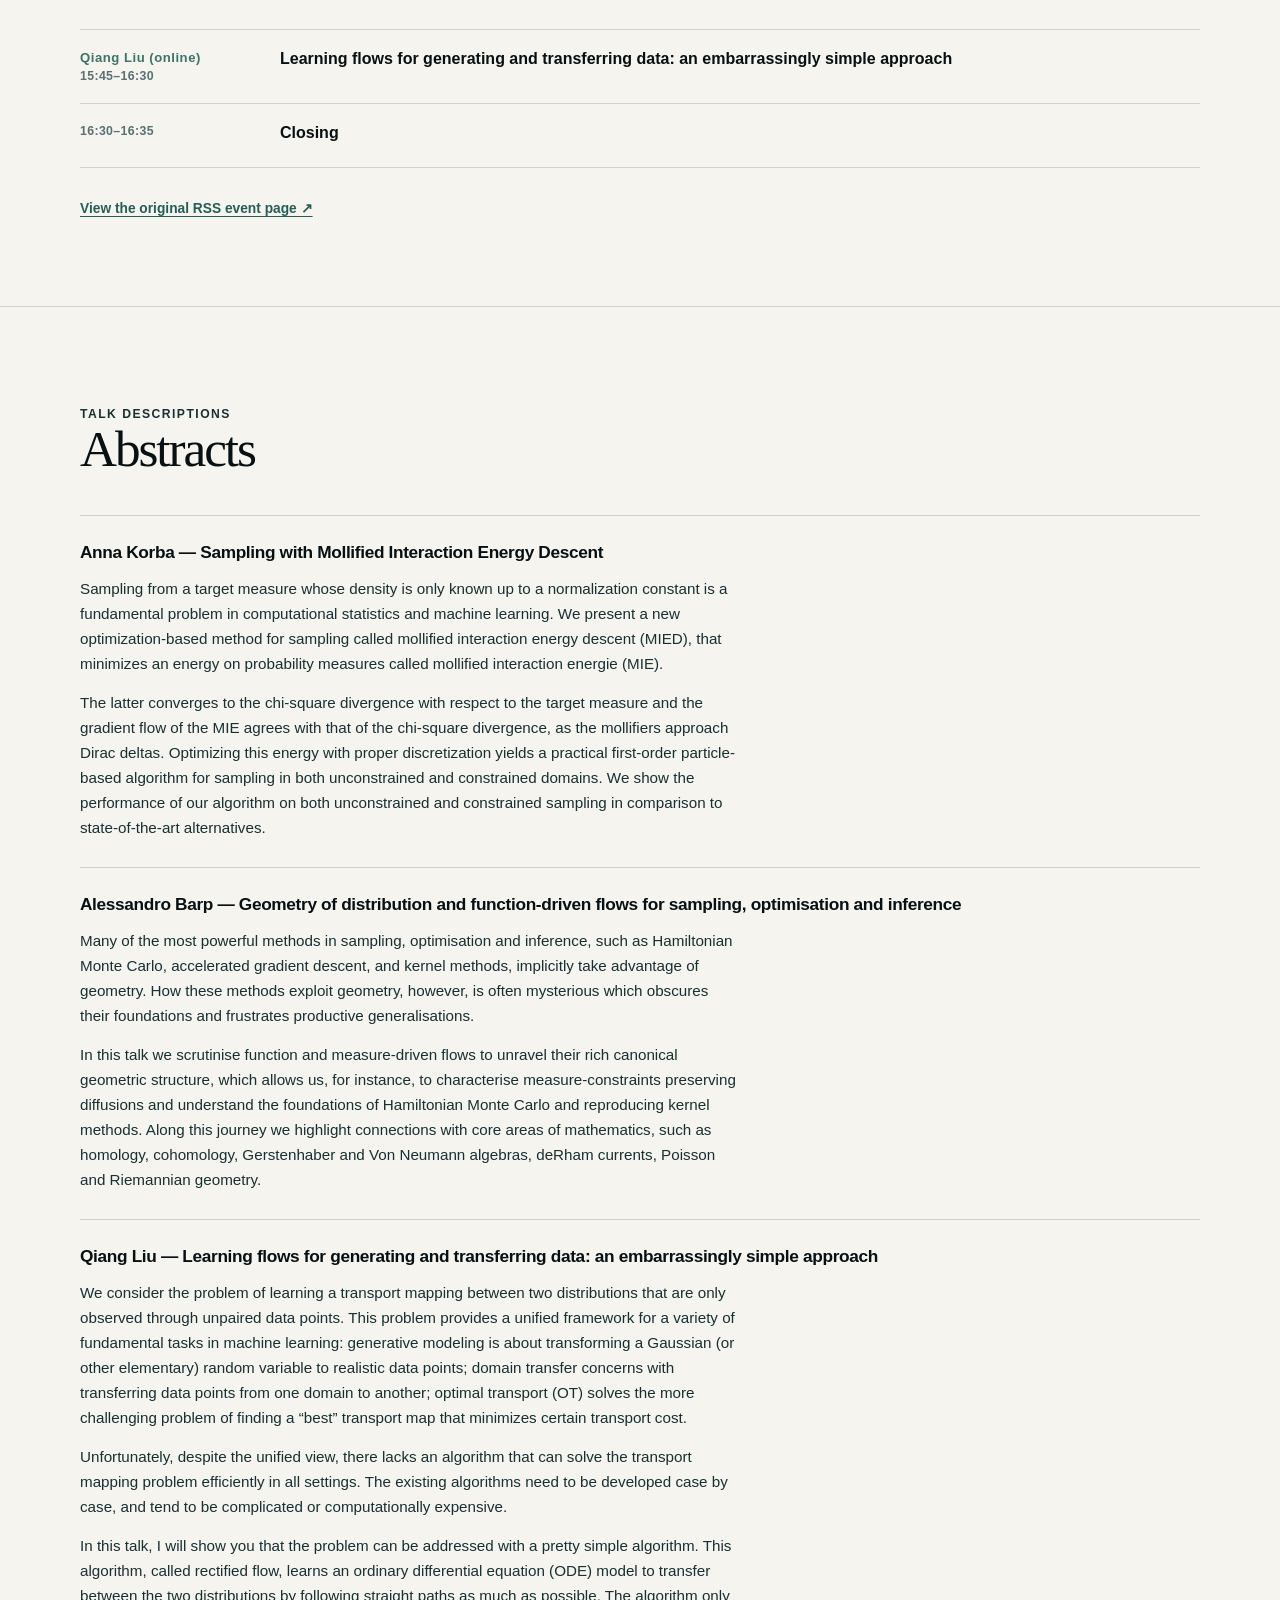
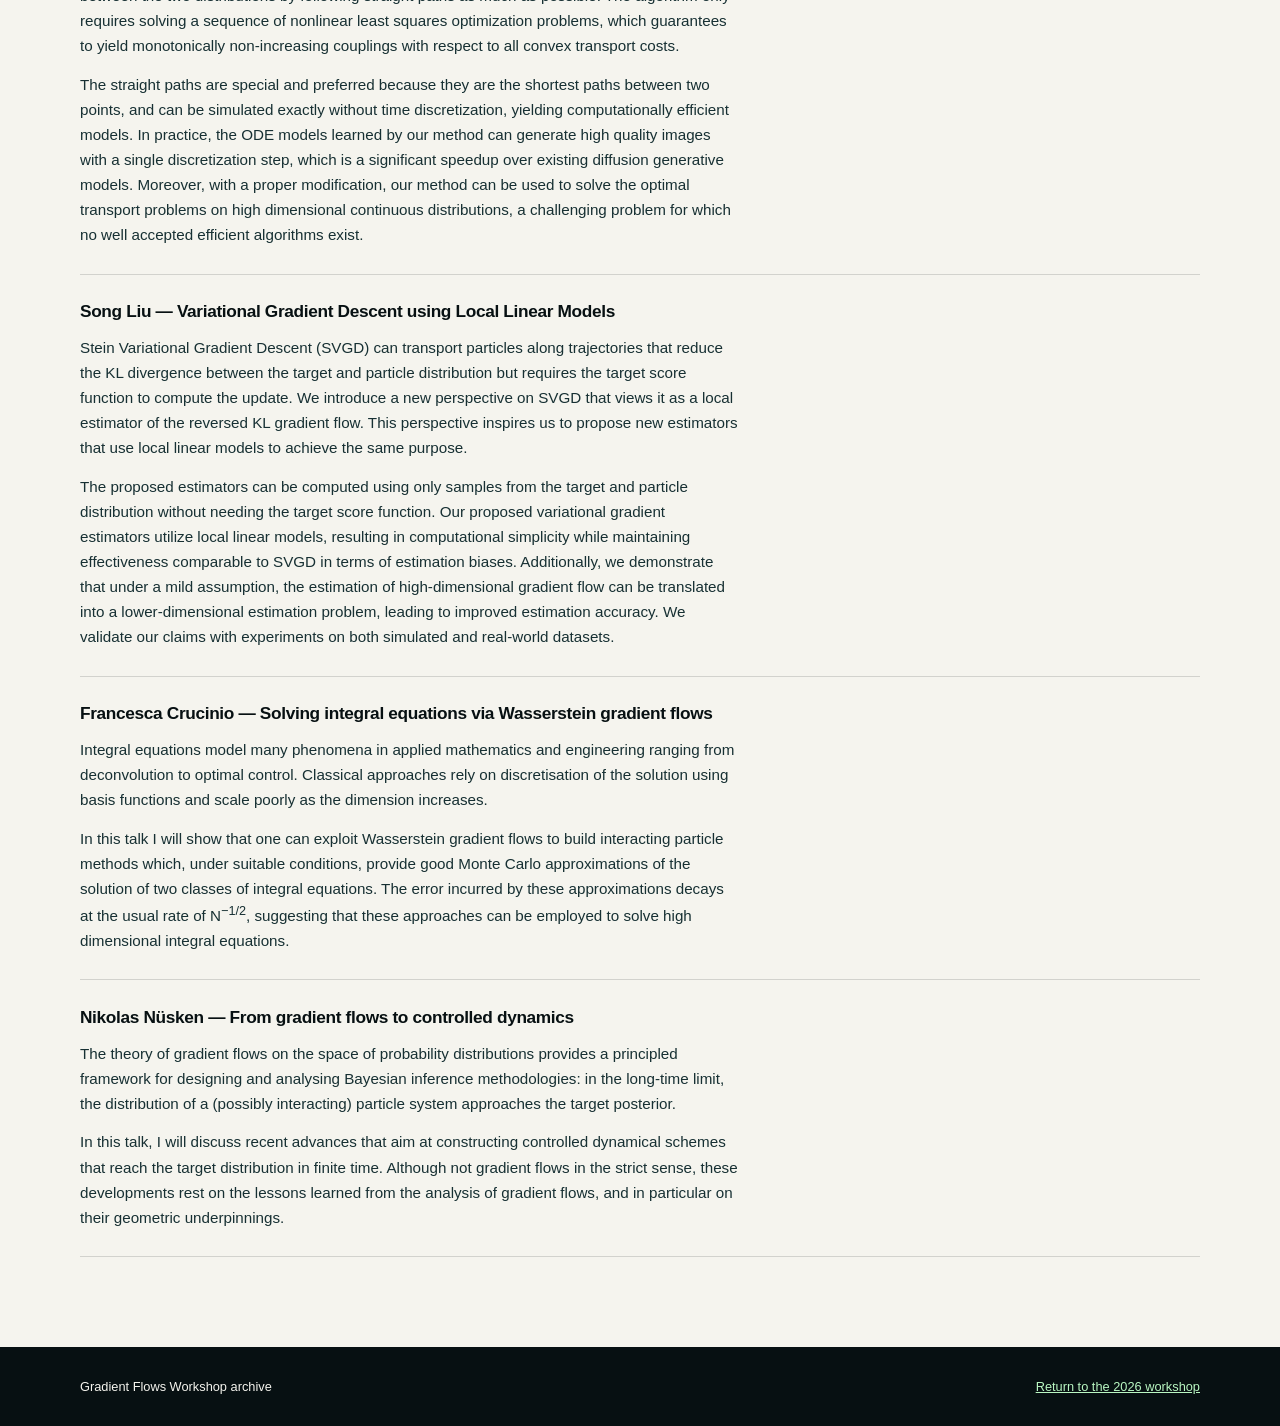
<file: 2023/index.html>
<!doctype html>
<html lang="en">
  <head>
    <meta charset="UTF-8" />
    <meta name="viewport" content="width=device-width, initial-scale=1.0" />
    <meta name="description" content="Archive of the inaugural Gradient Flows for Sampling, Inference, and Learning workshop, held on 1 December 2023." />
    <title>Gradient Flows Workshop — 2023 archive</title>
    <link rel="stylesheet" href="../archive.css" />
  </head>
  <body>
    <a class="skip-link" href="#main-content">Skip to content</a>
    <header class="topbar"><div class="container"><a class="brand" href="../">Gradient flows</a><a class="back" href="../">← 2026 workshop</a></div></header>
    <main id="main-content">
      <section class="intro"><div class="container">
        <p class="eyebrow">Archive / 2023</p>
        <h1>Gradient Flows for Sampling, Inference, and Learning</h1>
        <p class="lede">The inaugural one-day workshop surveyed gradient-flow approaches to sampling, inference and learning, including Langevin dynamics and Wasserstein gradient flows, with applications in Bayesian posterior sampling, variational inference, generative modelling and deep-learning optimisation.</p>
        <div class="recording">
          <p class="recording-label">Published recording</p>
          <p class="recording-copy">The complete workshop recording is published below.</p>
          <div class="recording-frame"><iframe width="560" height="315" src="https://www.youtube.com/embed/R1g_qBWXZzg?si=RWoN3SNz4ncmwBZl" title="YouTube video player" frameborder="0" allow="accelerometer; autoplay; clipboard-write; encrypted-media; gyroscope; picture-in-picture; web-share" referrerpolicy="strict-origin-when-cross-origin" allowfullscreen></iframe></div>
        </div>
        <dl class="facts">
          <div><dt>Date</dt><dd><time datetime="2023-12-01">Friday 1 December 2023</time>, 10:00</dd></div>
          <div><dt>Venue</dt><dd>Royal Statistical Society<br />12 Errol Street<br />London EC1Y 8LX</dd></div>
          <div><dt>Organizers</dt><dd>O. Deniz Akyildiz<br />Christopher Nemeth<br />Theodore Papamarkou<br />Louis Sharrock</dd></div>
        </dl>
      </div></section>
      <section class="section" aria-labelledby="speakers"><div class="container">
        <div class="section-heading"><div><p class="eyebrow">Six invited talks</p><h2 id="speakers">Speakers</h2></div><p>The programme brought together researchers working in probability, statistics, machine learning and applied mathematics.</p></div>
        <div class="speaker-grid">
          <article class="speaker has-image"><img class="portrait" src="assets/nusken.jpg" width="540" height="540" alt="Nikolas Nüsken" /><div><h3>Nikolas Nüsken</h3><p>King’s College London</p></div></article>
          <article class="speaker has-image"><img class="portrait" src="assets/barp.jpg" width="270" height="270" alt="Alessandro Barp" /><div><h3>Alessandro Barp</h3><p>University of Cambridge</p></div></article>
          <article class="speaker has-image"><img class="portrait" src="../speakers/optimised/korba-344.webp" width="344" height="344" alt="Anna Korba" /><div><h3>Anna Korba</h3><p>ENSAE / CREST</p></div></article>
          <article class="speaker has-image"><img class="portrait" src="assets/song-liu.jpeg" width="200" height="200" alt="Song Liu" /><div><h3>Song Liu</h3><p>University of Bristol</p></div></article>
          <article class="speaker has-image"><img class="portrait" src="../speakers/optimised/crucinio-344.webp" width="344" height="344" alt="Francesca Crucinio" /><div><h3>Francesca Crucinio</h3><p>ENSAE</p></div></article>
          <article class="speaker has-image"><img class="portrait" src="assets/qiang-liu.jpg" width="1200" height="800" alt="Qiang Liu" /><div><h3>Qiang Liu</h3><p>University of Texas at Austin</p></div></article>
        </div>
      </div></section>
      <section class="section" aria-labelledby="programme"><div class="container">
        <div class="section-heading"><div><p class="eyebrow">2023 / Programme</p><h2 id="programme">Programme</h2></div><p>All times are as published in the original event listing. Anna Korba and Qiang Liu presented online.</p></div>
        <div class="programme">
          <article class="slot"><div class="slot-meta"><time>10:00–10:10</time></div><div><h3>Introduction</h3></div></article>
          <article class="slot"><div class="slot-meta"><span class="slot-speaker">Nikolas Nüsken</span><time>10:10–10:55</time></div><div><h3>From gradient flows to controlled dynamics</h3></div></article>
          <article class="slot"><div class="slot-meta"><span class="slot-speaker">Alessandro Barp</span><time>11:00–11:55</time></div><div><h3>Geometry of distribution and function-driven flows for sampling, optimisation and inference</h3></div></article>
          <article class="slot"><div class="slot-meta"><time>12:00–12:15</time></div><div><h3>Coffee break</h3></div></article>
          <article class="slot"><div class="slot-meta"><span class="slot-speaker">Anna Korba (online)</span><time>12:15–13:00</time></div><div><h3>Sampling with Mollified Interaction Energy Descent</h3></div></article>
          <article class="slot"><div class="slot-meta"><time>13:00–14:00</time></div><div><h3>Lunch</h3></div></article>
          <article class="slot"><div class="slot-meta"><span class="slot-speaker">Song Liu</span><time>14:00–14:45</time></div><div><h3>Variational Gradient Descent using Local Linear Models</h3></div></article>
          <article class="slot"><div class="slot-meta"><span class="slot-speaker">Francesca Crucinio</span><time>14:50–15:30</time></div><div><h3>Solving integral equations via Wasserstein gradient flows</h3></div></article>
          <article class="slot"><div class="slot-meta"><time>15:30–15:45</time></div><div><h3>Coffee break</h3></div></article>
          <article class="slot"><div class="slot-meta"><span class="slot-speaker">Qiang Liu (online)</span><time>15:45–16:30</time></div><div><h3>Learning flows for generating and transferring data: an embarrassingly simple approach</h3></div></article>
          <article class="slot"><div class="slot-meta"><time>16:30–16:35</time></div><div><h3>Closing</h3></div></article>
        </div>
        <a class="source" href="https://rss.org.uk/training-events/events/events-2023/sections/gradient-flows-for-sampling%2C-inference%2C-and-learni/" target="_blank" rel="noreferrer">View the original RSS event page ↗</a>
      </div></section>
      <section class="section" aria-labelledby="abstracts"><div class="container">
        <div class="section-heading section-heading--compact"><div><p class="eyebrow">Talk descriptions</p><h2 id="abstracts">Abstracts</h2></div></div>
        <div class="abstract-list">
          <article class="abstract"><h3>Anna Korba — Sampling with Mollified Interaction Energy Descent</h3><p>Sampling from a target measure whose density is only known up to a normalization constant is a fundamental problem in computational statistics and machine learning. We present a new optimization-based method for sampling called mollified interaction energy descent (MIED), that minimizes an energy on probability measures called mollified interaction energie (MIE).</p><p>The latter converges to the chi-square divergence with respect to the target measure and the gradient flow of the MIE agrees with that of the chi-square divergence, as the mollifiers approach Dirac deltas. Optimizing this energy with proper discretization yields a practical first-order particle-based algorithm for sampling in both unconstrained and constrained domains. We show the performance of our algorithm on both unconstrained and constrained sampling in comparison to state-of-the-art alternatives.</p></article>
          <article class="abstract"><h3>Alessandro Barp — Geometry of distribution and function-driven flows for sampling, optimisation and inference</h3><p>Many of the most powerful methods in sampling, optimisation and inference, such as Hamiltonian Monte Carlo, accelerated gradient descent, and kernel methods, implicitly take advantage of geometry. How these methods exploit geometry, however, is often mysterious which obscures their foundations and frustrates productive generalisations.</p><p>In this talk we scrutinise function and measure-driven flows to unravel their rich canonical geometric structure, which allows us, for instance, to characterise measure-constraints preserving diffusions and understand the foundations of Hamiltonian Monte Carlo and reproducing kernel methods. Along this journey we highlight connections with core areas of mathematics, such as homology, cohomology, Gerstenhaber and Von Neumann algebras, deRham currents, Poisson and Riemannian geometry.</p></article>
          <article class="abstract"><h3>Qiang Liu — Learning flows for generating and transferring data: an embarrassingly simple approach</h3><p>We consider the problem of learning a transport mapping between two distributions that are only observed through unpaired data points. This problem provides a unified framework for a variety of fundamental tasks in machine learning: generative modeling is about transforming a Gaussian (or other elementary) random variable to realistic data points; domain transfer concerns with transferring data points from one domain to another; optimal transport (OT) solves the more challenging problem of finding a “best” transport map that minimizes certain transport cost.</p><p>Unfortunately, despite the unified view, there lacks an algorithm that can solve the transport mapping problem efficiently in all settings. The existing algorithms need to be developed case by case, and tend to be complicated or computationally expensive.</p><p>In this talk, I will show you that the problem can be addressed with a pretty simple algorithm. This algorithm, called rectified flow, learns an ordinary differential equation (ODE) model to transfer between the two distributions by following straight paths as much as possible. The algorithm only requires solving a sequence of nonlinear least squares optimization problems, which guarantees to yield monotonically non-increasing couplings with respect to all convex transport costs.</p><p>The straight paths are special and preferred because they are the shortest paths between two points, and can be simulated exactly without time discretization, yielding computationally efficient models. In practice, the ODE models learned by our method can generate high quality images with a single discretization step, which is a significant speedup over existing diffusion generative models. Moreover, with a proper modification, our method can be used to solve the optimal transport problems on high dimensional continuous distributions, a challenging problem for which no well accepted efficient algorithms exist.</p></article>
          <article class="abstract"><h3>Song Liu — Variational Gradient Descent using Local Linear Models</h3><p>Stein Variational Gradient Descent (SVGD) can transport particles along trajectories that reduce the KL divergence between the target and particle distribution but requires the target score function to compute the update. We introduce a new perspective on SVGD that views it as a local estimator of the reversed KL gradient flow. This perspective inspires us to propose new estimators that use local linear models to achieve the same purpose.</p><p>The proposed estimators can be computed using only samples from the target and particle distribution without needing the target score function. Our proposed variational gradient estimators utilize local linear models, resulting in computational simplicity while maintaining effectiveness comparable to SVGD in terms of estimation biases. Additionally, we demonstrate that under a mild assumption, the estimation of high-dimensional gradient flow can be translated into a lower-dimensional estimation problem, leading to improved estimation accuracy. We validate our claims with experiments on both simulated and real-world datasets.</p></article>
          <article class="abstract"><h3>Francesca Crucinio — Solving integral equations via Wasserstein gradient flows</h3><p>Integral equations model many phenomena in applied mathematics and engineering ranging from deconvolution to optimal control. Classical approaches rely on discretisation of the solution using basis functions and scale poorly as the dimension increases.</p><p>In this talk I will show that one can exploit Wasserstein gradient flows to build interacting particle methods which, under suitable conditions, provide good Monte Carlo approximations of the solution of two classes of integral equations. The error incurred by these approximations decays at the usual rate of N<sup>−1/2</sup>, suggesting that these approaches can be employed to solve high dimensional integral equations.</p></article>
          <article class="abstract"><h3>Nikolas Nüsken — From gradient flows to controlled dynamics</h3><p>The theory of gradient flows on the space of probability distributions provides a principled framework for designing and analysing Bayesian inference methodologies: in the long-time limit, the distribution of a (possibly interacting) particle system approaches the target posterior.</p><p>In this talk, I will discuss recent advances that aim at constructing controlled dynamical schemes that reach the target distribution in finite time. Although not gradient flows in the strict sense, these developments rest on the lessons learned from the analysis of gradient flows, and in particular on their geometric underpinnings.</p></article>
        </div>
      </div></section>
    </main>
    <footer class="footer"><div class="container"><span>Gradient Flows Workshop archive</span><a href="../">Return to the 2026 workshop</a></div></footer>
  </body>
</html>
</file>
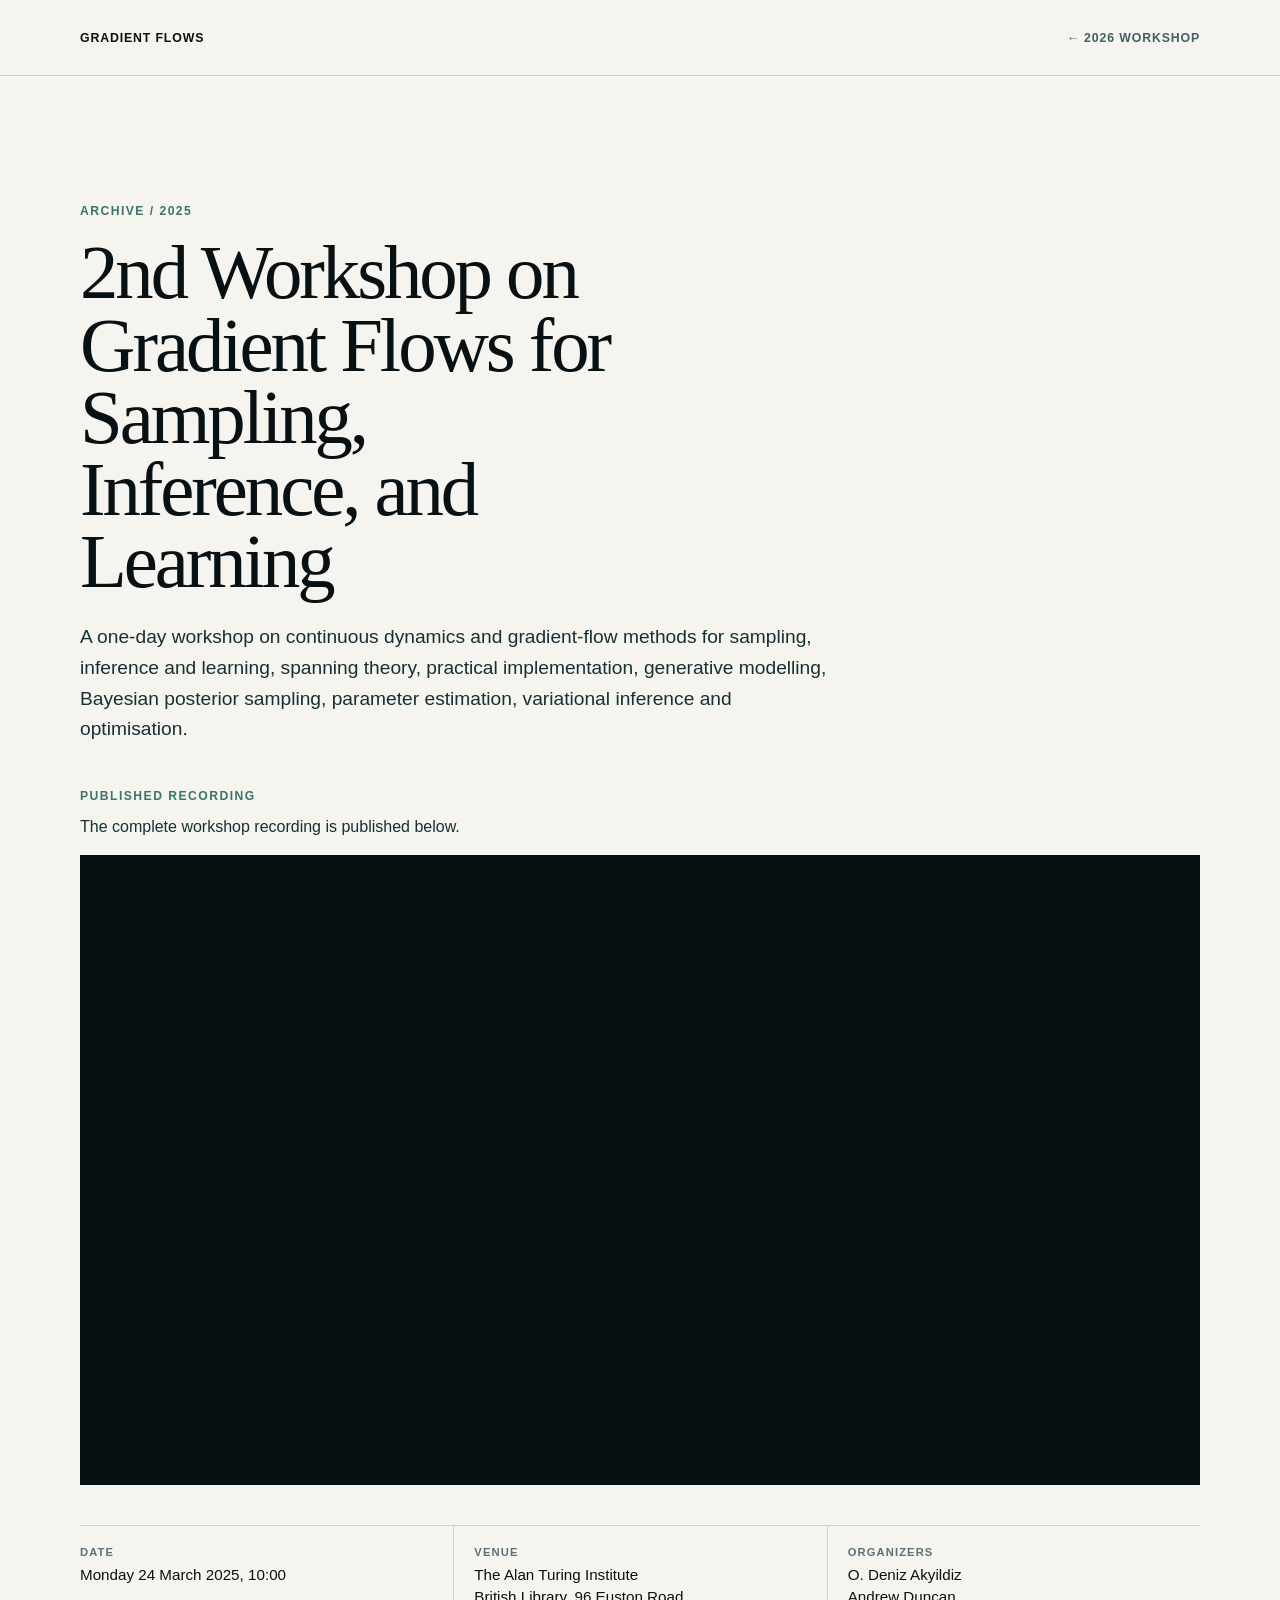
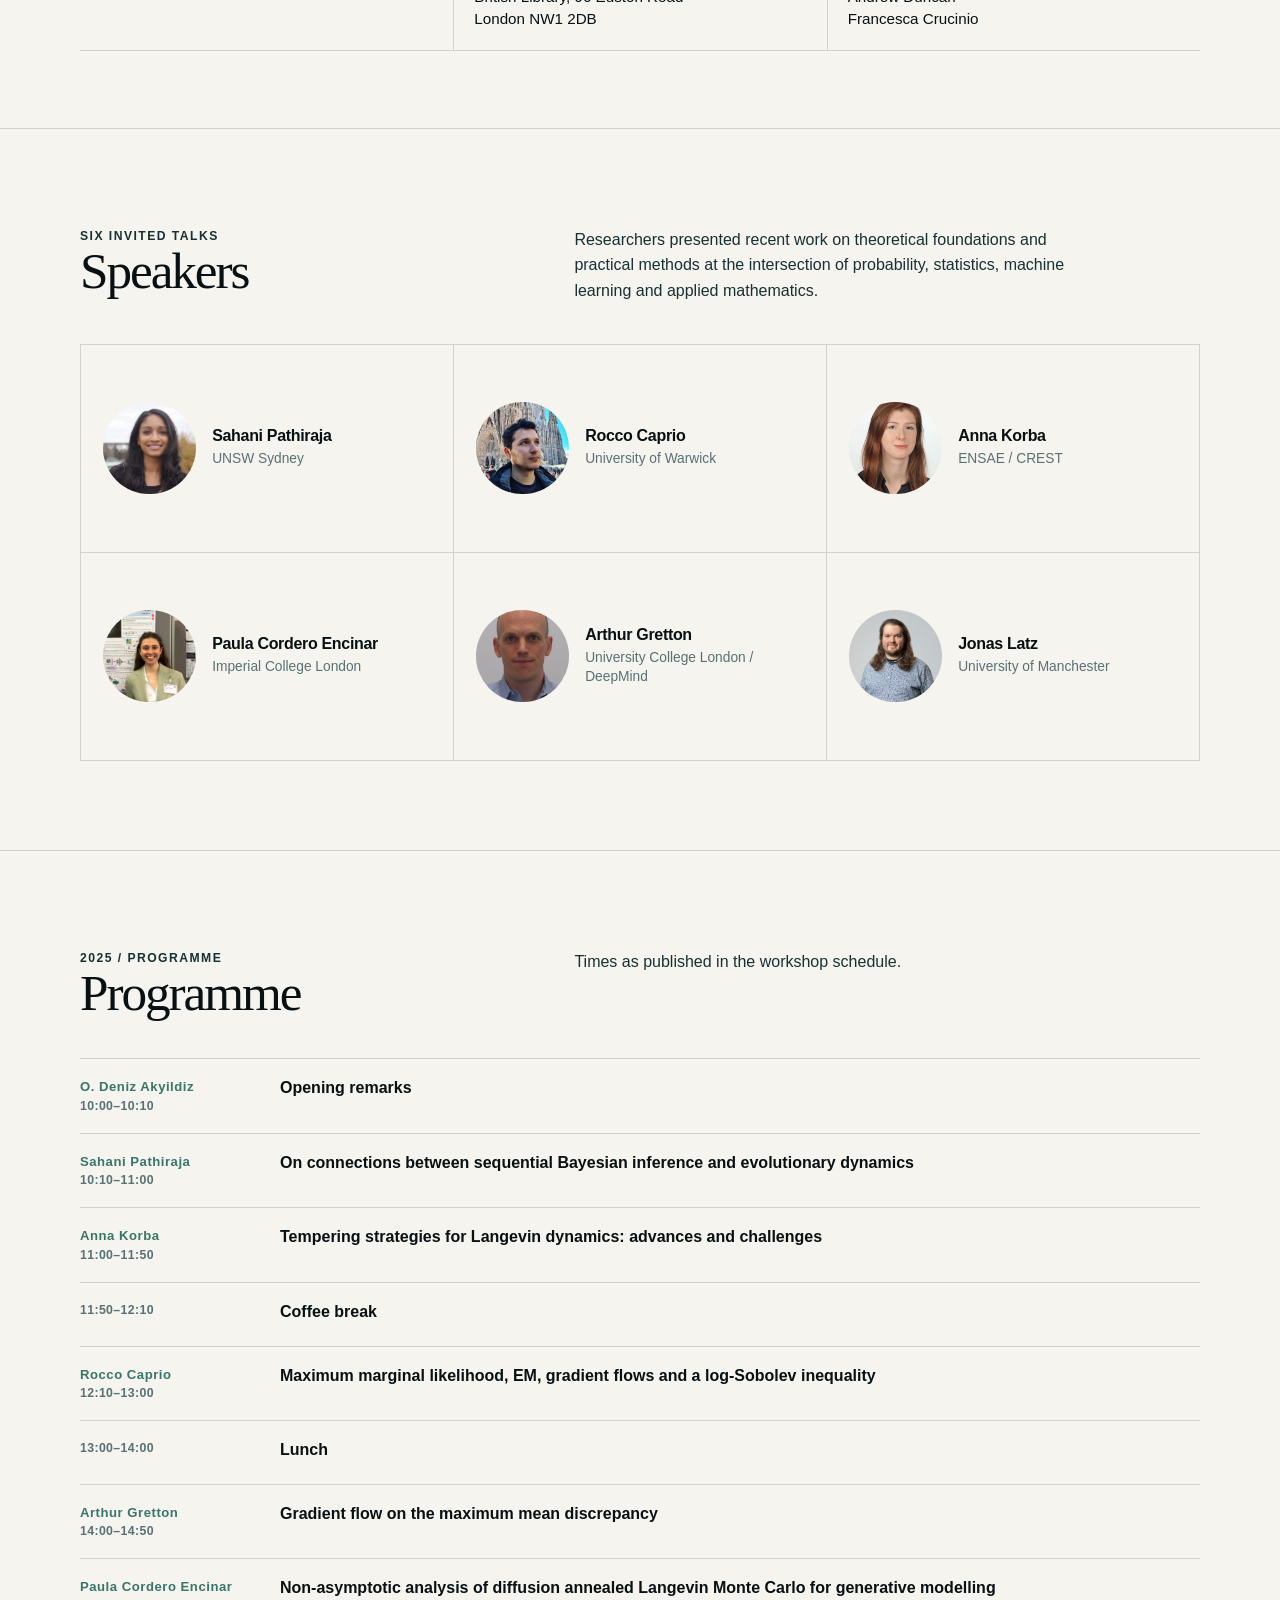
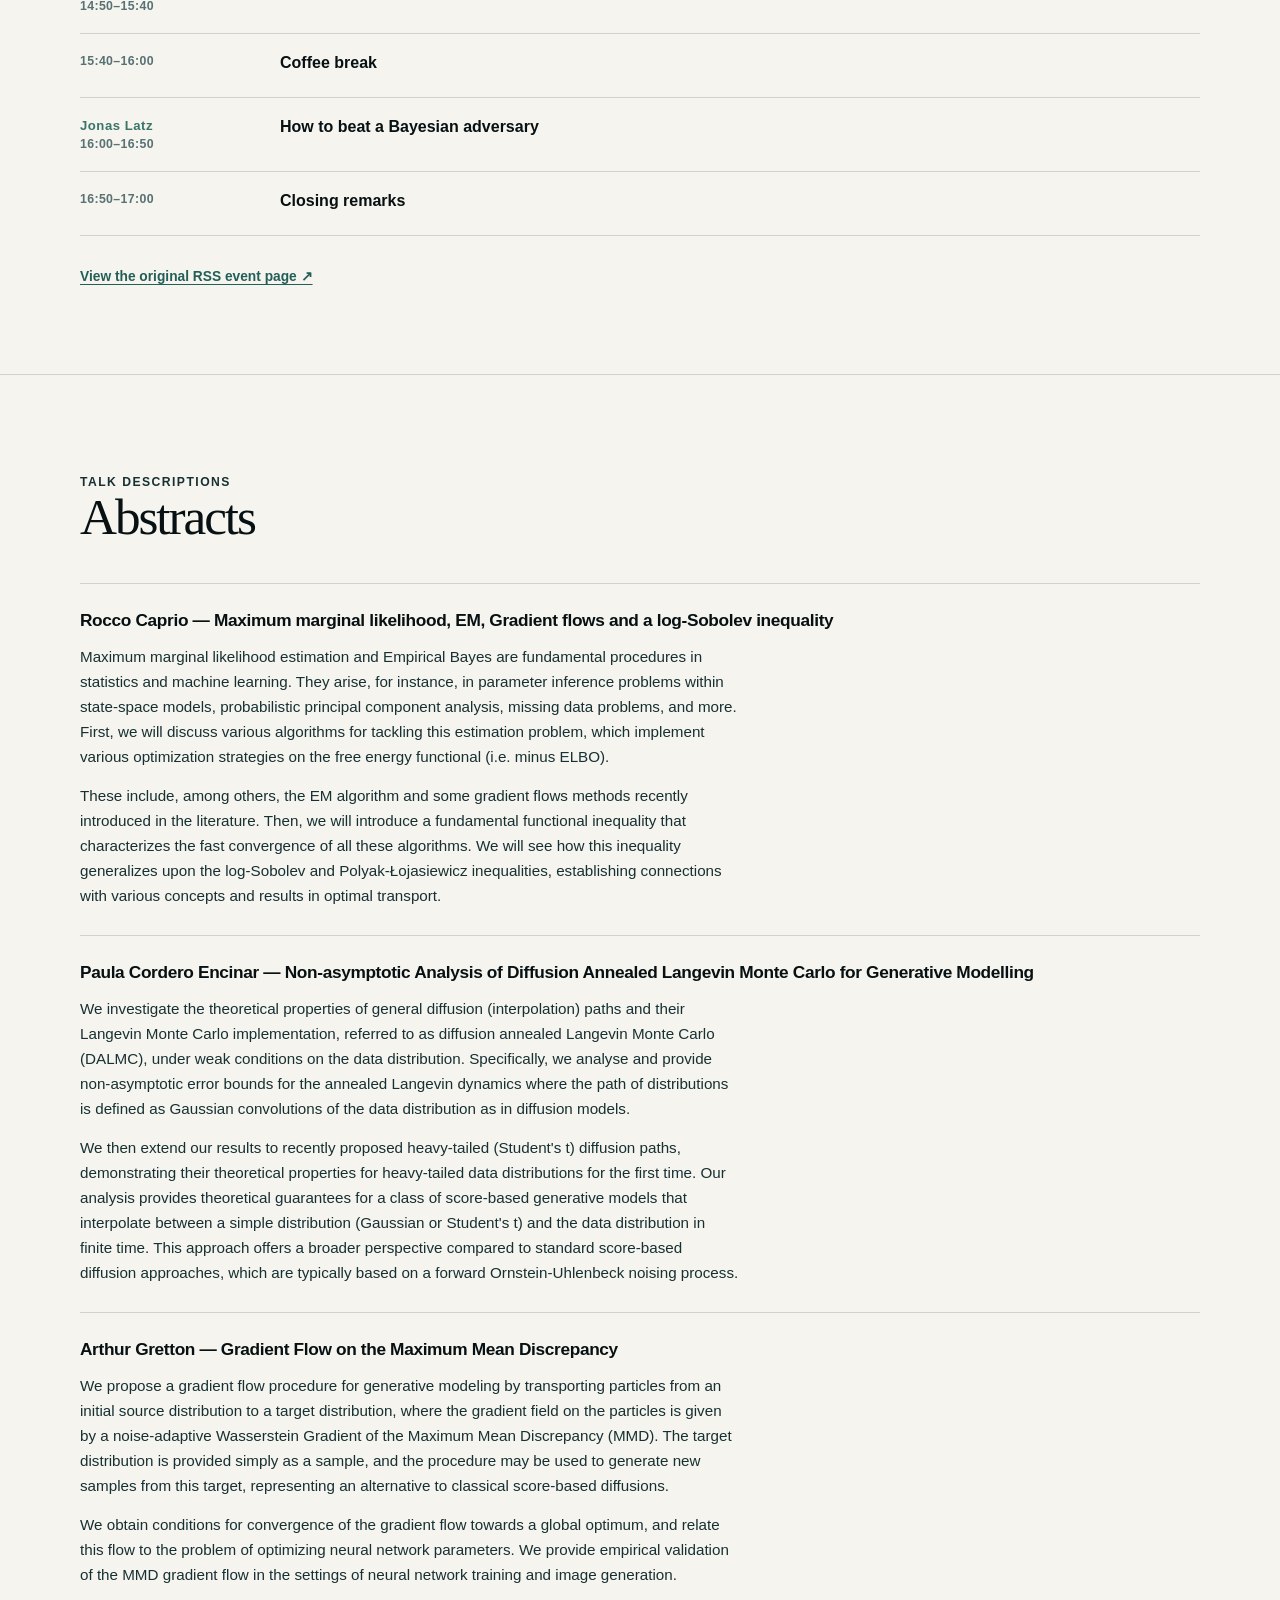
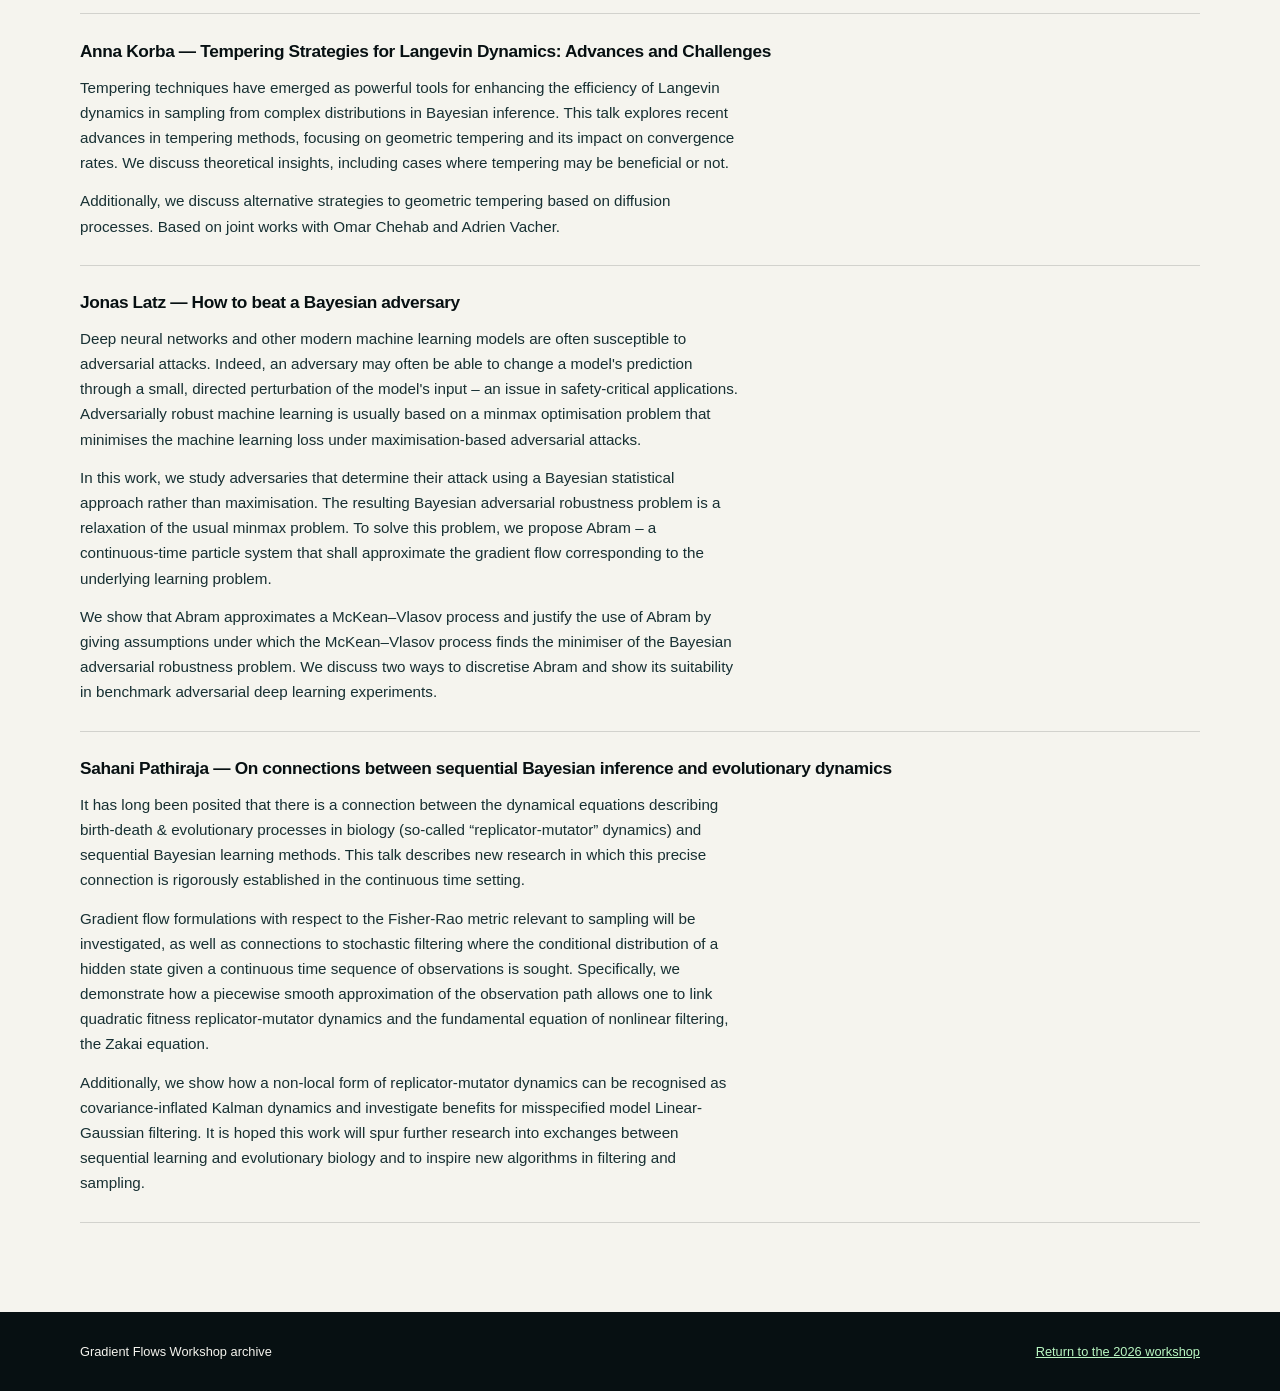
<file: 2025/index.html>
<!doctype html>
<html lang="en">
  <head>
    <meta charset="UTF-8" />
    <meta name="viewport" content="width=device-width, initial-scale=1.0" />
    <meta name="description" content="Archive of the 2nd RSS/Turing Workshop on Gradient Flows for Sampling, Inference, and Learning, held on 24 March 2025." />
    <title>Gradient Flows Workshop — 2025 archive</title>
    <link rel="stylesheet" href="../archive.css" />
  </head>
  <body>
    <a class="skip-link" href="#main-content">Skip to content</a>
    <header class="topbar"><div class="container"><a class="brand" href="../">Gradient flows</a><a class="back" href="../">← 2026 workshop</a></div></header>
    <main id="main-content">
      <section class="intro"><div class="container">
        <p class="eyebrow">Archive / 2025</p>
        <h1>2nd Workshop on Gradient Flows for Sampling, Inference, and Learning</h1>
        <p class="lede">A one-day workshop on continuous dynamics and gradient-flow methods for sampling, inference and learning, spanning theory, practical implementation, generative modelling, Bayesian posterior sampling, parameter estimation, variational inference and optimisation.</p>
        <div class="recording">
          <p class="recording-label">Published recording</p>
          <p class="recording-copy">The complete workshop recording is published below.</p>
          <div class="recording-frame"><iframe width="560" height="315" src="https://www.youtube.com/embed/QrPy49eAe9o?si=RXhMQGKDCM1TkVEM" title="YouTube video player" frameborder="0" allow="accelerometer; autoplay; clipboard-write; encrypted-media; gyroscope; picture-in-picture; web-share" referrerpolicy="strict-origin-when-cross-origin" allowfullscreen></iframe></div>
        </div>
        <dl class="facts">
          <div><dt>Date</dt><dd><time datetime="2025-03-24">Monday 24 March 2025</time>, 10:00</dd></div>
          <div><dt>Venue</dt><dd>The Alan Turing Institute<br />British Library, 96 Euston Road<br />London NW1 2DB</dd></div>
          <div><dt>Organizers</dt><dd>O. Deniz Akyildiz<br />Andrew Duncan<br />Francesca Crucinio</dd></div>
        </dl>
      </div></section>
      <section class="section" aria-labelledby="speakers"><div class="container">
        <div class="section-heading"><div><p class="eyebrow">Six invited talks</p><h2 id="speakers">Speakers</h2></div><p>Researchers presented recent work on theoretical foundations and practical methods at the intersection of probability, statistics, machine learning and applied mathematics.</p></div>
        <div class="speaker-grid">
          <article class="speaker has-image"><img class="portrait" src="assets/sahani-pathiraja.jpg" width="480" height="407" alt="Sahani Pathiraja" /><div><h3>Sahani Pathiraja</h3><p>UNSW Sydney</p></div></article>
          <article class="speaker has-image"><img class="portrait" src="assets/rocco-caprio.jpg" width="1256" height="1235" alt="Rocco Caprio" /><div><h3>Rocco Caprio</h3><p>University of Warwick</p></div></article>
          <article class="speaker has-image"><img class="portrait" src="../speakers/optimised/korba-344.webp" width="344" height="344" alt="Anna Korba" /><div><h3>Anna Korba</h3><p>ENSAE / CREST</p></div></article>
          <article class="speaker has-image"><img class="portrait" src="assets/cordero-encinar.jpg" alt="Paula Cordero Encinar" /><div><h3>Paula Cordero Encinar</h3><p>Imperial College London</p></div></article>
          <article class="speaker has-image"><img class="portrait" src="assets/arthur-gretton.png" width="1238" height="1621" alt="Arthur Gretton" /><div><h3>Arthur Gretton</h3><p>University College London / DeepMind</p></div></article>
          <article class="speaker has-image"><img class="portrait" src="assets/jonas-latz.jpg" width="2200" height="2200" alt="Jonas Latz" /><div><h3>Jonas Latz</h3><p>University of Manchester</p></div></article>
        </div>
      </div></section>
      <section class="section" aria-labelledby="talks"><div class="container">
        <div class="section-heading"><div><p class="eyebrow">2025 / Programme</p><h2 id="talks">Programme</h2></div><p>Times as published in the workshop schedule.</p></div>
        <div class="programme">
          <article class="slot"><div class="slot-meta"><span class="slot-speaker">O. Deniz Akyildiz</span><time>10:00–10:10</time></div><div><h3>Opening remarks</h3></div></article>
          <article class="slot"><div class="slot-meta"><span class="slot-speaker">Sahani Pathiraja</span><time>10:10–11:00</time></div><div><h3>On connections between sequential Bayesian inference and evolutionary dynamics</h3></div></article>
          <article class="slot"><div class="slot-meta"><span class="slot-speaker">Anna Korba</span><time>11:00–11:50</time></div><div><h3>Tempering strategies for Langevin dynamics: advances and challenges</h3></div></article>
          <article class="slot"><div class="slot-meta"><time>11:50–12:10</time></div><div><h3>Coffee break</h3></div></article>
          <article class="slot"><div class="slot-meta"><span class="slot-speaker">Rocco Caprio</span><time>12:10–13:00</time></div><div><h3>Maximum marginal likelihood, EM, gradient flows and a log-Sobolev inequality</h3></div></article>
          <article class="slot"><div class="slot-meta"><time>13:00–14:00</time></div><div><h3>Lunch</h3></div></article>
          <article class="slot"><div class="slot-meta"><span class="slot-speaker">Arthur Gretton</span><time>14:00–14:50</time></div><div><h3>Gradient flow on the maximum mean discrepancy</h3></div></article>
          <article class="slot"><div class="slot-meta"><span class="slot-speaker">Paula Cordero Encinar</span><time>14:50–15:40</time></div><div><h3>Non-asymptotic analysis of diffusion annealed Langevin Monte Carlo for generative modelling</h3></div></article>
          <article class="slot"><div class="slot-meta"><time>15:40–16:00</time></div><div><h3>Coffee break</h3></div></article>
          <article class="slot"><div class="slot-meta"><span class="slot-speaker">Jonas Latz</span><time>16:00–16:50</time></div><div><h3>How to beat a Bayesian adversary</h3></div></article>
          <article class="slot"><div class="slot-meta"><time>16:50–17:00</time></div><div><h3>Closing remarks</h3></div></article>
        </div>
        <a class="source" href="https://rss.org.uk/training-events/events/events-2025/section-groups/2nd-rss-turing-workshop-on-gradient-flows-for-samp/" target="_blank" rel="noreferrer">View the original RSS event page ↗</a>
      </div></section>
      <section class="section" aria-labelledby="abstracts"><div class="container">
        <div class="section-heading section-heading--compact"><div><p class="eyebrow">Talk descriptions</p><h2 id="abstracts">Abstracts</h2></div></div>
        <div class="abstract-list">
          <article class="abstract"><h3>Rocco Caprio — Maximum marginal likelihood, EM, Gradient flows and a log-Sobolev inequality</h3><p>Maximum marginal likelihood estimation and Empirical Bayes are fundamental procedures in statistics and machine learning. They arise, for instance, in parameter inference problems within state-space models, probabilistic principal component analysis, missing data problems, and more. First, we will discuss various algorithms for tackling this estimation problem, which implement various optimization strategies on the free energy functional (i.e. minus ELBO).</p><p>These include, among others, the EM algorithm and some gradient flows methods recently introduced in the literature. Then, we will introduce a fundamental functional inequality that characterizes the fast convergence of all these algorithms. We will see how this inequality generalizes upon the log-Sobolev and Polyak-Łojasiewicz inequalities, establishing connections with various concepts and results in optimal transport.</p></article>
          <article class="abstract"><h3>Paula Cordero Encinar — Non-asymptotic Analysis of Diffusion Annealed Langevin Monte Carlo for Generative Modelling</h3><p>We investigate the theoretical properties of general diffusion (interpolation) paths and their Langevin Monte Carlo implementation, referred to as diffusion annealed Langevin Monte Carlo (DALMC), under weak conditions on the data distribution. Specifically, we analyse and provide non-asymptotic error bounds for the annealed Langevin dynamics where the path of distributions is defined as Gaussian convolutions of the data distribution as in diffusion models.</p><p>We then extend our results to recently proposed heavy-tailed (Student's t) diffusion paths, demonstrating their theoretical properties for heavy-tailed data distributions for the first time. Our analysis provides theoretical guarantees for a class of score-based generative models that interpolate between a simple distribution (Gaussian or Student's t) and the data distribution in finite time. This approach offers a broader perspective compared to standard score-based diffusion approaches, which are typically based on a forward Ornstein-Uhlenbeck noising process.</p></article>
          <article class="abstract"><h3>Arthur Gretton — Gradient Flow on the Maximum Mean Discrepancy</h3><p>We propose a gradient flow procedure for generative modeling by transporting particles from an initial source distribution to a target distribution, where the gradient field on the particles is given by a noise-adaptive Wasserstein Gradient of the Maximum Mean Discrepancy (MMD). The target distribution is provided simply as a sample, and the procedure may be used to generate new samples from this target, representing an alternative to classical score-based diffusions.</p><p>We obtain conditions for convergence of the gradient flow towards a global optimum, and relate this flow to the problem of optimizing neural network parameters. We provide empirical validation of the MMD gradient flow in the settings of neural network training and image generation.</p></article>
          <article class="abstract"><h3>Anna Korba — Tempering Strategies for Langevin Dynamics: Advances and Challenges</h3><p>Tempering techniques have emerged as powerful tools for enhancing the efficiency of Langevin dynamics in sampling from complex distributions in Bayesian inference. This talk explores recent advances in tempering methods, focusing on geometric tempering and its impact on convergence rates. We discuss theoretical insights, including cases where tempering may be beneficial or not.</p><p>Additionally, we discuss alternative strategies to geometric tempering based on diffusion processes. Based on joint works with Omar Chehab and Adrien Vacher.</p></article>
          <article class="abstract"><h3>Jonas Latz — How to beat a Bayesian adversary</h3><p>Deep neural networks and other modern machine learning models are often susceptible to adversarial attacks. Indeed, an adversary may often be able to change a model's prediction through a small, directed perturbation of the model's input – an issue in safety-critical applications. Adversarially robust machine learning is usually based on a minmax optimisation problem that minimises the machine learning loss under maximisation-based adversarial attacks.</p><p>In this work, we study adversaries that determine their attack using a Bayesian statistical approach rather than maximisation. The resulting Bayesian adversarial robustness problem is a relaxation of the usual minmax problem. To solve this problem, we propose Abram – a continuous-time particle system that shall approximate the gradient flow corresponding to the underlying learning problem.</p><p>We show that Abram approximates a McKean–Vlasov process and justify the use of Abram by giving assumptions under which the McKean–Vlasov process finds the minimiser of the Bayesian adversarial robustness problem. We discuss two ways to discretise Abram and show its suitability in benchmark adversarial deep learning experiments.</p></article>
          <article class="abstract"><h3>Sahani Pathiraja — On connections between sequential Bayesian inference and evolutionary dynamics</h3><p>It has long been posited that there is a connection between the dynamical equations describing birth-death &amp; evolutionary processes in biology (so-called “replicator-mutator” dynamics) and sequential Bayesian learning methods. This talk describes new research in which this precise connection is rigorously established in the continuous time setting.</p><p>Gradient flow formulations with respect to the Fisher-Rao metric relevant to sampling will be investigated, as well as connections to stochastic filtering where the conditional distribution of a hidden state given a continuous time sequence of observations is sought. Specifically, we demonstrate how a piecewise smooth approximation of the observation path allows one to link quadratic fitness replicator-mutator dynamics and the fundamental equation of nonlinear filtering, the Zakai equation.</p><p>Additionally, we show how a non-local form of replicator-mutator dynamics can be recognised as covariance-inflated Kalman dynamics and investigate benefits for misspecified model Linear-Gaussian filtering. It is hoped this work will spur further research into exchanges between sequential learning and evolutionary biology and to inspire new algorithms in filtering and sampling.</p></article>
        </div>
      </div></section>
    </main>
    <footer class="footer"><div class="container"><span>Gradient Flows Workshop archive</span><a href="../">Return to the 2026 workshop</a></div></footer>
  </body>
</html>
</file>
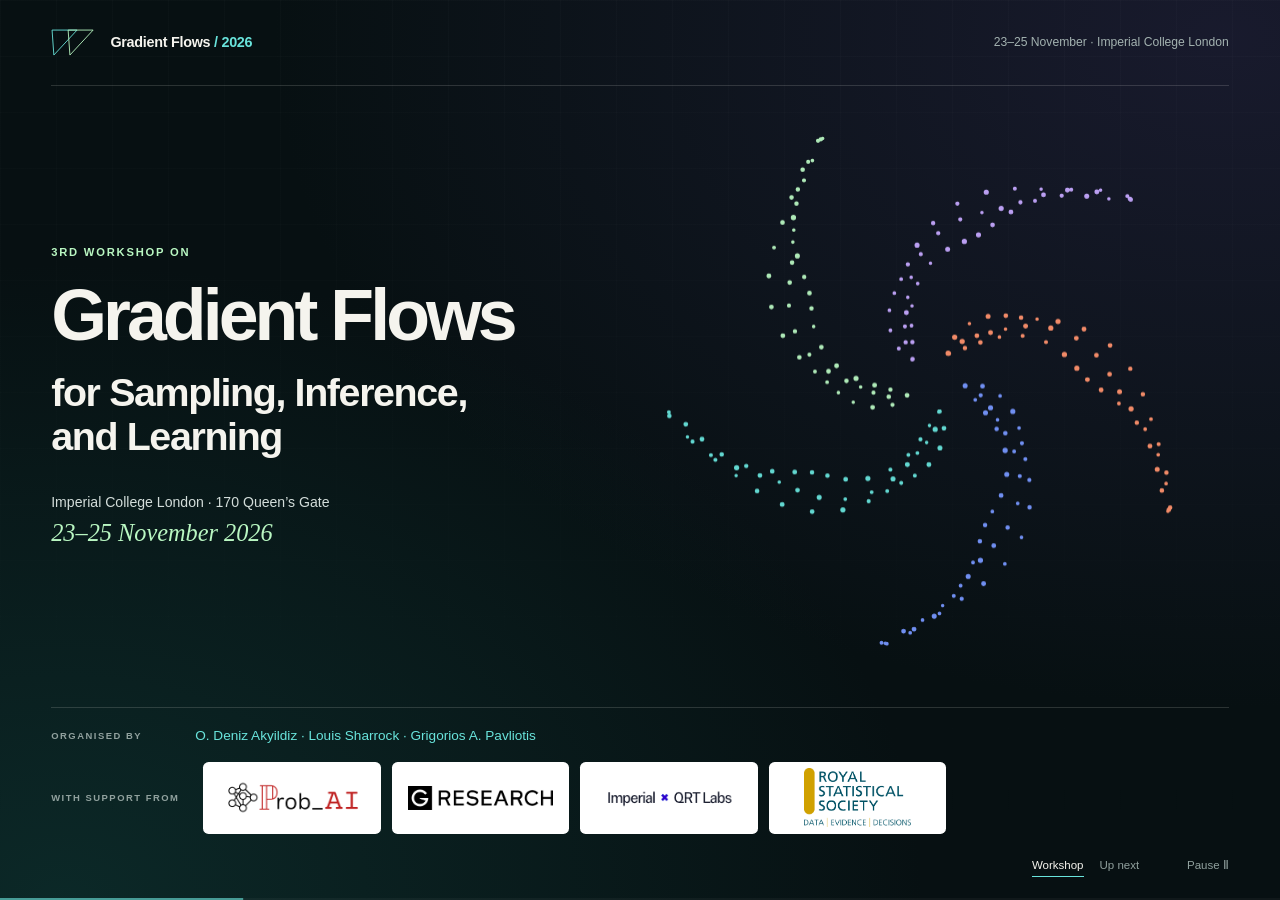
<file: next/index.html>
<!doctype html>
<html lang="en">
<head>
  <meta charset="utf-8">
  <meta name="viewport" content="width=device-width, initial-scale=1">
  <meta name="theme-color" content="#071012">
  <title>Up next · Gradient Flows 2026</title>
  <link rel="stylesheet" href="next.css?v=20261125-awards">
  <script src="particles.js" defer></script>
  <script src="next.js?v=20261125-duong" defer></script>
</head>
<body>
  <main class="display" data-view="workshop">
    <header class="masthead">
      <div class="wordmark">
        <svg viewBox="-0.3 -0.3 12.1 7.6" fill="none" stroke-width="0.25" aria-hidden="true"><polygon stroke="#69e4dc" points="0,0 7,0 0.5,7"/><polygon stroke="#b9f7c2" points="4.5,0 11.5,0 5,7"/></svg>
        <span>Gradient Flows <span class="year">/ 2026</span></span>
      </div>
      <span class="masthead-date">23–25 November · Imperial College London</span>
    </header>

    <div class="stage">
      <figure class="particles" role="img" aria-label="Particles smoothly flowing between probability distributions">
        <canvas id="measure-canvas" aria-hidden="true"></canvas>
      </figure>
      <section class="scene workshop-scene" aria-labelledby="workshop-title">
        <p class="eyebrow">3rd Workshop on</p>
        <h1 id="workshop-title">Gradient Flows<span>for Sampling, Inference,<br>and Learning</span></h1>
        <p class="workshop-place">Imperial College London · 170 Queen’s Gate</p>
        <p class="workshop-date">23–25 November 2026</p>
      </section>
      <section class="scene next-scene" aria-labelledby="next-heading" aria-hidden="true" inert>
        <div class="session-line"><p class="eyebrow" id="next-heading">Up next</p><p class="session-place">Monday 23 November · Council Room</p></div>
        <div class="talk-list" id="talk-list"></div>
      </section>
    </div>

    <footer class="footer">
      <div class="organisers"><span class="label">Organised by</span><p>O. Deniz Akyildiz · Louis Sharrock · Grigorios A. Pavliotis</p></div>
      <div class="sponsors"><span class="label">With support from</span><div class="sponsor-strip">
        <div class="sponsor"><img src="../sponsor_assets/1_transparent.png" alt="Prob_AI"></div>
        <div class="sponsor"><img src="../sponsor_assets/2.png" alt="G-Research"></div>
        <div class="sponsor"><img src="../sponsor_assets/qrt.png" alt="Imperial QRT Labs"></div>
        <div class="sponsor rss"><img src="../sponsor_assets/3.jpg" alt="Royal Statistical Society"></div>
      </div></div>
      <div class="playback"><div class="view-controls" role="group" aria-label="Display view"><button type="button" id="show-workshop" aria-pressed="true">Workshop</button><button type="button" id="show-next" aria-pressed="false">Up next</button></div><button type="button" id="pause" aria-label="Pause automatic transitions">Pause <span aria-hidden="true">Ⅱ</span></button></div>
    </footer>
    <div class="progress-track" aria-hidden="true"><div id="progress"></div></div>
  </main>
</body>
</html>
</file>
<file: programme.css>
.programme-section,
.posters-section {
  scroll-margin-top: 2rem;
  border-top: 1px solid var(--line-light);
}

.programme-section { background: var(--paper); }
.posters-section { background: #eeeee7; }
.programme-heading {
  display: flex;
  gap: 2rem;
  align-items: end;
  justify-content: space-between;
}
.programme-heading .section-title { max-width: none; }
.programme-intro {
  max-width: 43rem;
  margin: 1.5rem 0 0;
  color: #405052;
  font-size: 1rem;
  line-height: 1.65;
}
.programme-download {
  display: inline-flex;
  flex: 0 0 auto;
  gap: 0.85rem;
  align-items: center;
  padding: 1.1rem 1.3rem;
  border: 1px solid var(--ink);
  border-radius: 0.4rem;
  background: var(--mint);
  font-size: 0.85rem;
  font-weight: 650;
  text-decoration: none;
  transition: background 160ms ease, transform 160ms ease;
}
.programme-download:hover { background: var(--aqua); transform: translateY(-2px); }
.programme-download svg { width: 1.1rem; height: 1.1rem; }
.programme-controls {
  display: flex;
  gap: 1.5rem;
  align-items: end;
  justify-content: space-between;
  margin-top: 3.5rem;
  border-bottom: 1px solid var(--line-light);
}
.programme-tabs { display: flex; gap: 0.5rem; }
.programme-day-tab {
  display: grid;
  gap: 0.45rem;
  min-width: 9.5rem;
  padding: 1rem 1.25rem 1.1rem;
  border: 0;
  border-bottom: 3px solid transparent;
  background: transparent;
  color: #52605f;
  font: inherit;
  text-align: left;
  cursor: pointer;
}
.programme-day-tab span { font-size: 0.75rem; letter-spacing: 0.04em; }
.programme-day-tab strong { font-size: 1.05rem; font-weight: 650; letter-spacing: -0.025em; }
.programme-day-tab[aria-selected="true"] { border-bottom-color: #197f77; background: var(--paper-soft); color: var(--ink); }
.programme-controls > p { margin: 0 0 1.15rem; color: #52605f; font-size: 0.8rem; }
.programme-day-panel { padding-top: 2rem; }
.programme-day-panel[hidden] { display: none; }
.programme-day-title { margin: 0 0 1.6rem; font-size: 1rem; font-weight: 600; }
.programme-session {
  margin: 1.75rem 0 0;
  padding: 0.9rem 1rem;
  border-bottom: 1px solid var(--line-light);
  background: var(--paper-soft);
  color: #405052;
  font-size: 0.8rem;
}
.programme-row { display: grid; grid-template-columns: 8.5rem minmax(0, 1fr); border-bottom: 1px solid var(--line-light); }
.programme-time { padding: 1.5rem 0 1.25rem 1rem; color: #197f77; font-size: 0.84rem; font-weight: 650; white-space: nowrap; }
.programme-entry { min-width: 0; }
.abstract-heading { margin: 0; font: inherit; }
.abstract-toggle {
  display: flex;
  width: 100%;
  gap: 1.5rem;
  align-items: center;
  justify-content: space-between;
  padding: 1.35rem 1rem 1.35rem 0;
  border: 0;
  background: transparent;
  color: var(--ink);
  font: inherit;
  text-align: left;
  cursor: pointer;
}
.abstract-summary { display: grid; min-width: 0; gap: 0.5rem; }
.abstract-speaker { font-size: 0.8rem; color: #197f77; font-weight: 600; }
.abstract-title { font-size: clamp(1rem, 1.3vw, 1.18rem); font-weight: 550; line-height: 1.4; letter-spacing: -0.02em; }
.abstract-affiliation { color: #52605f; font-size: 0.78rem; line-height: 1.5; }
.abstract-affiliation p { margin: 0; }
.abstract-mark {
  display: grid;
  width: 2rem;
  height: 2rem;
  flex: 0 0 2rem;
  place-items: center;
  border: 1px solid #87928d;
  border-radius: 50%;
  color: #197f77;
  font-size: 1.25rem;
  font-weight: 400;
  transition: transform 240ms ease, background 200ms ease;
}
.abstract-toggle:hover .abstract-title { color: #126d67; }
.abstract-toggle:hover .abstract-mark { background: var(--mint); }
.abstract-toggle:focus-visible,
.programme-day-tab:focus-visible,
.programme-download:focus-visible { outline: 2px solid #197f77; outline-offset: 4px; }
.is-open > .programme-entry .abstract-mark,
.poster-abstract.is-open .abstract-mark { transform: rotate(45deg); background: var(--mint); }
.abstract-panel {
  display: grid;
  grid-template-rows: 0fr;
  visibility: hidden;
  transition: grid-template-rows 280ms ease, visibility 0s 280ms;
}
.abstract-panel[data-open="true"] { grid-template-rows: 1fr; visibility: visible; transition-delay: 0s; }
.abstract-clip { min-height: 0; overflow: hidden; }
.abstract-body { max-width: 78ch; padding: 0.15rem 3.5rem 1.8rem 0; color: #344445; font-size: 0.97rem; line-height: 1.8; overflow-wrap: anywhere; }
.abstract-body > :first-child { margin-top: 0; }
.abstract-body > :last-child { margin-bottom: 0; }
.abstract-body p { margin: 0 0 1rem; }
.abstract-body a { color: #126d67; text-underline-offset: 0.2rem; }
.abstract-body .katex { font-size: 1.02em; }
.abstract-body .katex-display { max-width: 100%; overflow-x: auto; overflow-y: hidden; padding: 0.25rem 0; }
.programme-event { padding: 1.2rem 1rem 1.2rem 0; align-self: center; }
.programme-event strong { font-size: 0.9rem; font-weight: 550; }
.programme-event p { margin: 0.35rem 0 0; color: #52605f; font-size: 0.8rem; line-height: 1.5; }
.programme-event-detail { margin: 0.35rem 0 0; color: #52605f; font-size: 0.8rem; line-height: 1.5; }
.programme-event-detail p { margin: 0; }
.programme-row--event .programme-time { color: #52605f; padding-top: 1.25rem; }
.posters-meta { max-width: 37rem; margin: 0; color: #405052; font-size: 0.95rem; line-height: 1.7; }
.poster-list { margin-top: 3rem; border-top: 1px solid var(--line-light); }
.poster-abstract { display: grid; grid-template-columns: 4.5rem minmax(0, 1fr); border-bottom: 1px solid var(--line-light); }
.poster-id { padding: 1.55rem 0 0; color: #197f77; font-size: 0.8rem; font-weight: 650; }
.poster-abstract .abstract-speaker { color: #52605f; }
.poster-abstract .abstract-body { max-width: 86ch; }
.poster-authors { padding-top: 0.3rem; font-size: 0.83rem; line-height: 1.65; }
.speaker-card .speaker-talk-link { display: inline-block; margin-top: 0.8rem; color: var(--aqua); font-size: 0.75rem; text-decoration: none; text-underline-offset: 0.2rem; }
.speaker-card .speaker-talk-link:hover { text-decoration: underline; }
.programme-fallback { margin-top: 2rem; line-height: 1.6; }

@media (max-width: 1000px) {
  .nav-wrap { min-height: 4.8rem; border-bottom: 0; }
  .menu-toggle { position: relative; z-index: 2; display: block; }
  .nav-links {
    position: absolute;
    top: 0.75rem;
    right: 0;
    display: none;
    width: min(19rem, calc(100vw - 2rem));
    padding: 4.4rem 1.25rem 1.3rem;
    flex-direction: column;
    align-items: stretch;
    border: 1px solid rgba(245, 244, 238, 0.16);
    border-radius: 1rem;
    background: rgba(7, 16, 18, 0.95);
    box-shadow: 0 1.5rem 3rem rgba(0, 0, 0, 0.38);
    backdrop-filter: blur(14px);
  }
  .nav-links.is-open { display: flex; }
  .nav-links a { padding: 0.45rem 0; }
  .nav-links a::after { display: none; }
}

@media (max-width: 850px) {
  .programme-heading { flex-direction: column; align-items: start; }
  .programme-controls { display: block; }
  .programme-controls > p { margin: 1rem 0; }
}
@media (max-width: 700px) {
  .programme-tabs { gap: 0; }
  .programme-day-tab { min-width: 0; flex: 1; padding: 1rem 0.85rem; }
  .programme-day-tab strong { font-size: 0.96rem; }
  .programme-row { grid-template-columns: 1fr; }
  .programme-time { padding: 1.1rem 0 0; font-size: 0.75rem; }
  .abstract-toggle { padding: 0.8rem 0 1.25rem; gap: 1rem; }
  .abstract-body { max-width: 100%; padding-right: 0; font-size: 0.93rem; }
  .programme-session { margin-top: 1.4rem; padding-left: 0.75rem; }
  .programme-event { padding: 0.65rem 0 1.1rem; }
  .programme-row--event .programme-time { padding-top: 1rem; }
  .poster-abstract { grid-template-columns: 2.8rem minmax(0, 1fr); }
  .poster-id { padding-top: 1.25rem; font-size: 0.73rem; }
  .poster-abstract .abstract-toggle { padding-top: 1rem; }
  .programme-download { font-size: 0.8rem; padding: 1rem; }
  .nav-links { gap: 1.2rem; }
}
@media (prefers-reduced-motion: reduce) {
  .abstract-panel,
  .abstract-mark,
  .programme-download { transition: none; }
}
</file>
<file: archive.css>
:root {
  --ink: #071012;
  --ink-soft: #173033;
  --paper: #f5f4ee;
  --paper-soft: #e8e9e0;
  --mint: #b9f7c2;
  --aqua: #69e4dc;
  --coral: #ff926d;
  --line: rgba(7, 16, 18, .15);
  --sans: "Space Grotesk", "Avenir Next", Avenir, "Segoe UI", Helvetica, Arial, sans-serif;
  --display: "Iowan Old Style", Baskerville, "Times New Roman", serif;
}

* { box-sizing: border-box; }
html { scroll-behavior: smooth; }
body { margin: 0; min-width: 320px; background: var(--paper); color: var(--ink); font-family: var(--sans); -webkit-font-smoothing: antialiased; }
a { color: inherit; }
a:focus-visible { outline: 3px solid var(--aqua); outline-offset: 3px; }
.skip-link { position: fixed; top: 1rem; left: 1rem; z-index: 10; padding: .7rem 1rem; transform: translateY(-160%); background: var(--mint); font-weight: 700; text-decoration: none; }
.skip-link:focus { transform: translateY(0); }
.container { width: min(100% - 3rem, 1120px); margin-inline: auto; }
.topbar { border-bottom: 1px solid var(--line); background: var(--paper); }
.topbar .container { display: flex; min-height: 4.7rem; align-items: center; justify-content: space-between; gap: 1rem; }
.brand, .back { font-size: .77rem; font-weight: 750; letter-spacing: .07em; text-decoration: none; text-transform: uppercase; }
.back { color: #406064; }
.back:hover { color: var(--ink); }
.intro { padding: clamp(4rem, 10vw, 8rem) 0 clamp(3rem, 6vw, 5rem); border-bottom: 1px solid var(--line); }
.eyebrow { margin: 0 0 1.2rem; color: #397569; font-size: .76rem; font-weight: 750; letter-spacing: .12em; text-transform: uppercase; }
h1, h2, h3, p { margin-top: 0; }
h1, h2 { font-family: var(--display); font-weight: 500; letter-spacing: -.04em; }
h1 { max-width: 15ch; margin-bottom: 1.5rem; font-size: clamp(2.5rem, 6vw, 5.4rem); line-height: .94; }
.lede { max-width: 70ch; color: var(--ink-soft); font-size: clamp(1rem, 1.55vw, 1.2rem); line-height: 1.6; }
.facts { display: grid; margin: 2.5rem 0 0; border-top: 1px solid var(--line); grid-template-columns: repeat(3, 1fr); }
.facts div { min-height: 6.7rem; padding: 1.25rem 1.25rem 1.25rem 0; border-bottom: 1px solid var(--line); }
.facts div + div { padding-left: 1.25rem; border-left: 1px solid var(--line); }
dt { margin-bottom: .38rem; color: #587174; font-size: .7rem; font-weight: 750; letter-spacing: .1em; text-transform: uppercase; }
dd { margin: 0; font-size: .95rem; line-height: 1.45; }
.recording { margin-top: 2.75rem; }
.recording-label { margin-bottom: .75rem; color: #397569; font-size: .76rem; font-weight: 750; letter-spacing: .12em; text-transform: uppercase; }
.recording-copy { margin-bottom: 1rem; color: var(--ink-soft); line-height: 1.5; }
.recording-frame { overflow: hidden; width: 100%; aspect-ratio: 16 / 9; background: var(--ink); }
.recording-frame iframe { display: block; width: 100%; height: 100%; border: 0; }
.section { padding: clamp(3.5rem, 7vw, 6rem) 0; }
.section + .section { border-top: 1px solid var(--line); }
.section-heading { display: grid; grid-template-columns: minmax(0, .85fr) minmax(16rem, 1.15fr); gap: 2rem; margin-bottom: 2.5rem; }
.section-heading--compact { grid-template-columns: 1fr; }
h2 { margin-bottom: 0; font-size: clamp(2.15rem, 4vw, 3.6rem); line-height: .98; }
.section-heading p { max-width: 58ch; margin: .5rem 0 0; color: var(--ink-soft); line-height: 1.6; }
.speaker-grid { display: grid; grid-template-columns: repeat(3, 1fr); border-top: 1px solid var(--line); border-left: 1px solid var(--line); }
.speaker { min-height: 13rem; padding: 1.4rem; border-right: 1px solid var(--line); border-bottom: 1px solid var(--line); }
.speaker.has-image { display: grid; grid-template-columns: 5.8rem 1fr; gap: 1rem; align-items: center; }
.portrait { width: 5.8rem; height: 5.8rem; object-fit: cover; object-position: center center; border-radius: 50%; background: var(--paper-soft); }
.speaker h3 { margin-bottom: .25rem; font-size: 1rem; letter-spacing: -.02em; }
.speaker p { margin-bottom: 0; color: #587174; font-size: .86rem; line-height: 1.4; }
.programme { display: grid; border-top: 1px solid var(--line); }
.slot { display: grid; grid-template-columns: 11rem minmax(0, 1fr); gap: 1.5rem; padding: 1.25rem 0; border-bottom: 1px solid var(--line); }
.slot-meta { display: grid; align-content: start; gap: .28rem; }
.slot-speaker { color: #397569; font-size: .82rem; font-weight: 750; letter-spacing: .04em; }
.slot time { color: #587174; font-size: .77rem; font-weight: 650; letter-spacing: .03em; }
.slot h3 { margin-bottom: .3rem; font-size: 1rem; }
.slot p { margin-bottom: 0; color: #587174; font-size: .9rem; line-height: 1.5; }
.abstract-list { display: grid; border-top: 1px solid var(--line); }
.abstract { padding: 1.65rem 0; border-bottom: 1px solid var(--line); }
.abstract h3 { margin-bottom: .8rem; font-size: 1.08rem; letter-spacing: -.02em; }
.abstract p { max-width: 78ch; margin-bottom: .85rem; color: var(--ink-soft); font-size: .95rem; line-height: 1.65; }
.abstract p:last-child { margin-bottom: 0; }
.source { display: inline-block; margin-top: 2rem; color: #235f58; font-size: .86rem; font-weight: 750; text-underline-offset: .22em; }
.footer { padding: 2rem 0; background: var(--ink); color: var(--paper); }
.footer .container { display: flex; align-items: center; justify-content: space-between; gap: 1rem; font-size: .8rem; }
.footer a { color: var(--mint); }
@media (max-width: 760px) {
  .container { width: min(100% - 2rem, 1120px); }
  .facts, .section-heading { grid-template-columns: 1fr; }
  .facts div + div { padding-left: 0; border-left: 0; }
  .facts div { min-height: 0; }
  .speaker-grid { grid-template-columns: 1fr; }
  .slot { grid-template-columns: 1fr; gap: .4rem; }
  .footer .container { align-items: flex-start; flex-direction: column; }
}
</file>
<file: next/next.css>
:root {
  color-scheme: dark;
  --paper: #f5f4ee;
  --mint: #b9f7c2;
  --aqua: #69e4dc;
  --muted: #a3b2b0;
  --line: rgba(245, 244, 238, .15);
  --ease: cubic-bezier(.22, 1, .36, 1);
  font-family: "Space Grotesk", "Avenir Next", Avenir, "Segoe UI", Helvetica, Arial, sans-serif;
  background: #071012;
  color: var(--paper);
}
* { box-sizing: border-box; }
body { margin: 0; }
button { font: inherit; }
.display {
  position: relative;
  isolation: isolate;
  min-height: 100svh;
  display: grid;
  grid-template-rows: auto minmax(26rem, 1fr) auto;
  padding: 0 clamp(1.4rem, 4vw, 5.5rem);
  overflow: hidden;
  background: radial-gradient(ellipse at 96% 4%, #24213f99, transparent 55%), radial-gradient(ellipse at 5% 100%, #10413d80, transparent 50%), #071012;
}
.display::before {
  content: "";
  position: absolute;
  z-index: -1;
  inset: 0;
  pointer-events: none;
  background-image: linear-gradient(#f5f4ee05 1px, transparent 1px), linear-gradient(90deg, #f5f4ee05 1px, transparent 1px);
  background-size: 3.5rem 3.5rem;
  mask-image: linear-gradient(black, transparent);
}
.masthead { display: flex; justify-content: space-between; gap: 1.5rem; align-items: center; padding: 1.8rem 0; border-bottom: 1px solid var(--line); }
.wordmark { display: flex; align-items: center; gap: 1rem; font-size: .9rem; font-weight: 650; letter-spacing: -.02em; }
.wordmark svg { width: 2.7rem; }
.year { color: var(--aqua); }
.masthead-date { color: var(--muted); font-size: .76rem; }
.stage { position: relative; min-height: 0; display: grid; align-items: center; }
.particles { position: absolute; width: 56%; height: 95%; right: -3%; top: 0; margin: 0; pointer-events: none; transition: transform 2.4s var(--ease), opacity 2s ease, filter 2s ease; }
.particles canvas { width: 100%; height: 100%; display: block; }
.scene { position: relative; grid-area: 1 / 1; padding: clamp(2rem, 5vh, 4rem) 0; transition: opacity 1.4s ease, transform 1.8s var(--ease), filter 1.4s ease; }
.workshop-scene { width: 57%; }
.eyebrow, .label { margin: 0; color: var(--mint); text-transform: uppercase; letter-spacing: .16em; font-size: .7rem; font-weight: 650; }
h1 { margin: 1.3rem 0 0; font-size: clamp(3rem, 5.6vw, 6.6rem); font-weight: 550; line-height: 1.02; letter-spacing: -.055em; }
h1 span { display: block; font-size: .55em; line-height: 1.13; letter-spacing: -.035em; margin-top: .45em; }
.workshop-place { font-size: clamp(.8rem, 1.1vw, 1.2rem); color: #d3ddda; margin: 2.2rem 0 0; }
.workshop-date { font-family: "Iowan Old Style", Baskerville, Georgia, serif; color: var(--mint); font-size: clamp(1.25rem, 1.9vw, 2rem); font-style: italic; margin: .55rem 0 0; }
.next-scene { opacity: 0; transform: translateY(2rem); filter: blur(8px); pointer-events: none; }
.session-line { display: flex; align-items: center; gap: 1.7rem; margin-bottom: clamp(1.8rem, 4vh, 3rem); }
.session-place { margin: 0; font-size: .83rem; color: var(--muted); }
.talk { display: grid; grid-template-columns: clamp(8rem, 13vw, 15rem) minmax(0, 1fr); gap: clamp(1.5rem, 3vw, 4rem); }
.talk-time { font-size: clamp(2.8rem, 5.1vw, 6rem); color: var(--aqua); font-weight: 450; letter-spacing: -.065em; line-height: 1; padding-top: .03em; font-variant-numeric: tabular-nums; }
.talk h2 { max-width: 22ch; margin: 0; font-weight: 500; font-size: clamp(1.85rem, 3.6vw, 4.4rem); line-height: 1.12; letter-spacing: -.042em; text-wrap: balance; }
.speaker { margin: clamp(1.4rem, 3vh, 2.5rem) 0 .4rem; font-size: clamp(1.3rem, 2vw, 2.3rem); color: var(--mint); font-weight: 550; }
.affiliation { margin: 0; color: #bdcac7; font-size: clamp(.9rem, 1.1vw, 1.25rem); }
.display[data-view="next"] .workshop-scene { opacity: 0; transform: translateY(-1.5rem); filter: blur(8px); pointer-events: none; }
.display[data-view="next"] .next-scene { opacity: 1; transform: none; filter: none; pointer-events: auto; }
.two-talk-session .scene { padding-block: clamp(1.2rem, 2.5vh, 2rem); }
.two-talk-session .session-line { margin-bottom: 1.5rem; }
.talk-list.two-talks { display: grid; gap: 1.4rem; }
.two-talks .talk + .talk { padding-top: 1.4rem; border-top: 1px solid var(--line); }
.two-talks .talk h2 { font-size: clamp(1.6rem, 2.6vw, 3rem); max-width: 36ch; }
.two-talks .talk-time { font-size: clamp(2.5rem, 3.8vw, 4rem); }
.two-talks .speaker { margin-top: .85rem; font-size: 1.35rem; }
.three-items .session-line { margin-bottom: 1rem; }
.three-items .talk-list.two-talks { gap: .8rem; }
.three-items .two-talks .talk + .talk { padding-top: .8rem; }
.three-items .two-talks .speaker { margin-top: .45rem; }
.footer { position: relative; padding: 1.2rem 0 1rem; border-top: 1px solid var(--line); }
.label { color: #91a19e; font-size: .59rem; }
.organisers { display: flex; align-items: center; gap: 1.5rem; margin-bottom: 1.2rem; }
.organisers p { margin: 0; font-size: .85rem; color: var(--aqua); }
.sponsors { display: flex; align-items: center; gap: 1.5rem; }
.sponsors > .label, .organisers > .label { min-width: 7.5rem; }
.sponsor-strip { display: flex; gap: .7rem; width: min(58vw, 49rem); }
.sponsor { display: flex; align-items: center; justify-content: center; width: 25%; height: 3.8rem; padding: .7rem 1rem; border-radius: .35rem; background: white; }
.sponsor img { display: block; max-width: 100%; max-height: 100%; object-fit: contain; }
.sponsor.rss { padding: .4rem .8rem; }
.playback { display: flex; justify-content: flex-end; align-items: center; gap: 1.5rem; margin-top: 1.2rem; }
.view-controls { display: flex; gap: 1rem; }
.playback button { background: none; border: 0; border-bottom: 1px solid transparent; border-radius: 0; padding: .3rem 0; color: #91a19e; font-size: .72rem; cursor: pointer; }
.playback button[aria-pressed="true"] { color: var(--paper); border-bottom-color: var(--aqua); }
.playback button:hover { color: var(--paper); }
.playback button:focus-visible { outline: 2px solid var(--aqua); outline-offset: 5px; }
#pause { min-width: 4.1rem; text-align: right; }
#pause span { margin-left: .5rem; }
.progress-track { position: absolute; left: 0; right: 0; bottom: 0; height: 2px; background: #ffffff09; }
#progress { height: 100%; background: var(--aqua); transform: scaleX(0); transform-origin: left; opacity: .6; }
@media (min-width: 1100px) and (min-height: 850px) { .footer { padding-bottom: 1.4rem; } .sponsor { height: 4.5rem; } }
@media (max-width: 700px) {
  .display { padding: 0 1.3rem; grid-template-rows: auto minmax(33rem, 1fr) auto; }
  .masthead { padding: 1.3rem 0; }
  .masthead-date { display: none; }
  .stage { align-items: start; }
  .scene { padding: 2.7rem 0; }
  .workshop-scene { width: 100%; }
  h1 { font-size: 3.2rem; }
  .particles { top: 43%; right: -18%; width: 90%; height: 57%; opacity: .65; }
  .session-line { align-items: start; flex-direction: column; gap: .65rem; margin-bottom: 1.8rem; }
  .talk { grid-template-columns: 1fr; gap: 1.3rem; }
  .talk-time { font-size: 3.4rem; }
  .talk h2 { font-size: 1.9rem; }
  .speaker { font-size: 1.5rem; }
  .organisers { align-items: start; flex-direction: column; gap: .65rem; }
  .organisers p { font-size: .76rem; line-height: 1.6; }
  .sponsors { align-items: start; flex-direction: column; gap: .8rem; }
  .sponsor-strip { width: 100%; gap: .4rem; }
  .sponsor { height: 3rem; padding: .4rem; }
  .two-talks .talk { gap: .8rem; }
  .two-talks .talk h2 { font-size: 1.7rem; }
  .two-talks .talk-time { font-size: 2.4rem; }
}
@media (prefers-reduced-motion: reduce) {
  .scene, .particles { transition: none; }
}
</file>
